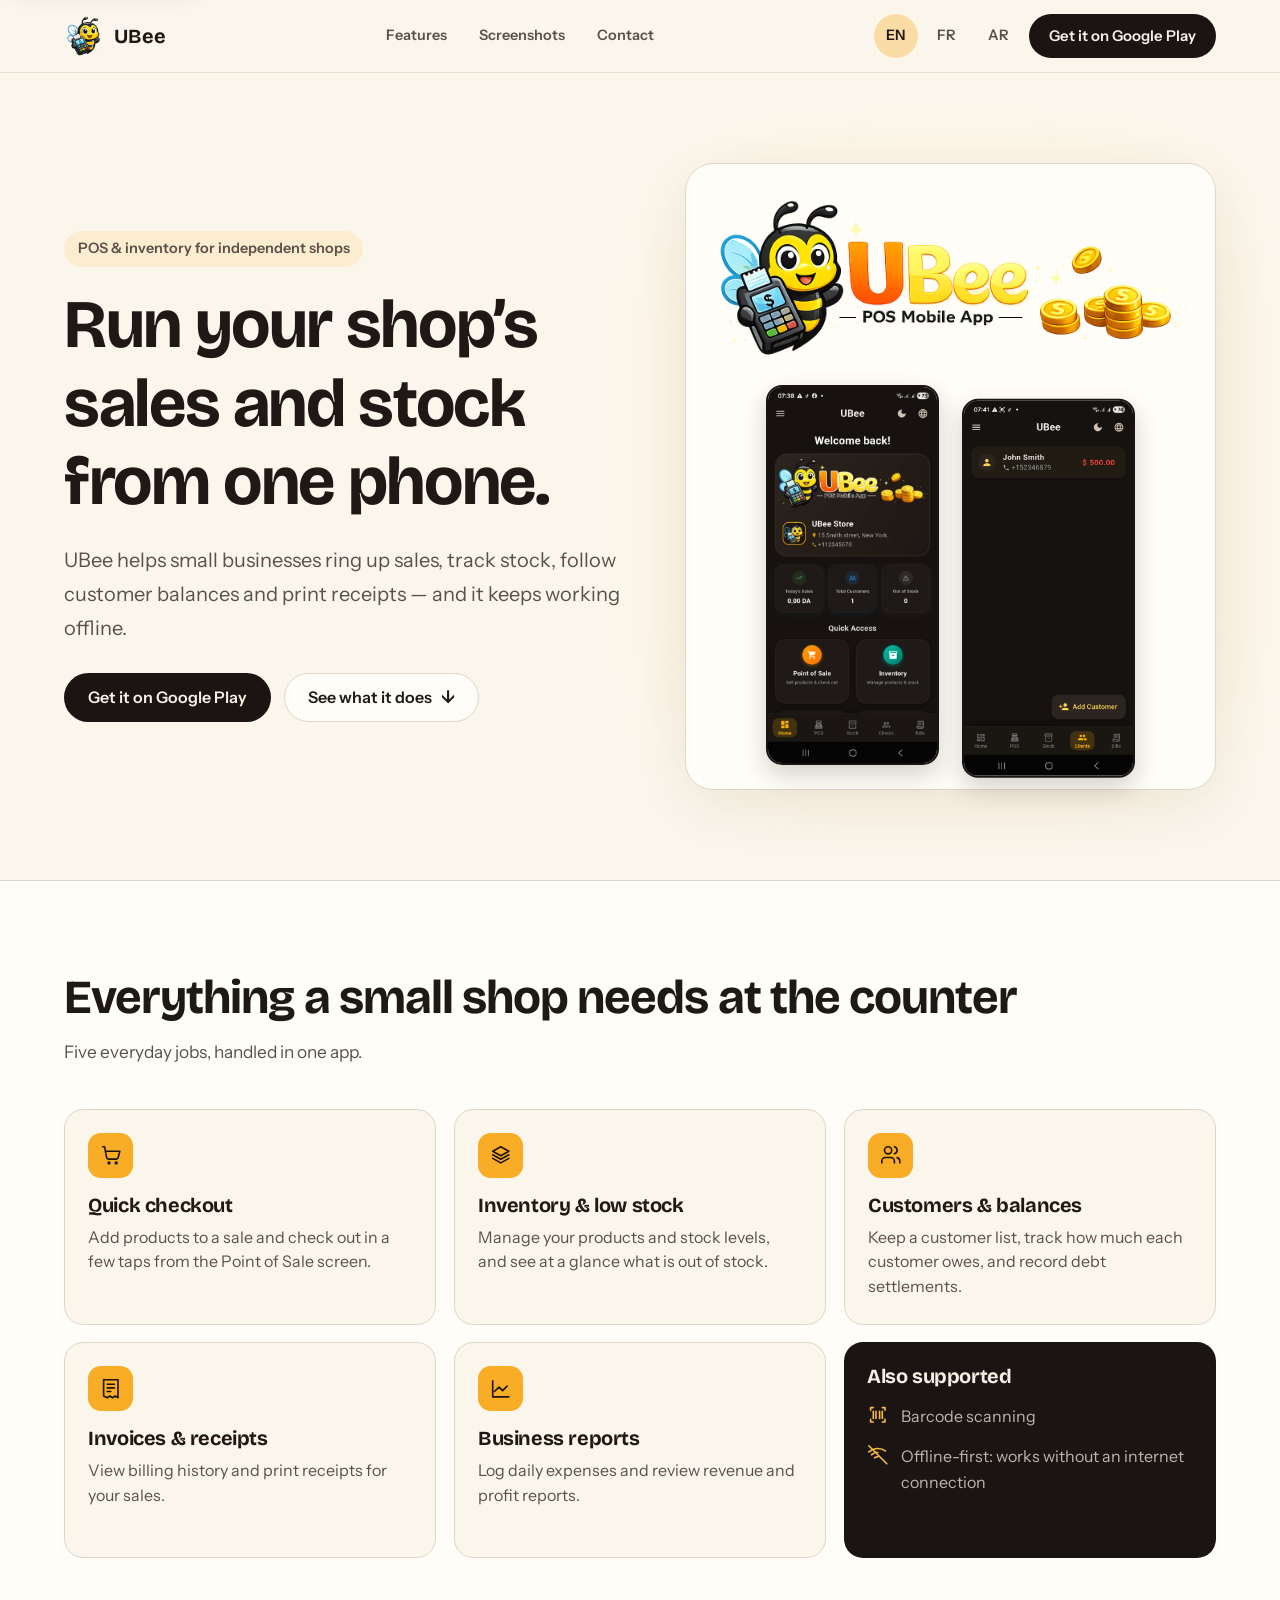
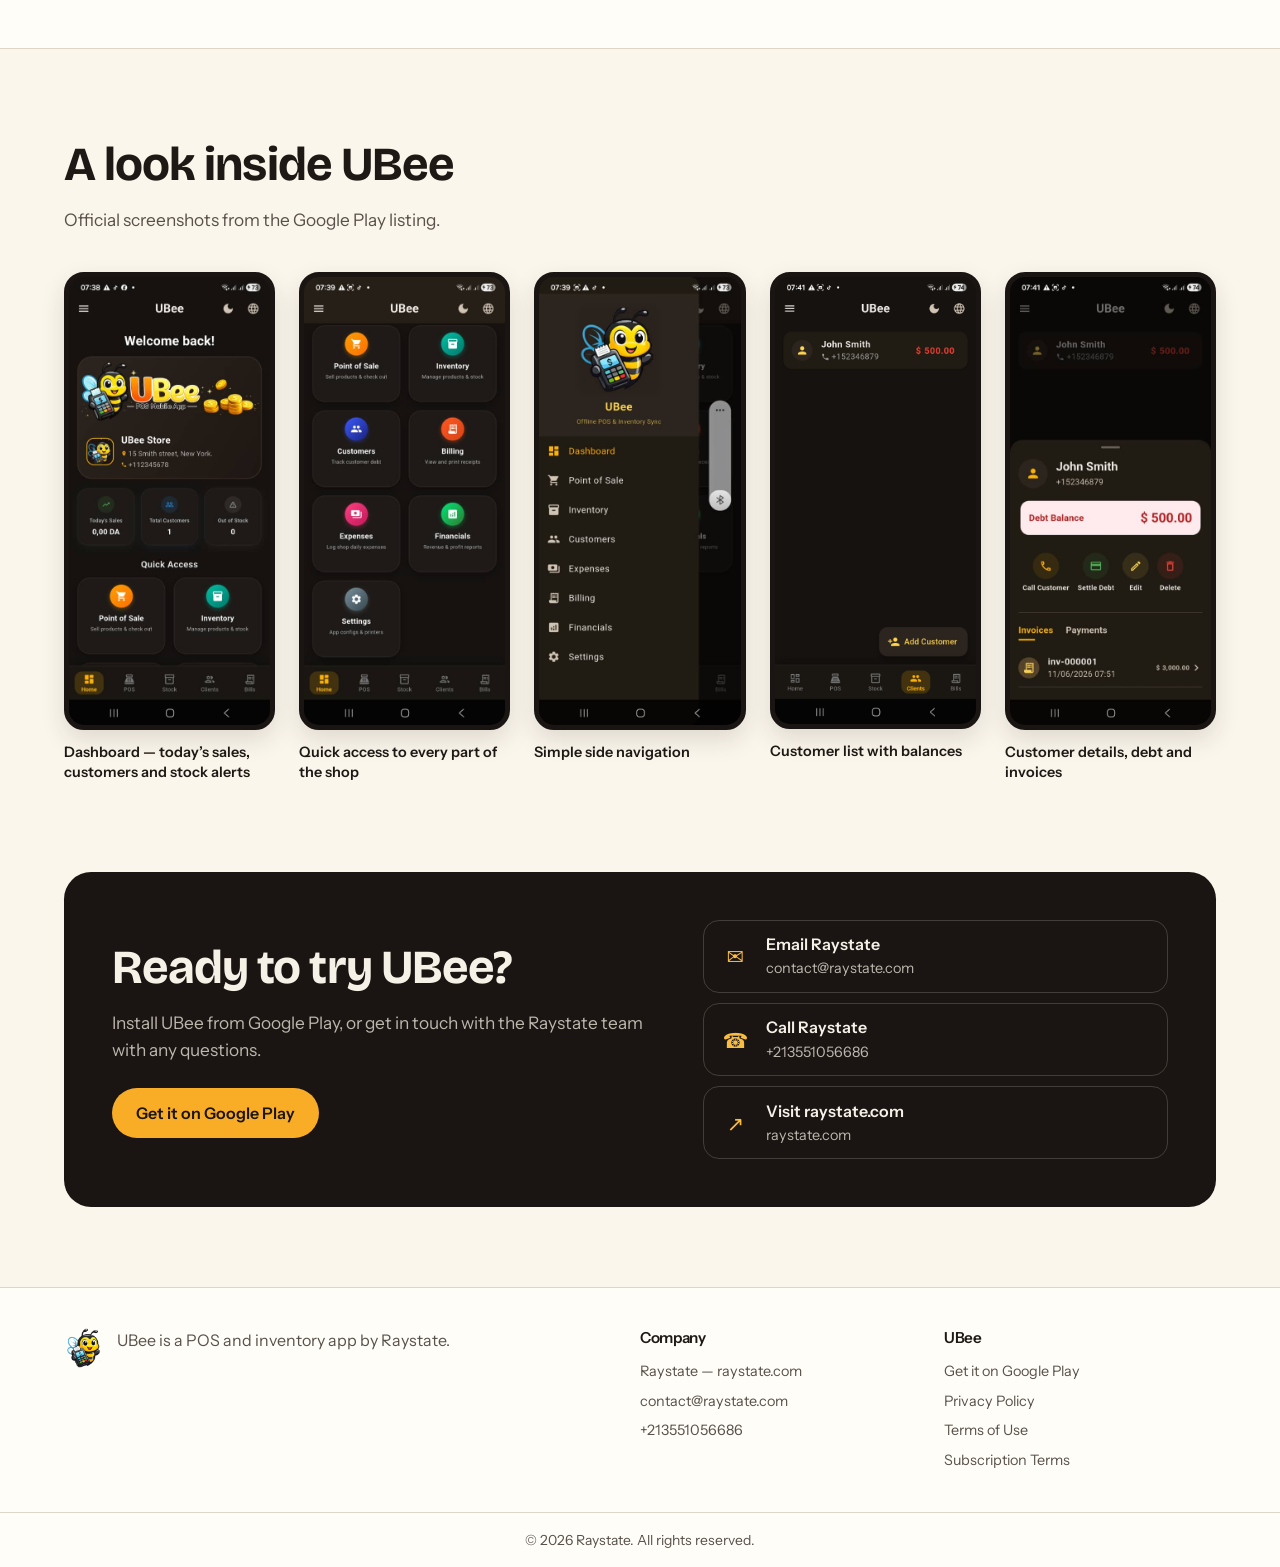
<file: index.html>
<!doctype html>
<html lang="en" dir="ltr" data-site-root="./">
<head>
  <meta charset="utf-8">
  <meta name="viewport" content="width=device-width, initial-scale=1">
  <meta name="theme-color" content="#fbf8f1">
  <title>UBee — Offline-first POS &amp; inventory app for small shops | Raystate</title>
  <meta name="description" content="UBee by Raystate helps independent shops ring up sales, track stock, follow customer balances, print receipts and view reports — even offline. Get it on Google Play.">
  <meta name="author" content="Raystate">
  <link rel="canonical" href="https://ubee.raystate.com/">
  <link rel="alternate" hreflang="en" href="https://ubee.raystate.com/">
  <link rel="alternate" hreflang="fr" href="https://ubee.raystate.com/fr/">
  <link rel="alternate" hreflang="ar" href="https://ubee.raystate.com/ar/">
  <link rel="alternate" hreflang="x-default" href="https://ubee.raystate.com/">
  <meta property="og:type" content="website">
  <meta property="og:site_name" content="UBee by Raystate">
  <meta property="og:title" content="UBee — Offline-first POS &amp; inventory app for small shops | Raystate">
  <meta property="og:description" content="UBee by Raystate helps independent shops ring up sales, track stock, follow customer balances, print receipts and view reports — even offline. Get it on Google Play.">
  <meta property="og:url" content="https://ubee.raystate.com/">
  <meta property="og:image" content="https://ubee.raystate.com/assets/ubee-pos-banner.png">
  <meta property="og:locale" content="en_US">
  <meta name="twitter:card" content="summary_large_image">
  <link rel="icon" href="./assets/ubee-app-icon.png" type="image/png">
  <link rel="preload" href="./assets/fonts/instrument-latin.woff2" as="font" type="font/woff2" crossorigin>
  <link rel="stylesheet" href="./assets/styles.css?v=1">
  <script src="./assets/script.js?v=1" defer></script>
</head>
<body>
  <a class="skip-link" href="#main">Skip to main content</a>
  <header class="site-header">
    <div class="header-inner">
      <a class="brand" href="./" aria-label="UBee by Raystate — home"><img src="./assets/ubee-app-icon.png" alt="" width="40" height="40"><span dir="ltr">UBee</span></a>
      <nav class="primary-nav" aria-label="Features"><a href="#features">Features</a><a href="#gallery">Screenshots</a><a href="#contact">Contact</a></nav>
      <div class="header-actions"><nav class="language-nav" aria-label="Language"><a href="./" hreflang="en" lang="en" aria-current="page">EN</a><a href="./fr/" hreflang="fr" lang="fr">FR</a><a href="./ar/" hreflang="ar" lang="ar">AR</a></nav><a class="button button-dark header-download" href="https://play.google.com/store/apps/details?id=com.raystate.ubee&hl=en" target="_blank" rel="noopener noreferrer" aria-label="Get UBee on Google Play (opens in a new tab)">Get it on Google Play</a></div>
      <details class="mobile-menu">
        <summary aria-label="Menu"><span>Menu</span><span class="menu-glyph" aria-hidden="true"><i></i><i></i></span></summary>
        <div class="mobile-panel">
          <nav class="mobile-links" aria-label="Features"><a href="#features">Features</a><a href="#gallery">Screenshots</a><a href="#contact">Contact</a></nav>
          <nav class="language-nav" aria-label="Language"><a href="./" hreflang="en" lang="en" aria-current="page">EN</a><a href="./fr/" hreflang="fr" lang="fr">FR</a><a href="./ar/" hreflang="ar" lang="ar">AR</a></nav>
          <a class="button button-dark" href="https://play.google.com/store/apps/details?id=com.raystate.ubee&hl=en" target="_blank" rel="noopener noreferrer" aria-label="Get UBee on Google Play (opens in a new tab)">Get it on Google Play</a>
        </div>
      </details>
    </div>
  </header>

  <main id="main">
    <section class="hero section-wrap">
      <div class="hero-copy">
        <p class="eyebrow">POS &amp; inventory for independent shops</p>
        <h1>Run your shop’s sales and stock from one phone.</h1>
        <p class="hero-description">UBee helps small businesses ring up sales, track stock, follow customer balances and print receipts — and it keeps working offline.</p>
        <div class="hero-actions">
          <a class="button button-dark button-large" href="https://play.google.com/store/apps/details?id=com.raystate.ubee&hl=en" target="_blank" rel="noopener noreferrer" aria-label="Get UBee on Google Play (opens in a new tab)">Get it on Google Play</a>
          <a class="button button-outline button-large" href="#features">See what it does<span aria-hidden="true">↓</span></a>
        </div>
      </div>
      <div class="hero-art">
        <div class="hero-card">
          <img class="hero-banner" src="./assets/ubee-pos-banner.png" alt="UBee POS Mobile App banner with the UBee bee mascot holding a card terminal" width="1198" height="444" fetchpriority="high">
          <div class="hero-phones">
            <img src="./assets/ubee-play-01.jpg" alt="UBee home dashboard showing today’s sales, total customers, out-of-stock count and quick access tiles" width="485" height="1080" fetchpriority="high">
            <img src="./assets/ubee-play-05.jpg" alt="UBee customers list showing a customer with an outstanding balance and an Add Customer button" width="1080" height="2400" loading="lazy">
          </div>
        </div>
      </div>
    </section>

    <section id="features" class="features-section section-wrap" aria-labelledby="features-title">
      <div class="section-heading"><h2 id="features-title">Everything a small shop needs at the counter</h2><p>Five everyday jobs, handled in one app.</p></div>
      <ul class="feature-grid"><li class="feature-card"><span class="icon-box"><svg class="feature-icon" aria-hidden="true" viewBox="0 0 24 24" fill="none" stroke="currentColor" stroke-width="1.8" stroke-linecap="round" stroke-linejoin="round"><path d="M3 3h2l2.4 12.2a2 2 0 0 0 2 1.6h8.8a2 2 0 0 0 1.9-1.4L22 8H6"/><circle cx="10" cy="21" r="1"/><circle cx="18" cy="21" r="1"/></svg></span><h3>Quick checkout</h3><p>Add products to a sale and check out in a few taps from the Point of Sale screen.</p></li>
<li class="feature-card"><span class="icon-box"><svg class="feature-icon" aria-hidden="true" viewBox="0 0 24 24" fill="none" stroke="currentColor" stroke-width="1.8" stroke-linecap="round" stroke-linejoin="round"><path d="m12 3 9 5-9 5-9-5 9-5Z"/><path d="m3 12 9 5 9-5M3 16l9 5 9-5"/></svg></span><h3>Inventory &amp; low stock</h3><p>Manage your products and stock levels, and see at a glance what is out of stock.</p></li>
<li class="feature-card"><span class="icon-box"><svg class="feature-icon" aria-hidden="true" viewBox="0 0 24 24" fill="none" stroke="currentColor" stroke-width="1.8" stroke-linecap="round" stroke-linejoin="round"><path d="M16 21v-2a4 4 0 0 0-4-4H6a4 4 0 0 0-4 4v2"/><circle cx="9" cy="7" r="4"/><path d="M22 21v-2a4 4 0 0 0-3-3.87M16 3.13a4 4 0 0 1 0 7.75"/></svg></span><h3>Customers &amp; balances</h3><p>Keep a customer list, track how much each customer owes, and record debt settlements.</p></li>
<li class="feature-card"><span class="icon-box"><svg class="feature-icon" aria-hidden="true" viewBox="0 0 24 24" fill="none" stroke="currentColor" stroke-width="1.8" stroke-linecap="round" stroke-linejoin="round"><path d="M4 2h16v20l-3-2-3 2-3-2-3 2-4-2V2Z"/><path d="M8 7h8M8 11h8M8 15h4"/></svg></span><h3>Invoices &amp; receipts</h3><p>View billing history and print receipts for your sales.</p></li>
<li class="feature-card"><span class="icon-box"><svg class="feature-icon" aria-hidden="true" viewBox="0 0 24 24" fill="none" stroke="currentColor" stroke-width="1.8" stroke-linecap="round" stroke-linejoin="round"><path d="M3 3v18h18"/><path d="m19 9-5 5-4-4-5 5"/></svg></span><h3>Business reports</h3><p>Log daily expenses and review revenue and profit reports.</p></li>
        <li class="capability-card"><h3>Also supported</h3><ul><li><svg class="feature-icon" aria-hidden="true" viewBox="0 0 24 24" fill="none" stroke="currentColor" stroke-width="1.8" stroke-linecap="round" stroke-linejoin="round"><path d="M4 7V4h3M20 7V4h-3M4 17v3h3M20 17v3h-3"/><path d="M7 8v8m3-8v8m4-8v8m3-8v8"/></svg><span>Barcode scanning</span></li><li><svg class="feature-icon" aria-hidden="true" viewBox="0 0 24 24" fill="none" stroke="currentColor" stroke-width="1.8" stroke-linecap="round" stroke-linejoin="round"><path d="M2 8.8a15 15 0 0 1 18.5-1.1M5 12a10 10 0 0 1 7-2.8M8.5 15.5a5 5 0 0 1 3.5-1.4M2 2l20 20"/></svg><span>Offline-first: works without an internet connection</span></li></ul></li>
      </ul>
    </section>

    <section id="gallery" class="gallery-section section-wrap" aria-labelledby="gallery-title">
      <div class="section-heading"><h2 id="gallery-title">A look inside UBee</h2><p>Official screenshots from the Google Play listing.</p></div>
      <ul class="gallery-grid"><li><figure><div class="phone-frame"><img src="./assets/ubee-play-01.jpg" alt="UBee home dashboard showing today’s sales, total customers, out-of-stock count and quick access tiles" loading="lazy" decoding="async" width="485" height="1080"></div><figcaption>Dashboard — today’s sales, customers and stock alerts</figcaption></figure></li>
<li><figure><div class="phone-frame"><img src="./assets/ubee-play-03.jpg" alt="UBee quick access grid with Point of Sale, Inventory, Customers, Billing, Expenses, Financials and Settings" loading="lazy" decoding="async" width="485" height="1080"></div><figcaption>Quick access to every part of the shop</figcaption></figure></li>
<li><figure><div class="phone-frame"><img src="./assets/ubee-play-04.jpg" alt="UBee side navigation menu listing Dashboard, Point of Sale, Inventory, Customers, Expenses, Billing, Financials and Settings" loading="lazy" decoding="async" width="485" height="1080"></div><figcaption>Simple side navigation</figcaption></figure></li>
<li><figure><div class="phone-frame"><img src="./assets/ubee-play-05.jpg" alt="UBee customers list showing a customer with an outstanding balance and an Add Customer button" loading="lazy" decoding="async" width="1080" height="2400"></div><figcaption>Customer list with balances</figcaption></figure></li>
<li><figure><div class="phone-frame"><img src="./assets/ubee-play-06.jpg" alt="UBee customer detail sheet with debt balance, call, settle debt, edit and delete actions, and invoice history" loading="lazy" decoding="async" width="485" height="1080"></div><figcaption>Customer details, debt and invoices</figcaption></figure></li></ul>
    </section>

    <section id="contact" class="contact-section section-wrap" aria-labelledby="contact-title">
      <div class="contact-card">
        <div class="contact-copy"><h2 id="contact-title">Ready to try UBee?</h2><p>Install UBee from Google Play, or get in touch with the Raystate team with any questions.</p><a class="button button-gold button-large" href="https://play.google.com/store/apps/details?id=com.raystate.ubee&hl=en" target="_blank" rel="noopener noreferrer" aria-label="Get UBee on Google Play (opens in a new tab)">Get it on Google Play</a></div>
        <ul class="contact-list">
          <li><a href="mailto:contact@raystate.com"><span class="contact-icon" aria-hidden="true">✉</span><span><strong>Email Raystate</strong><bdi>contact@raystate.com</bdi></span></a></li>
          <li><a href="tel:+213551056686"><span class="contact-icon" aria-hidden="true">☎</span><span><strong>Call Raystate</strong><bdi>+213551056686</bdi></span></a></li>
          <li><a href="https://raystate.com" target="_blank" rel="noopener noreferrer"><span class="contact-icon" aria-hidden="true">↗</span><span><strong>Visit raystate.com</strong><bdi>raystate.com</bdi></span></a></li>
        </ul>
      </div>
    </section>
  </main>

  <footer class="site-footer">
    <div class="footer-grid">
      <div class="footer-brand"><img src="./assets/ubee-app-icon.png" alt="" width="40" height="40" loading="lazy"><p>UBee is a POS and inventory app by Raystate.</p></div>
      <div><h2>Company</h2><ul><li><a href="https://raystate.com" target="_blank" rel="noopener noreferrer">Raystate — raystate.com</a></li><li><a href="mailto:contact@raystate.com" dir="ltr">contact@raystate.com</a></li><li><a href="tel:+213551056686" dir="ltr">+213551056686</a></li></ul></div>
      <div><h2>UBee</h2><ul><li><a href="https://play.google.com/store/apps/details?id=com.raystate.ubee&hl=en" target="_blank" rel="noopener noreferrer" aria-label="Get UBee on Google Play (opens in a new tab)">Get it on Google Play</a></li><li><a href="legal/en/privacy-policy/">Privacy Policy</a></li><li><a href="legal/en/terms-of-use/">Terms of Use</a></li><li><a href="legal/en/subscription-terms/">Subscription Terms</a></li></ul></div>
    </div>
    <p class="copyright">© <span data-current-year>2026</span> Raystate. All rights reserved.</p>
  </footer>
</body>
</html>
</file>
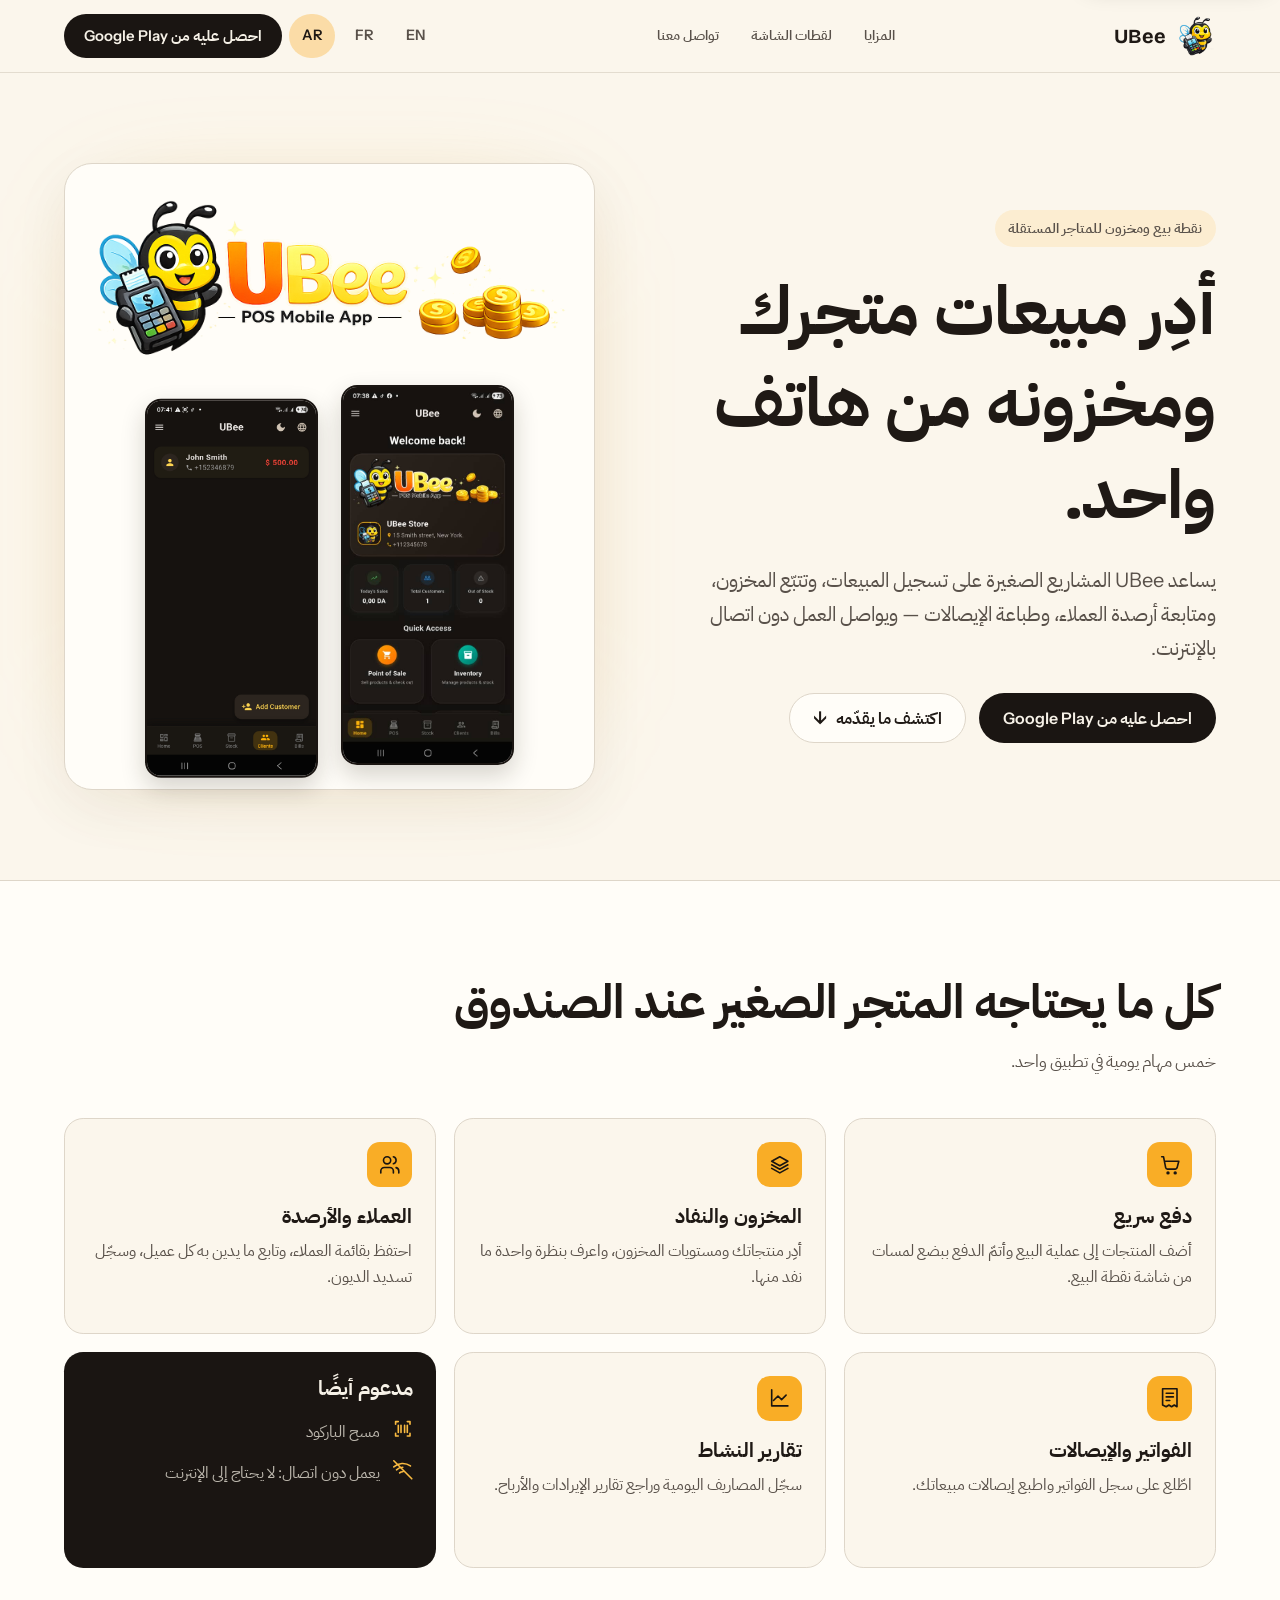
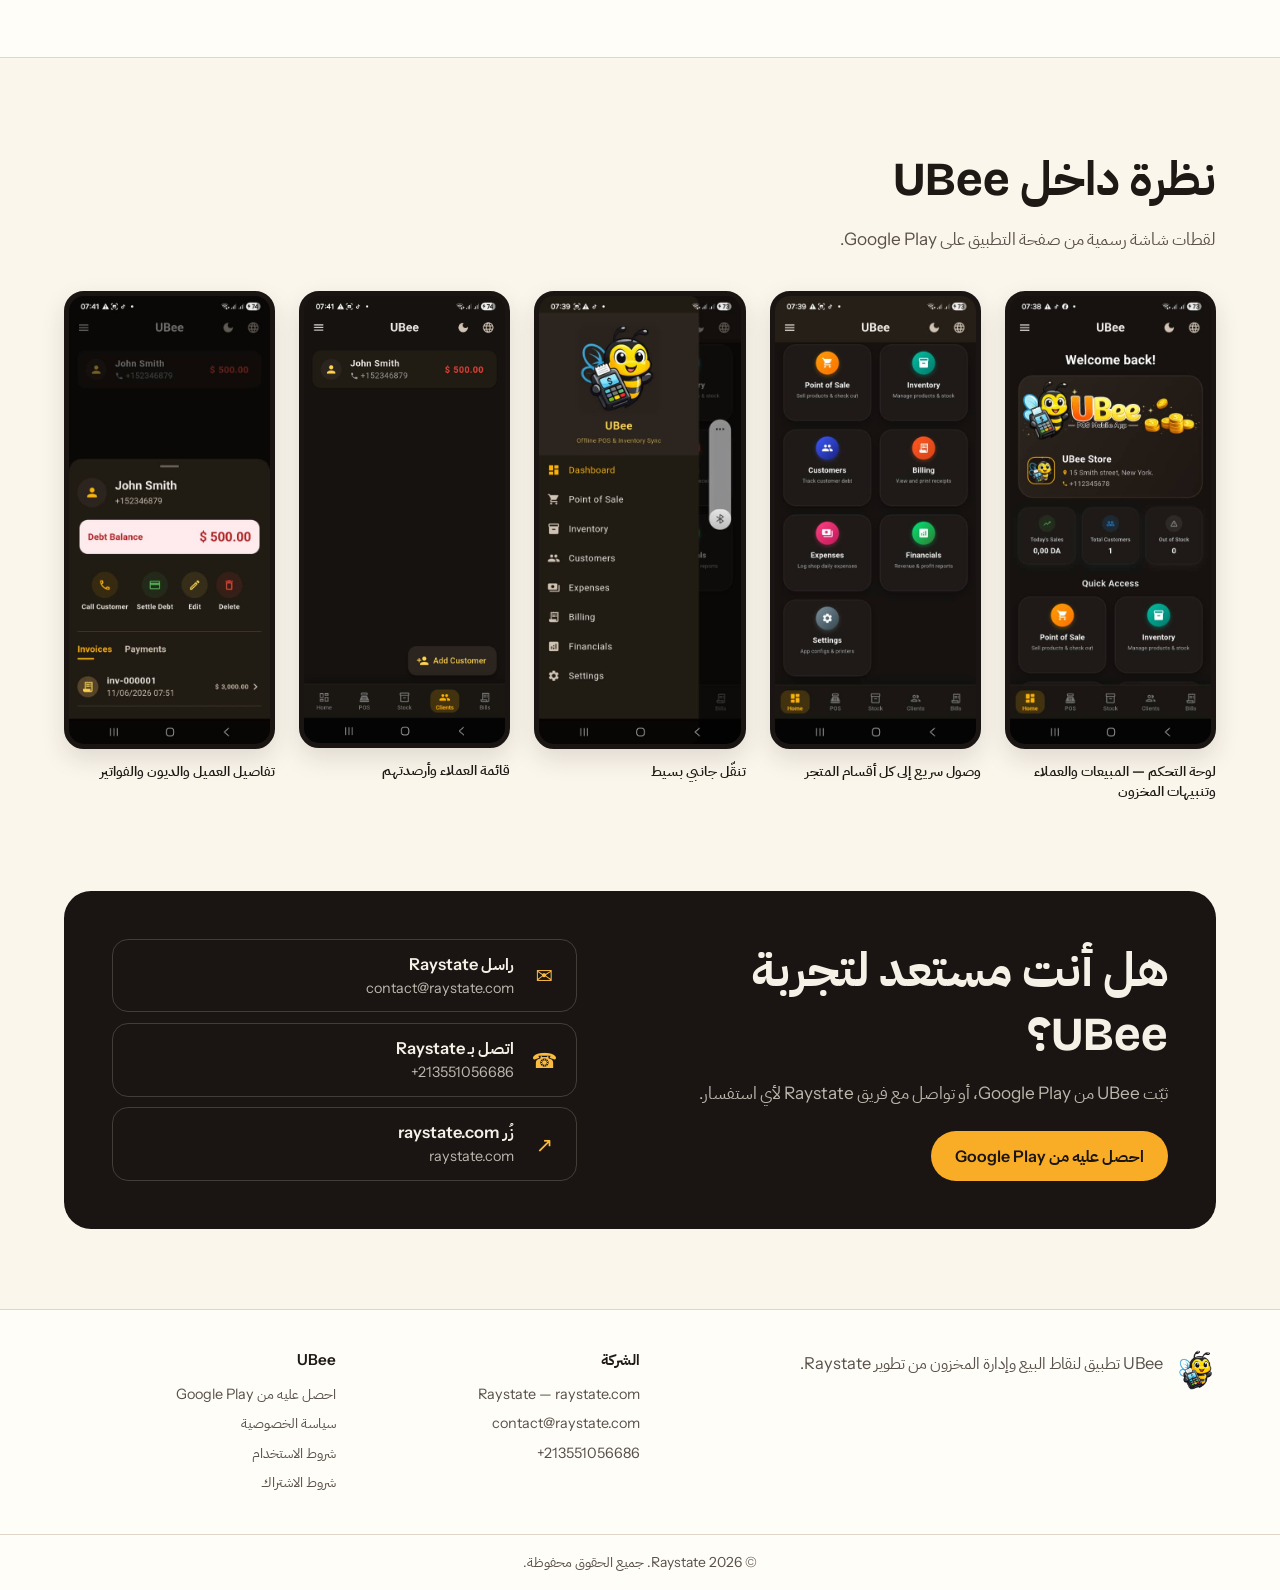
<file: ar/index.html>
<!doctype html>
<html lang="ar" dir="rtl" data-site-root="../">
<head>
  <meta charset="utf-8">
  <meta name="viewport" content="width=device-width, initial-scale=1">
  <meta name="theme-color" content="#fbf8f1">
  <title>UBee — نقطة بيع ومخزون للمتاجر الصغيرة | Raystate</title>
  <meta name="description" content="يساعد UBee المتاجر المستقلة على تسجيل المبيعات وتتبع المخزون وأرصدة العملاء وطباعة الإيصالات، حتى دون اتصال بالإنترنت.">
  <meta name="author" content="Raystate">
  <link rel="canonical" href="https://ubee.raystate.com/ar/">
  <link rel="alternate" hreflang="en" href="https://ubee.raystate.com/">
  <link rel="alternate" hreflang="fr" href="https://ubee.raystate.com/fr/">
  <link rel="alternate" hreflang="ar" href="https://ubee.raystate.com/ar/">
  <link rel="alternate" hreflang="x-default" href="https://ubee.raystate.com/">
  <meta property="og:type" content="website">
  <meta property="og:site_name" content="UBee by Raystate">
  <meta property="og:title" content="UBee — نقطة بيع ومخزون للمتاجر الصغيرة | Raystate">
  <meta property="og:description" content="يساعد UBee المتاجر المستقلة على تسجيل المبيعات وتتبع المخزون وأرصدة العملاء وطباعة الإيصالات، حتى دون اتصال بالإنترنت.">
  <meta property="og:url" content="https://ubee.raystate.com/ar/">
  <meta property="og:image" content="https://ubee.raystate.com/assets/ubee-pos-banner.png">
  <meta property="og:locale" content="ar_DZ">
  <meta name="twitter:card" content="summary_large_image">
  <link rel="icon" href="../assets/ubee-app-icon.png" type="image/png">
  <link rel="preload" href="../assets/fonts/instrument-latin.woff2" as="font" type="font/woff2" crossorigin>
  <link rel="stylesheet" href="../assets/styles.css?v=1">
  <script src="../assets/script.js?v=1" defer></script>
</head>
<body>
  <a class="skip-link" href="#main">انتقل إلى المحتوى الرئيسي</a>
  <header class="site-header">
    <div class="header-inner">
      <a class="brand" href="../" aria-label="UBee من Raystate — الصفحة الرئيسية"><img src="../assets/ubee-app-icon.png" alt="" width="40" height="40"><span dir="ltr">UBee</span></a>
      <nav class="primary-nav" aria-label="المزايا"><a href="#features">المزايا</a><a href="#gallery">لقطات الشاشة</a><a href="#contact">تواصل معنا</a></nav>
      <div class="header-actions"><nav class="language-nav" aria-label="اللغة"><a href="../" hreflang="en" lang="en">EN</a><a href="../fr/" hreflang="fr" lang="fr">FR</a><a href="../ar/" hreflang="ar" lang="ar" aria-current="page">AR</a></nav><a class="button button-dark header-download" href="https://play.google.com/store/apps/details?id=com.raystate.ubee&hl=en" target="_blank" rel="noopener noreferrer" aria-label="حمّل UBee من Google Play (يفتح في علامة تبويب جديدة)">احصل عليه من Google Play</a></div>
      <details class="mobile-menu">
        <summary aria-label="القائمة"><span>القائمة</span><span class="menu-glyph" aria-hidden="true"><i></i><i></i></span></summary>
        <div class="mobile-panel">
          <nav class="mobile-links" aria-label="المزايا"><a href="#features">المزايا</a><a href="#gallery">لقطات الشاشة</a><a href="#contact">تواصل معنا</a></nav>
          <nav class="language-nav" aria-label="اللغة"><a href="../" hreflang="en" lang="en">EN</a><a href="../fr/" hreflang="fr" lang="fr">FR</a><a href="../ar/" hreflang="ar" lang="ar" aria-current="page">AR</a></nav>
          <a class="button button-dark" href="https://play.google.com/store/apps/details?id=com.raystate.ubee&hl=en" target="_blank" rel="noopener noreferrer" aria-label="حمّل UBee من Google Play (يفتح في علامة تبويب جديدة)">احصل عليه من Google Play</a>
        </div>
      </details>
    </div>
  </header>

  <main id="main">
    <section class="hero section-wrap">
      <div class="hero-copy">
        <p class="eyebrow">نقطة بيع ومخزون للمتاجر المستقلة</p>
        <h1>أدِر مبيعات متجرك ومخزونه من هاتف واحد.</h1>
        <p class="hero-description">يساعد UBee المشاريع الصغيرة على تسجيل المبيعات، وتتبّع المخزون، ومتابعة أرصدة العملاء، وطباعة الإيصالات — ويواصل العمل دون اتصال بالإنترنت.</p>
        <div class="hero-actions">
          <a class="button button-dark button-large" href="https://play.google.com/store/apps/details?id=com.raystate.ubee&hl=en" target="_blank" rel="noopener noreferrer" aria-label="حمّل UBee من Google Play (يفتح في علامة تبويب جديدة)">احصل عليه من Google Play</a>
          <a class="button button-outline button-large" href="#features">اكتشف ما يقدّمه<span aria-hidden="true">↓</span></a>
        </div>
      </div>
      <div class="hero-art">
        <div class="hero-card">
          <img class="hero-banner" src="../assets/ubee-pos-banner.png" alt="لافتة تطبيق UBee لنقاط البيع مع شخصية النحلة تحمل جهاز دفع" width="1198" height="444" fetchpriority="high">
          <div class="hero-phones">
            <img src="../assets/ubee-play-01.jpg" alt="لوحة تحكم UBee تعرض مبيعات اليوم وعدد العملاء والمنتجات النافدة وأزرار الوصول السريع" width="485" height="1080" fetchpriority="high">
            <img src="../assets/ubee-play-05.jpg" alt="قائمة عملاء UBee تعرض عميلًا عليه رصيد مستحق وزر إضافة عميل" width="1080" height="2400" loading="lazy">
          </div>
        </div>
      </div>
    </section>

    <section id="features" class="features-section section-wrap" aria-labelledby="features-title">
      <div class="section-heading"><h2 id="features-title">كل ما يحتاجه المتجر الصغير عند الصندوق</h2><p>خمس مهام يومية في تطبيق واحد.</p></div>
      <ul class="feature-grid"><li class="feature-card"><span class="icon-box"><svg class="feature-icon" aria-hidden="true" viewBox="0 0 24 24" fill="none" stroke="currentColor" stroke-width="1.8" stroke-linecap="round" stroke-linejoin="round"><path d="M3 3h2l2.4 12.2a2 2 0 0 0 2 1.6h8.8a2 2 0 0 0 1.9-1.4L22 8H6"/><circle cx="10" cy="21" r="1"/><circle cx="18" cy="21" r="1"/></svg></span><h3>دفع سريع</h3><p>أضف المنتجات إلى عملية البيع وأتمّ الدفع ببضع لمسات من شاشة نقطة البيع.</p></li>
<li class="feature-card"><span class="icon-box"><svg class="feature-icon" aria-hidden="true" viewBox="0 0 24 24" fill="none" stroke="currentColor" stroke-width="1.8" stroke-linecap="round" stroke-linejoin="round"><path d="m12 3 9 5-9 5-9-5 9-5Z"/><path d="m3 12 9 5 9-5M3 16l9 5 9-5"/></svg></span><h3>المخزون والنفاد</h3><p>أدِر منتجاتك ومستويات المخزون، واعرف بنظرة واحدة ما نفد منها.</p></li>
<li class="feature-card"><span class="icon-box"><svg class="feature-icon" aria-hidden="true" viewBox="0 0 24 24" fill="none" stroke="currentColor" stroke-width="1.8" stroke-linecap="round" stroke-linejoin="round"><path d="M16 21v-2a4 4 0 0 0-4-4H6a4 4 0 0 0-4 4v2"/><circle cx="9" cy="7" r="4"/><path d="M22 21v-2a4 4 0 0 0-3-3.87M16 3.13a4 4 0 0 1 0 7.75"/></svg></span><h3>العملاء والأرصدة</h3><p>احتفظ بقائمة العملاء، وتابع ما يدين به كل عميل، وسجّل تسديد الديون.</p></li>
<li class="feature-card"><span class="icon-box"><svg class="feature-icon" aria-hidden="true" viewBox="0 0 24 24" fill="none" stroke="currentColor" stroke-width="1.8" stroke-linecap="round" stroke-linejoin="round"><path d="M4 2h16v20l-3-2-3 2-3-2-3 2-4-2V2Z"/><path d="M8 7h8M8 11h8M8 15h4"/></svg></span><h3>الفواتير والإيصالات</h3><p>اطّلع على سجل الفواتير واطبع إيصالات مبيعاتك.</p></li>
<li class="feature-card"><span class="icon-box"><svg class="feature-icon" aria-hidden="true" viewBox="0 0 24 24" fill="none" stroke="currentColor" stroke-width="1.8" stroke-linecap="round" stroke-linejoin="round"><path d="M3 3v18h18"/><path d="m19 9-5 5-4-4-5 5"/></svg></span><h3>تقارير النشاط</h3><p>سجّل المصاريف اليومية وراجع تقارير الإيرادات والأرباح.</p></li>
        <li class="capability-card"><h3>مدعوم أيضًا</h3><ul><li><svg class="feature-icon" aria-hidden="true" viewBox="0 0 24 24" fill="none" stroke="currentColor" stroke-width="1.8" stroke-linecap="round" stroke-linejoin="round"><path d="M4 7V4h3M20 7V4h-3M4 17v3h3M20 17v3h-3"/><path d="M7 8v8m3-8v8m4-8v8m3-8v8"/></svg><span>مسح الباركود</span></li><li><svg class="feature-icon" aria-hidden="true" viewBox="0 0 24 24" fill="none" stroke="currentColor" stroke-width="1.8" stroke-linecap="round" stroke-linejoin="round"><path d="M2 8.8a15 15 0 0 1 18.5-1.1M5 12a10 10 0 0 1 7-2.8M8.5 15.5a5 5 0 0 1 3.5-1.4M2 2l20 20"/></svg><span>يعمل دون اتصال: لا يحتاج إلى الإنترنت</span></li></ul></li>
      </ul>
    </section>

    <section id="gallery" class="gallery-section section-wrap" aria-labelledby="gallery-title">
      <div class="section-heading"><h2 id="gallery-title">نظرة داخل UBee</h2><p>لقطات شاشة رسمية من صفحة التطبيق على Google Play.</p></div>
      <ul class="gallery-grid"><li><figure><div class="phone-frame"><img src="../assets/ubee-play-01.jpg" alt="لوحة تحكم UBee تعرض مبيعات اليوم وعدد العملاء والمنتجات النافدة وأزرار الوصول السريع" loading="lazy" decoding="async" width="485" height="1080"></div><figcaption>لوحة التحكم — المبيعات والعملاء وتنبيهات المخزون</figcaption></figure></li>
<li><figure><div class="phone-frame"><img src="../assets/ubee-play-03.jpg" alt="شبكة الوصول السريع في UBee: نقطة البيع، المخزون، العملاء، الفوترة، المصاريف، المالية والإعدادات" loading="lazy" decoding="async" width="485" height="1080"></div><figcaption>وصول سريع إلى كل أقسام المتجر</figcaption></figure></li>
<li><figure><div class="phone-frame"><img src="../assets/ubee-play-04.jpg" alt="القائمة الجانبية في UBee: لوحة التحكم، نقطة البيع، المخزون، العملاء، المصاريف، الفوترة، المالية والإعدادات" loading="lazy" decoding="async" width="485" height="1080"></div><figcaption>تنقّل جانبي بسيط</figcaption></figure></li>
<li><figure><div class="phone-frame"><img src="../assets/ubee-play-05.jpg" alt="قائمة عملاء UBee تعرض عميلًا عليه رصيد مستحق وزر إضافة عميل" loading="lazy" decoding="async" width="1080" height="2400"></div><figcaption>قائمة العملاء وأرصدتهم</figcaption></figure></li>
<li><figure><div class="phone-frame"><img src="../assets/ubee-play-06.jpg" alt="تفاصيل عميل في UBee مع رصيد الدين وأزرار الاتصال والتسديد والتعديل والحذف وسجل الفواتير" loading="lazy" decoding="async" width="485" height="1080"></div><figcaption>تفاصيل العميل والديون والفواتير</figcaption></figure></li></ul>
    </section>

    <section id="contact" class="contact-section section-wrap" aria-labelledby="contact-title">
      <div class="contact-card">
        <div class="contact-copy"><h2 id="contact-title">هل أنت مستعد لتجربة UBee؟</h2><p>ثبّت UBee من Google Play، أو تواصل مع فريق Raystate لأي استفسار.</p><a class="button button-gold button-large" href="https://play.google.com/store/apps/details?id=com.raystate.ubee&hl=en" target="_blank" rel="noopener noreferrer" aria-label="حمّل UBee من Google Play (يفتح في علامة تبويب جديدة)">احصل عليه من Google Play</a></div>
        <ul class="contact-list">
          <li><a href="mailto:contact@raystate.com"><span class="contact-icon" aria-hidden="true">✉</span><span><strong>راسل Raystate</strong><bdi>contact@raystate.com</bdi></span></a></li>
          <li><a href="tel:+213551056686"><span class="contact-icon" aria-hidden="true">☎</span><span><strong>اتصل بـ Raystate</strong><bdi>+213551056686</bdi></span></a></li>
          <li><a href="https://raystate.com" target="_blank" rel="noopener noreferrer"><span class="contact-icon" aria-hidden="true">↗</span><span><strong>زُر raystate.com</strong><bdi>raystate.com</bdi></span></a></li>
        </ul>
      </div>
    </section>
  </main>

  <footer class="site-footer">
    <div class="footer-grid">
      <div class="footer-brand"><img src="../assets/ubee-app-icon.png" alt="" width="40" height="40" loading="lazy"><p>UBee تطبيق لنقاط البيع وإدارة المخزون من تطوير Raystate.</p></div>
      <div><h2>الشركة</h2><ul><li><a href="https://raystate.com" target="_blank" rel="noopener noreferrer">Raystate — raystate.com</a></li><li><a href="mailto:contact@raystate.com" dir="ltr">contact@raystate.com</a></li><li><a href="tel:+213551056686" dir="ltr">+213551056686</a></li></ul></div>
      <div><h2>UBee</h2><ul><li><a href="https://play.google.com/store/apps/details?id=com.raystate.ubee&hl=en" target="_blank" rel="noopener noreferrer" aria-label="حمّل UBee من Google Play (يفتح في علامة تبويب جديدة)">احصل عليه من Google Play</a></li><li><a href="../legal/ar/privacy-policy/">سياسة الخصوصية</a></li><li><a href="../legal/ar/terms-of-use/">شروط الاستخدام</a></li><li><a href="../legal/ar/subscription-terms/">شروط الاشتراك</a></li></ul></div>
    </div>
    <p class="copyright">© <span data-current-year>2026</span> Raystate. جميع الحقوق محفوظة.</p>
  </footer>
</body>
</html>
</file>
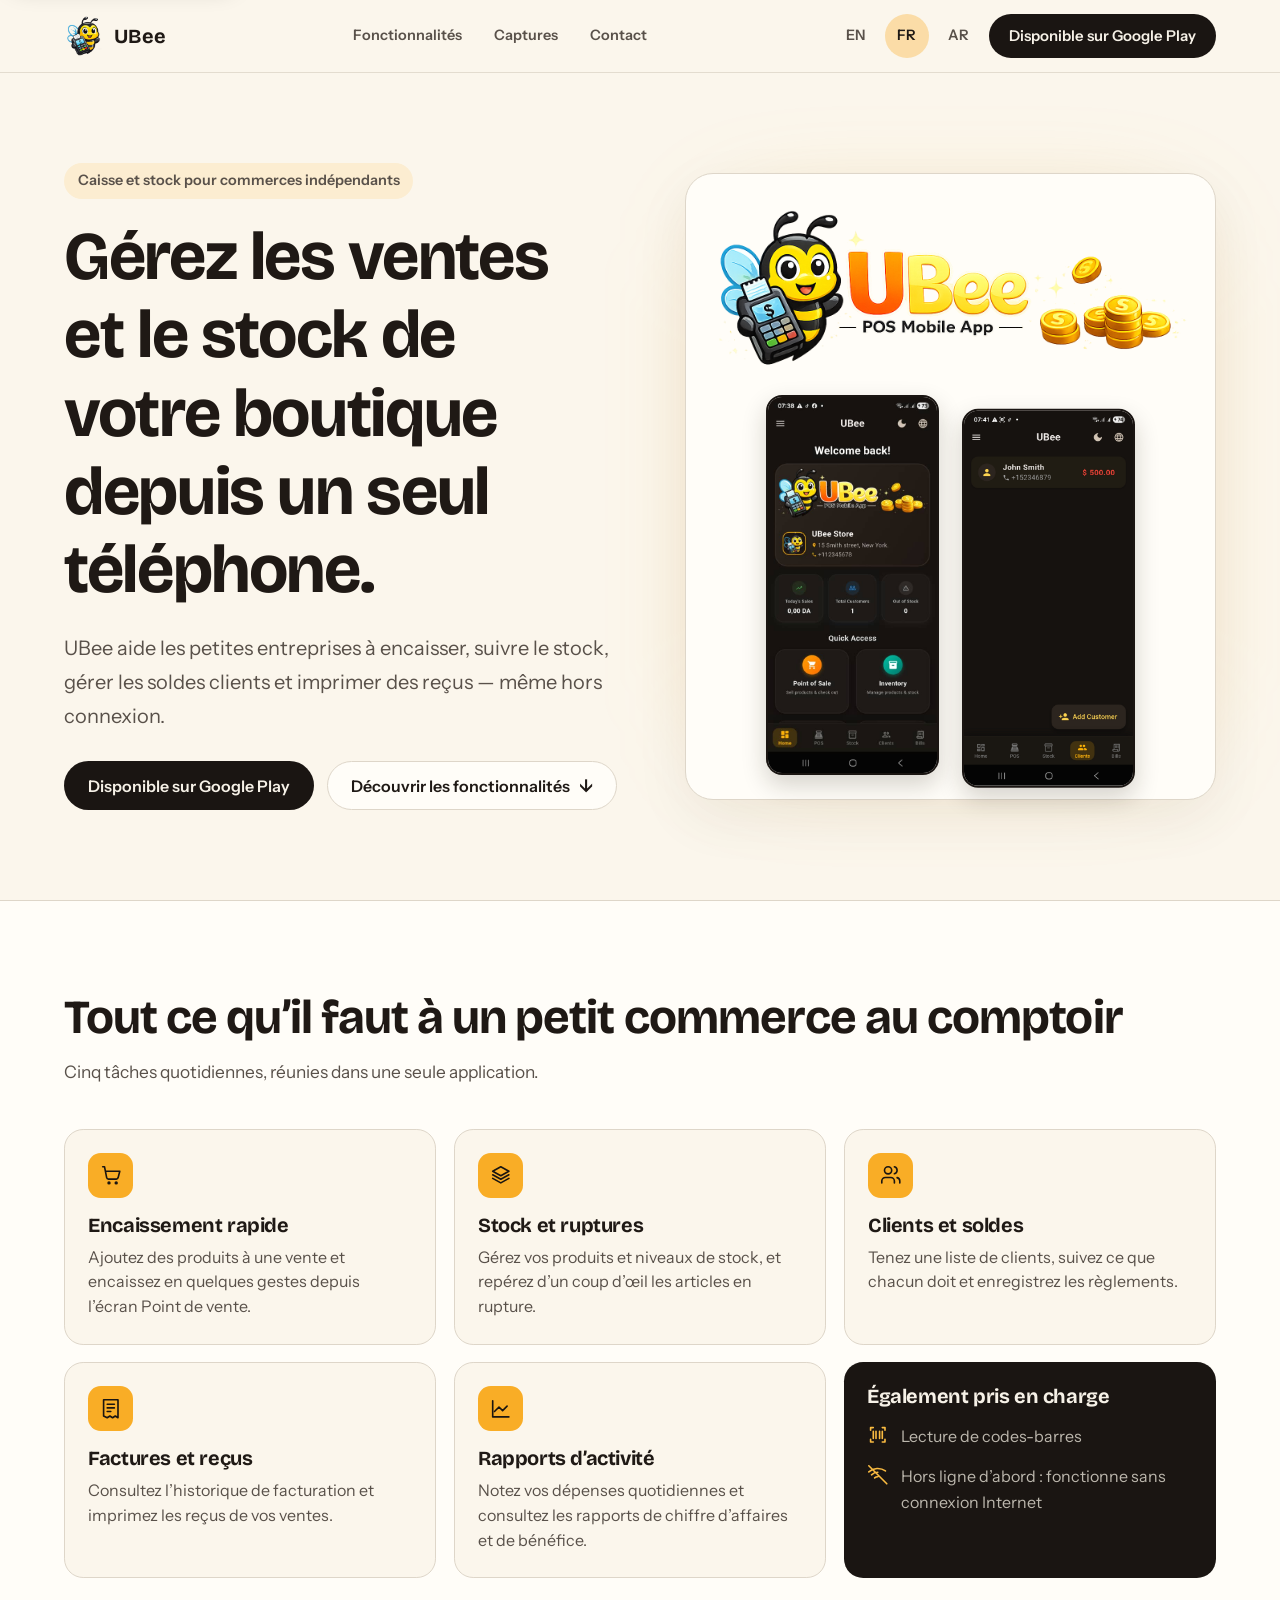
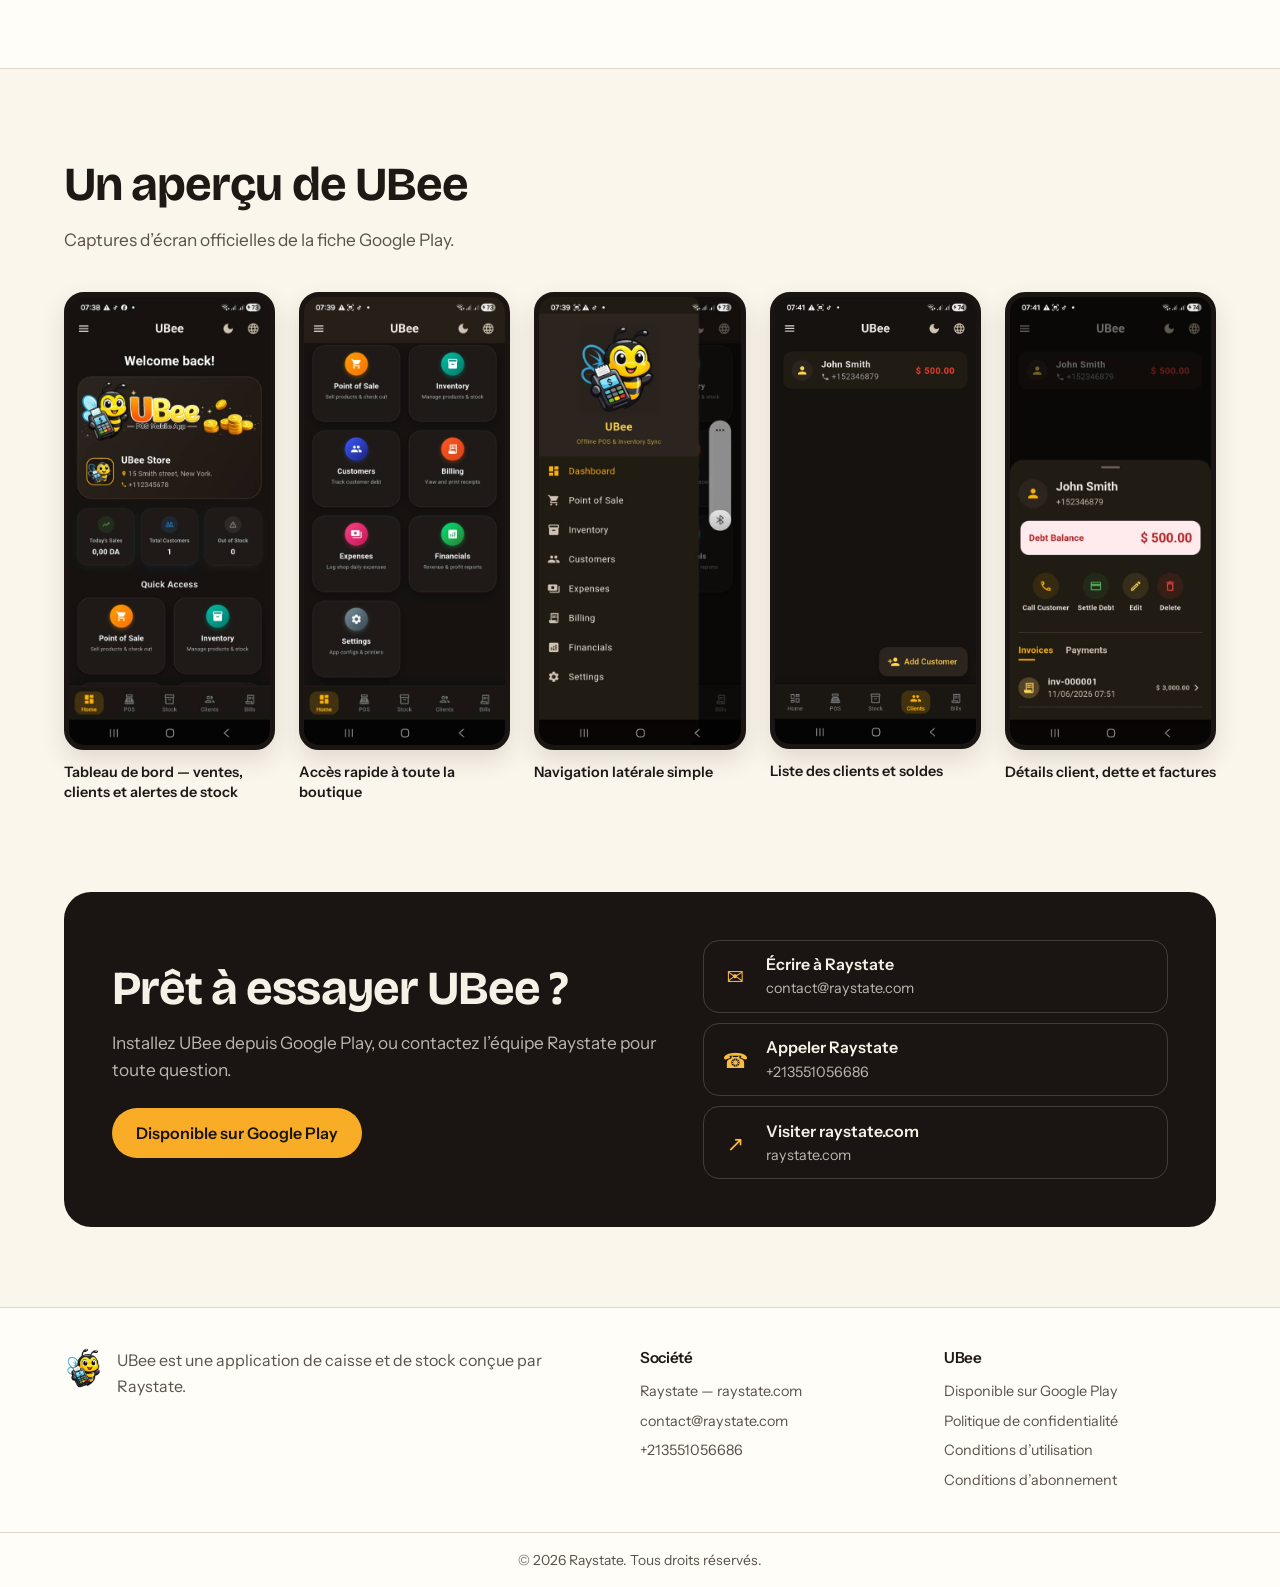
<file: fr/index.html>
<!doctype html>
<html lang="fr" dir="ltr" data-site-root="../">
<head>
  <meta charset="utf-8">
  <meta name="viewport" content="width=device-width, initial-scale=1">
  <meta name="theme-color" content="#fbf8f1">
  <title>UBee — Caisse et gestion de stock hors ligne pour les petits commerces | Raystate</title>
  <meta name="description" content="UBee aide les commerces indépendants à encaisser, suivre le stock, gérer les soldes clients et imprimer des reçus — même hors connexion.">
  <meta name="author" content="Raystate">
  <link rel="canonical" href="https://ubee.raystate.com/fr/">
  <link rel="alternate" hreflang="en" href="https://ubee.raystate.com/">
  <link rel="alternate" hreflang="fr" href="https://ubee.raystate.com/fr/">
  <link rel="alternate" hreflang="ar" href="https://ubee.raystate.com/ar/">
  <link rel="alternate" hreflang="x-default" href="https://ubee.raystate.com/">
  <meta property="og:type" content="website">
  <meta property="og:site_name" content="UBee by Raystate">
  <meta property="og:title" content="UBee — Caisse et gestion de stock hors ligne pour les petits commerces | Raystate">
  <meta property="og:description" content="UBee aide les commerces indépendants à encaisser, suivre le stock, gérer les soldes clients et imprimer des reçus — même hors connexion.">
  <meta property="og:url" content="https://ubee.raystate.com/fr/">
  <meta property="og:image" content="https://ubee.raystate.com/assets/ubee-pos-banner.png">
  <meta property="og:locale" content="fr_FR">
  <meta name="twitter:card" content="summary_large_image">
  <link rel="icon" href="../assets/ubee-app-icon.png" type="image/png">
  <link rel="preload" href="../assets/fonts/instrument-latin.woff2" as="font" type="font/woff2" crossorigin>
  <link rel="stylesheet" href="../assets/styles.css?v=1">
  <script src="../assets/script.js?v=1" defer></script>
</head>
<body>
  <a class="skip-link" href="#main">Aller au contenu principal</a>
  <header class="site-header">
    <div class="header-inner">
      <a class="brand" href="../" aria-label="UBee par Raystate — accueil"><img src="../assets/ubee-app-icon.png" alt="" width="40" height="40"><span dir="ltr">UBee</span></a>
      <nav class="primary-nav" aria-label="Fonctionnalités"><a href="#features">Fonctionnalités</a><a href="#gallery">Captures</a><a href="#contact">Contact</a></nav>
      <div class="header-actions"><nav class="language-nav" aria-label="Langue"><a href="../" hreflang="en" lang="en">EN</a><a href="../fr/" hreflang="fr" lang="fr" aria-current="page">FR</a><a href="../ar/" hreflang="ar" lang="ar">AR</a></nav><a class="button button-dark header-download" href="https://play.google.com/store/apps/details?id=com.raystate.ubee&hl=en" target="_blank" rel="noopener noreferrer" aria-label="Télécharger UBee sur Google Play (nouvel onglet)">Disponible sur Google Play</a></div>
      <details class="mobile-menu">
        <summary aria-label="Menu"><span>Menu</span><span class="menu-glyph" aria-hidden="true"><i></i><i></i></span></summary>
        <div class="mobile-panel">
          <nav class="mobile-links" aria-label="Fonctionnalités"><a href="#features">Fonctionnalités</a><a href="#gallery">Captures</a><a href="#contact">Contact</a></nav>
          <nav class="language-nav" aria-label="Langue"><a href="../" hreflang="en" lang="en">EN</a><a href="../fr/" hreflang="fr" lang="fr" aria-current="page">FR</a><a href="../ar/" hreflang="ar" lang="ar">AR</a></nav>
          <a class="button button-dark" href="https://play.google.com/store/apps/details?id=com.raystate.ubee&hl=en" target="_blank" rel="noopener noreferrer" aria-label="Télécharger UBee sur Google Play (nouvel onglet)">Disponible sur Google Play</a>
        </div>
      </details>
    </div>
  </header>

  <main id="main">
    <section class="hero section-wrap">
      <div class="hero-copy">
        <p class="eyebrow">Caisse et stock pour commerces indépendants</p>
        <h1>Gérez les ventes et le stock de votre boutique depuis un seul téléphone.</h1>
        <p class="hero-description">UBee aide les petites entreprises à encaisser, suivre le stock, gérer les soldes clients et imprimer des reçus — même hors connexion.</p>
        <div class="hero-actions">
          <a class="button button-dark button-large" href="https://play.google.com/store/apps/details?id=com.raystate.ubee&hl=en" target="_blank" rel="noopener noreferrer" aria-label="Télécharger UBee sur Google Play (nouvel onglet)">Disponible sur Google Play</a>
          <a class="button button-outline button-large" href="#features">Découvrir les fonctionnalités<span aria-hidden="true">↓</span></a>
        </div>
      </div>
      <div class="hero-art">
        <div class="hero-card">
          <img class="hero-banner" src="../assets/ubee-pos-banner.png" alt="Bannière UBee POS Mobile App avec l’abeille UBee tenant un terminal de paiement" width="1198" height="444" fetchpriority="high">
          <div class="hero-phones">
            <img src="../assets/ubee-play-01.jpg" alt="Tableau de bord UBee affichant les ventes du jour, le nombre de clients, les ruptures de stock et les accès rapides" width="485" height="1080" fetchpriority="high">
            <img src="../assets/ubee-play-05.jpg" alt="Liste des clients UBee avec un client ayant un solde dû et un bouton Ajouter un client" width="1080" height="2400" loading="lazy">
          </div>
        </div>
      </div>
    </section>

    <section id="features" class="features-section section-wrap" aria-labelledby="features-title">
      <div class="section-heading"><h2 id="features-title">Tout ce qu’il faut à un petit commerce au comptoir</h2><p>Cinq tâches quotidiennes, réunies dans une seule application.</p></div>
      <ul class="feature-grid"><li class="feature-card"><span class="icon-box"><svg class="feature-icon" aria-hidden="true" viewBox="0 0 24 24" fill="none" stroke="currentColor" stroke-width="1.8" stroke-linecap="round" stroke-linejoin="round"><path d="M3 3h2l2.4 12.2a2 2 0 0 0 2 1.6h8.8a2 2 0 0 0 1.9-1.4L22 8H6"/><circle cx="10" cy="21" r="1"/><circle cx="18" cy="21" r="1"/></svg></span><h3>Encaissement rapide</h3><p>Ajoutez des produits à une vente et encaissez en quelques gestes depuis l’écran Point de vente.</p></li>
<li class="feature-card"><span class="icon-box"><svg class="feature-icon" aria-hidden="true" viewBox="0 0 24 24" fill="none" stroke="currentColor" stroke-width="1.8" stroke-linecap="round" stroke-linejoin="round"><path d="m12 3 9 5-9 5-9-5 9-5Z"/><path d="m3 12 9 5 9-5M3 16l9 5 9-5"/></svg></span><h3>Stock et ruptures</h3><p>Gérez vos produits et niveaux de stock, et repérez d’un coup d’œil les articles en rupture.</p></li>
<li class="feature-card"><span class="icon-box"><svg class="feature-icon" aria-hidden="true" viewBox="0 0 24 24" fill="none" stroke="currentColor" stroke-width="1.8" stroke-linecap="round" stroke-linejoin="round"><path d="M16 21v-2a4 4 0 0 0-4-4H6a4 4 0 0 0-4 4v2"/><circle cx="9" cy="7" r="4"/><path d="M22 21v-2a4 4 0 0 0-3-3.87M16 3.13a4 4 0 0 1 0 7.75"/></svg></span><h3>Clients et soldes</h3><p>Tenez une liste de clients, suivez ce que chacun doit et enregistrez les règlements.</p></li>
<li class="feature-card"><span class="icon-box"><svg class="feature-icon" aria-hidden="true" viewBox="0 0 24 24" fill="none" stroke="currentColor" stroke-width="1.8" stroke-linecap="round" stroke-linejoin="round"><path d="M4 2h16v20l-3-2-3 2-3-2-3 2-4-2V2Z"/><path d="M8 7h8M8 11h8M8 15h4"/></svg></span><h3>Factures et reçus</h3><p>Consultez l’historique de facturation et imprimez les reçus de vos ventes.</p></li>
<li class="feature-card"><span class="icon-box"><svg class="feature-icon" aria-hidden="true" viewBox="0 0 24 24" fill="none" stroke="currentColor" stroke-width="1.8" stroke-linecap="round" stroke-linejoin="round"><path d="M3 3v18h18"/><path d="m19 9-5 5-4-4-5 5"/></svg></span><h3>Rapports d’activité</h3><p>Notez vos dépenses quotidiennes et consultez les rapports de chiffre d’affaires et de bénéfice.</p></li>
        <li class="capability-card"><h3>Également pris en charge</h3><ul><li><svg class="feature-icon" aria-hidden="true" viewBox="0 0 24 24" fill="none" stroke="currentColor" stroke-width="1.8" stroke-linecap="round" stroke-linejoin="round"><path d="M4 7V4h3M20 7V4h-3M4 17v3h3M20 17v3h-3"/><path d="M7 8v8m3-8v8m4-8v8m3-8v8"/></svg><span>Lecture de codes-barres</span></li><li><svg class="feature-icon" aria-hidden="true" viewBox="0 0 24 24" fill="none" stroke="currentColor" stroke-width="1.8" stroke-linecap="round" stroke-linejoin="round"><path d="M2 8.8a15 15 0 0 1 18.5-1.1M5 12a10 10 0 0 1 7-2.8M8.5 15.5a5 5 0 0 1 3.5-1.4M2 2l20 20"/></svg><span>Hors ligne d’abord : fonctionne sans connexion Internet</span></li></ul></li>
      </ul>
    </section>

    <section id="gallery" class="gallery-section section-wrap" aria-labelledby="gallery-title">
      <div class="section-heading"><h2 id="gallery-title">Un aperçu de UBee</h2><p>Captures d’écran officielles de la fiche Google Play.</p></div>
      <ul class="gallery-grid"><li><figure><div class="phone-frame"><img src="../assets/ubee-play-01.jpg" alt="Tableau de bord UBee affichant les ventes du jour, le nombre de clients, les ruptures de stock et les accès rapides" loading="lazy" decoding="async" width="485" height="1080"></div><figcaption>Tableau de bord — ventes, clients et alertes de stock</figcaption></figure></li>
<li><figure><div class="phone-frame"><img src="../assets/ubee-play-03.jpg" alt="Grille d’accès rapide UBee : Point de vente, Inventaire, Clients, Facturation, Dépenses, Finances et Paramètres" loading="lazy" decoding="async" width="485" height="1080"></div><figcaption>Accès rapide à toute la boutique</figcaption></figure></li>
<li><figure><div class="phone-frame"><img src="../assets/ubee-play-04.jpg" alt="Menu latéral UBee : Tableau de bord, Point de vente, Inventaire, Clients, Dépenses, Facturation, Finances et Paramètres" loading="lazy" decoding="async" width="485" height="1080"></div><figcaption>Navigation latérale simple</figcaption></figure></li>
<li><figure><div class="phone-frame"><img src="../assets/ubee-play-05.jpg" alt="Liste des clients UBee avec un client ayant un solde dû et un bouton Ajouter un client" loading="lazy" decoding="async" width="1080" height="2400"></div><figcaption>Liste des clients et soldes</figcaption></figure></li>
<li><figure><div class="phone-frame"><img src="../assets/ubee-play-06.jpg" alt="Fiche client UBee avec solde de dette, actions appeler, régler, modifier, supprimer et historique des factures" loading="lazy" decoding="async" width="485" height="1080"></div><figcaption>Détails client, dette et factures</figcaption></figure></li></ul>
    </section>

    <section id="contact" class="contact-section section-wrap" aria-labelledby="contact-title">
      <div class="contact-card">
        <div class="contact-copy"><h2 id="contact-title">Prêt à essayer UBee ?</h2><p>Installez UBee depuis Google Play, ou contactez l’équipe Raystate pour toute question.</p><a class="button button-gold button-large" href="https://play.google.com/store/apps/details?id=com.raystate.ubee&hl=en" target="_blank" rel="noopener noreferrer" aria-label="Télécharger UBee sur Google Play (nouvel onglet)">Disponible sur Google Play</a></div>
        <ul class="contact-list">
          <li><a href="mailto:contact@raystate.com"><span class="contact-icon" aria-hidden="true">✉</span><span><strong>Écrire à Raystate</strong><bdi>contact@raystate.com</bdi></span></a></li>
          <li><a href="tel:+213551056686"><span class="contact-icon" aria-hidden="true">☎</span><span><strong>Appeler Raystate</strong><bdi>+213551056686</bdi></span></a></li>
          <li><a href="https://raystate.com" target="_blank" rel="noopener noreferrer"><span class="contact-icon" aria-hidden="true">↗</span><span><strong>Visiter raystate.com</strong><bdi>raystate.com</bdi></span></a></li>
        </ul>
      </div>
    </section>
  </main>

  <footer class="site-footer">
    <div class="footer-grid">
      <div class="footer-brand"><img src="../assets/ubee-app-icon.png" alt="" width="40" height="40" loading="lazy"><p>UBee est une application de caisse et de stock conçue par Raystate.</p></div>
      <div><h2>Société</h2><ul><li><a href="https://raystate.com" target="_blank" rel="noopener noreferrer">Raystate — raystate.com</a></li><li><a href="mailto:contact@raystate.com" dir="ltr">contact@raystate.com</a></li><li><a href="tel:+213551056686" dir="ltr">+213551056686</a></li></ul></div>
      <div><h2>UBee</h2><ul><li><a href="https://play.google.com/store/apps/details?id=com.raystate.ubee&hl=en" target="_blank" rel="noopener noreferrer" aria-label="Télécharger UBee sur Google Play (nouvel onglet)">Disponible sur Google Play</a></li><li><a href="../legal/fr/privacy-policy/">Politique de confidentialité</a></li><li><a href="../legal/fr/terms-of-use/">Conditions d’utilisation</a></li><li><a href="../legal/fr/subscription-terms/">Conditions d’abonnement</a></li></ul></div>
    </div>
    <p class="copyright">© <span data-current-year>2026</span> Raystate. Tous droits réservés.</p>
  </footer>
</body>
</html>
</file>
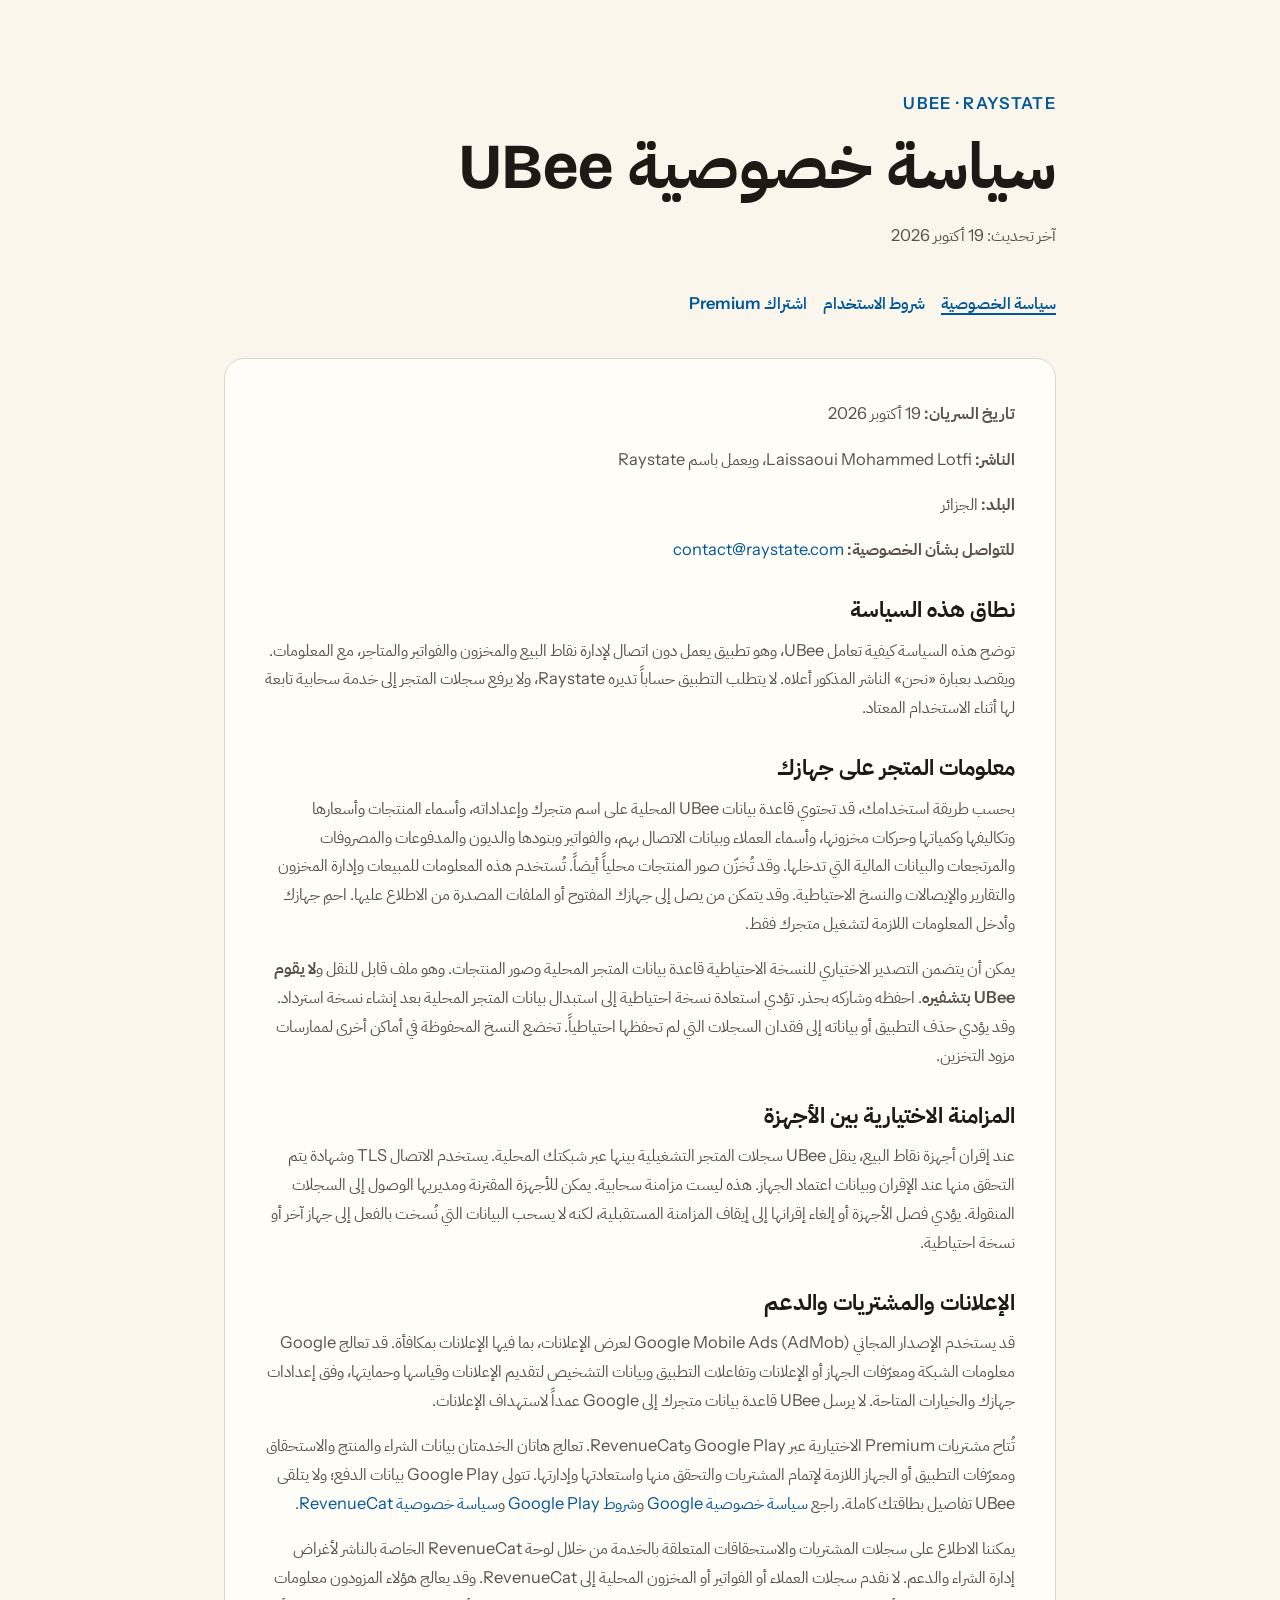
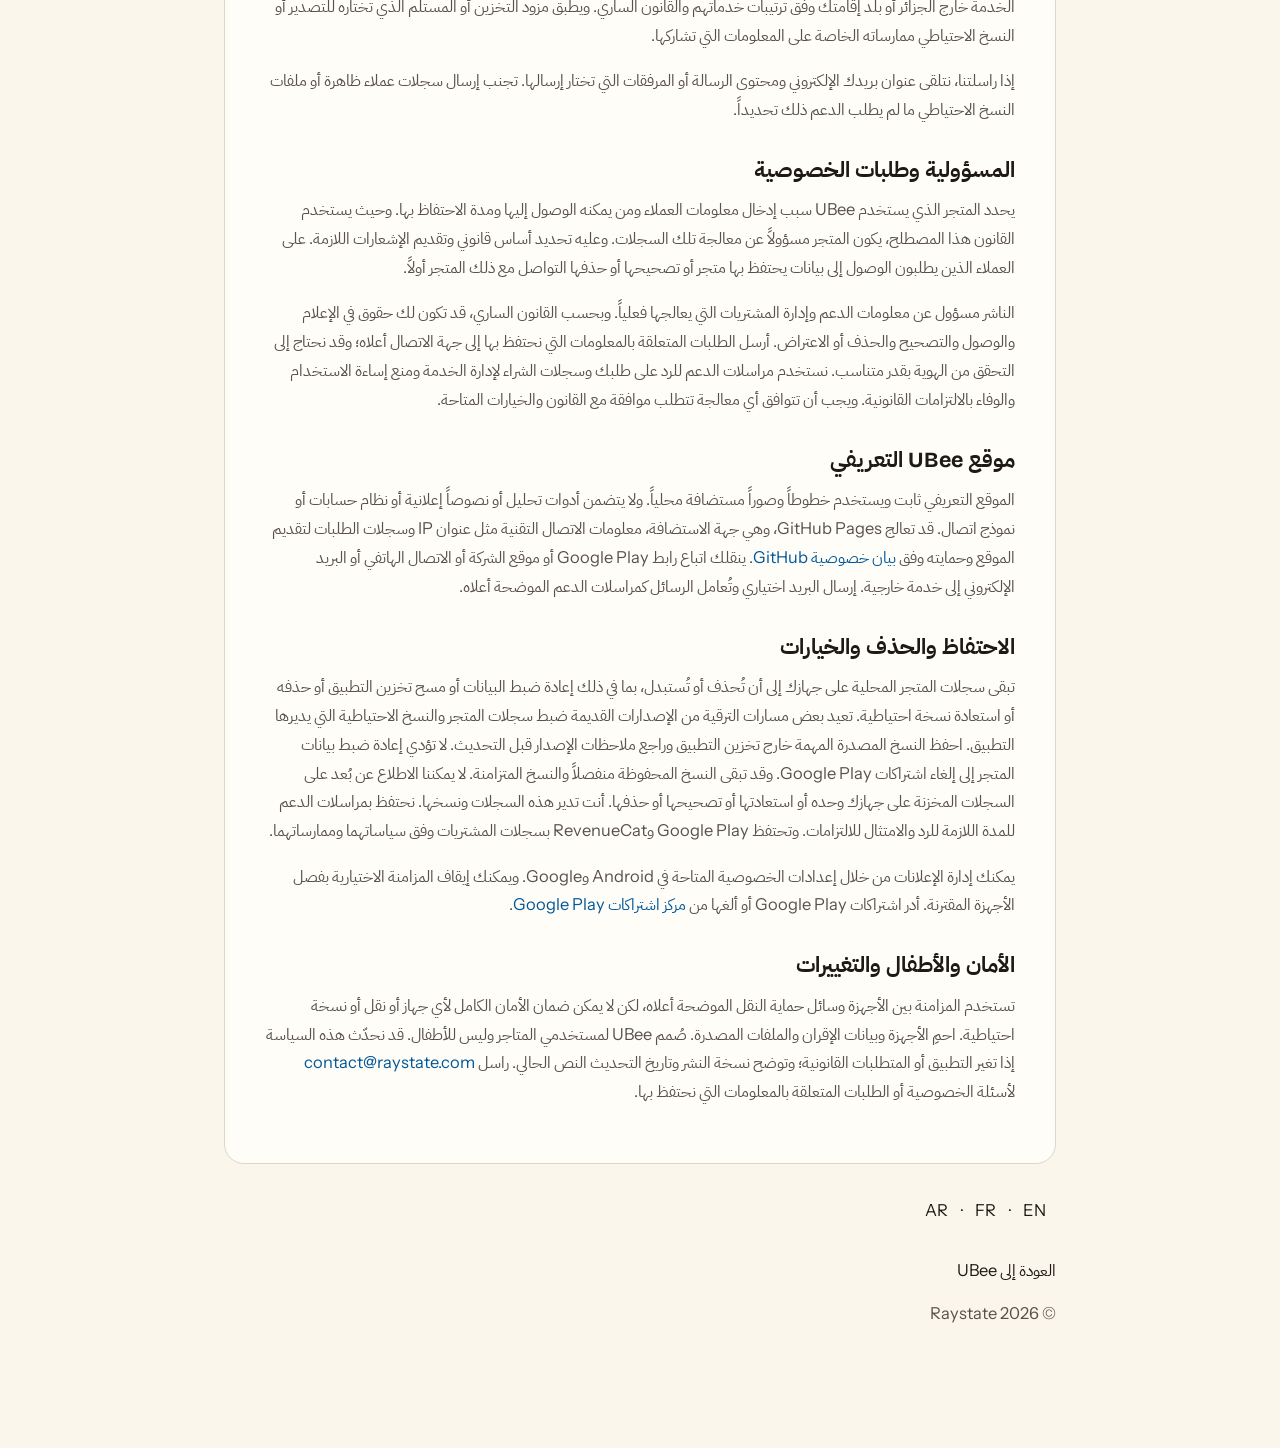
<file: legal/ar/privacy-policy/index.html>
<!doctype html>
<html lang="ar" dir="rtl">
<head>
  <meta charset="utf-8">
  <meta name="viewport" content="width=device-width, initial-scale=1">
  <meta name="theme-color" content="#f7f8f5">
  <meta name="description" content="سياسة خصوصية UBee — UBee by Raystate.">
  <title>سياسة خصوصية UBee | UBee by Raystate</title>
  <link rel="canonical" href="https://ubee.raystate.com/legal/ar/privacy-policy/">
  <link rel="alternate" hreflang="en" href="https://ubee.raystate.com/legal/en/privacy-policy/">
  <link rel="alternate" hreflang="fr" href="https://ubee.raystate.com/legal/fr/privacy-policy/">
  <link rel="alternate" hreflang="ar" href="https://ubee.raystate.com/legal/ar/privacy-policy/">
  <link rel="alternate" hreflang="x-default" href="https://ubee.raystate.com/legal/en/privacy-policy/">
  <link rel="stylesheet" href="../../../assets/styles.css">
  <link rel="icon" href="../../../assets/ubee-app-icon.png" type="image/png">
</head>
<body>
  <main class="legal-page">
    <div class="legal-wrap">
      <a class="legal-eyebrow" href="../../../ar/">UBee · Raystate</a>
      <h1>سياسة خصوصية UBee</h1>
      <p class="legal-updated">آخر تحديث: 19 أكتوبر 2026</p>
      <nav class="legal-nav" aria-label="سياسة خصوصية UBee"><a href="../privacy-policy/" aria-current="page">سياسة الخصوصية</a>
<a href="../terms-of-use/">شروط الاستخدام</a>
<a href="../subscription-terms/">اشتراك Premium</a></nav>
      <article class="legal-content"><p><strong>تاريخ السريان:</strong> 19 أكتوبر 2026</p>
<p><strong>الناشر:</strong> Laissaoui Mohammed Lotfi، ويعمل باسم Raystate</p>
<p><strong>البلد:</strong> الجزائر</p>
<p><strong>للتواصل بشأن الخصوصية:</strong> <a href="mailto:contact@raystate.com">contact@raystate.com</a></p>
<h2>نطاق هذه السياسة</h2>
<p>توضح هذه السياسة كيفية تعامل UBee، وهو تطبيق يعمل دون اتصال لإدارة نقاط البيع والمخزون والفواتير والمتاجر، مع المعلومات. ويقصد بعبارة «نحن» الناشر المذكور أعلاه. لا يتطلب التطبيق حساباً تديره Raystate، ولا يرفع سجلات المتجر إلى خدمة سحابية تابعة لها أثناء الاستخدام المعتاد.</p>
<h2>معلومات المتجر على جهازك</h2>
<p>بحسب طريقة استخدامك، قد تحتوي قاعدة بيانات UBee المحلية على اسم متجرك وإعداداته، وأسماء المنتجات وأسعارها وتكاليفها وكمياتها وحركات مخزونها، وأسماء العملاء وبيانات الاتصال بهم، والفواتير وبنودها والديون والمدفوعات والمصروفات والمرتجعات والبيانات المالية التي تدخلها. وقد تُخزّن صور المنتجات محلياً أيضاً. تُستخدم هذه المعلومات للمبيعات وإدارة المخزون والتقارير والإيصالات والنسخ الاحتياطية. وقد يتمكن من يصل إلى جهازك المفتوح أو الملفات المصدرة من الاطلاع عليها. احمِ جهازك وأدخل المعلومات اللازمة لتشغيل متجرك فقط.</p>
<p>يمكن أن يتضمن التصدير الاختياري للنسخة الاحتياطية قاعدة بيانات المتجر المحلية وصور المنتجات. وهو ملف قابل للنقل و<strong>لا يقوم UBee بتشفيره</strong>. احفظه وشاركه بحذر. تؤدي استعادة نسخة احتياطية إلى استبدال بيانات المتجر المحلية بعد إنشاء نسخة استرداد. وقد يؤدي حذف التطبيق أو بياناته إلى فقدان السجلات التي لم تحفظها احتياطياً. تخضع النسخ المحفوظة في أماكن أخرى لممارسات مزود التخزين.</p>
<h2>المزامنة الاختيارية بين الأجهزة</h2>
<p>عند إقران أجهزة نقاط البيع، ينقل UBee سجلات المتجر التشغيلية بينها عبر شبكتك المحلية. يستخدم الاتصال TLS وشهادة يتم التحقق منها عند الإقران وبيانات اعتماد الجهاز. هذه ليست مزامنة سحابية. يمكن للأجهزة المقترنة ومديريها الوصول إلى السجلات المنقولة. يؤدي فصل الأجهزة أو إلغاء إقرانها إلى إيقاف المزامنة المستقبلية، لكنه لا يسحب البيانات التي نُسخت بالفعل إلى جهاز آخر أو نسخة احتياطية.</p>
<h2>الإعلانات والمشتريات والدعم</h2>
<p>قد يستخدم الإصدار المجاني Google Mobile Ads (AdMob) لعرض الإعلانات، بما فيها الإعلانات بمكافأة. قد تعالج Google معلومات الشبكة ومعرّفات الجهاز أو الإعلانات وتفاعلات التطبيق وبيانات التشخيص لتقديم الإعلانات وقياسها وحمايتها، وفق إعدادات جهازك والخيارات المتاحة. لا يرسل UBee قاعدة بيانات متجرك إلى Google عمداً لاستهداف الإعلانات.</p>
<p>تُتاح مشتريات Premium الاختيارية عبر Google Play وRevenueCat. تعالج هاتان الخدمتان بيانات الشراء والمنتج والاستحقاق ومعرّفات التطبيق أو الجهاز اللازمة لإتمام المشتريات والتحقق منها واستعادتها وإدارتها. تتولى Google Play بيانات الدفع؛ ولا يتلقى UBee تفاصيل بطاقتك كاملة. راجع <a href="https://policies.google.com/privacy">سياسة خصوصية Google</a> و<a href="https://play.google.com/about/play-terms/">شروط Google Play</a> و<a href="https://www.revenuecat.com/privacy">سياسة خصوصية RevenueCat</a>.</p>
<p>يمكننا الاطلاع على سجلات المشتريات والاستحقاقات المتعلقة بالخدمة من خلال لوحة RevenueCat الخاصة بالناشر لأغراض إدارة الشراء والدعم. لا نقدم سجلات العملاء أو الفواتير أو المخزون المحلية إلى RevenueCat. وقد يعالج هؤلاء المزودون معلومات الخدمة خارج الجزائر أو بلد إقامتك وفق ترتيبات خدماتهم والقانون الساري. ويطبق مزود التخزين أو المستلم الذي تختاره للتصدير أو النسخ الاحتياطي ممارساته الخاصة على المعلومات التي تشاركها.</p>
<p>إذا راسلتنا، نتلقى عنوان بريدك الإلكتروني ومحتوى الرسالة أو المرفقات التي تختار إرسالها. تجنب إرسال سجلات عملاء ظاهرة أو ملفات النسخ الاحتياطي ما لم يطلب الدعم ذلك تحديداً.</p>
<h2>المسؤولية وطلبات الخصوصية</h2>
<p>يحدد المتجر الذي يستخدم UBee سبب إدخال معلومات العملاء ومن يمكنه الوصول إليها ومدة الاحتفاظ بها. وحيث يستخدم القانون هذا المصطلح، يكون المتجر مسؤولاً عن معالجة تلك السجلات. وعليه تحديد أساس قانوني وتقديم الإشعارات اللازمة. على العملاء الذين يطلبون الوصول إلى بيانات يحتفظ بها متجر أو تصحيحها أو حذفها التواصل مع ذلك المتجر أولاً.</p>
<p>الناشر مسؤول عن معلومات الدعم وإدارة المشتريات التي يعالجها فعلياً. وبحسب القانون الساري، قد تكون لك حقوق في الإعلام والوصول والتصحيح والحذف أو الاعتراض. أرسل الطلبات المتعلقة بالمعلومات التي نحتفظ بها إلى جهة الاتصال أعلاه؛ وقد نحتاج إلى التحقق من الهوية بقدر متناسب. نستخدم مراسلات الدعم للرد على طلبك وسجلات الشراء لإدارة الخدمة ومنع إساءة الاستخدام والوفاء بالالتزامات القانونية. ويجب أن تتوافق أي معالجة تتطلب موافقة مع القانون والخيارات المتاحة.</p>
<h2>موقع UBee التعريفي</h2>
<p>الموقع التعريفي ثابت ويستخدم خطوطاً وصوراً مستضافة محلياً. ولا يتضمن أدوات تحليل أو نصوصاً إعلانية أو نظام حسابات أو نموذج اتصال. قد تعالج GitHub Pages، وهي جهة الاستضافة، معلومات الاتصال التقنية مثل عنوان IP وسجلات الطلبات لتقديم الموقع وحمايته وفق <a href="https://docs.github.com/en/site-policy/privacy-policies/github-general-privacy-statement">بيان خصوصية GitHub</a>. ينقلك اتباع رابط Google Play أو موقع الشركة أو الاتصال الهاتفي أو البريد الإلكتروني إلى خدمة خارجية. إرسال البريد اختياري وتُعامل الرسائل كمراسلات الدعم الموضحة أعلاه.</p>
<h2>الاحتفاظ والحذف والخيارات</h2>
<p>تبقى سجلات المتجر المحلية على جهازك إلى أن تُحذف أو تُستبدل، بما في ذلك إعادة ضبط البيانات أو مسح تخزين التطبيق أو حذفه أو استعادة نسخة احتياطية. تعيد بعض مسارات الترقية من الإصدارات القديمة ضبط سجلات المتجر والنسخ الاحتياطية التي يديرها التطبيق. احفظ النسخ المصدرة المهمة خارج تخزين التطبيق وراجع ملاحظات الإصدار قبل التحديث. لا تؤدي إعادة ضبط بيانات المتجر إلى إلغاء اشتراكات Google Play. وقد تبقى النسخ المحفوظة منفصلاً والنسخ المتزامنة. لا يمكننا الاطلاع عن بُعد على السجلات المخزنة على جهازك وحده أو استعادتها أو تصحيحها أو حذفها. أنت تدير هذه السجلات ونسخها. نحتفظ بمراسلات الدعم للمدة اللازمة للرد والامتثال للالتزامات. وتحتفظ Google Play وRevenueCat بسجلات المشتريات وفق سياساتهما وممارساتهما.</p>
<p>يمكنك إدارة الإعلانات من خلال إعدادات الخصوصية المتاحة في Android وGoogle. ويمكنك إيقاف المزامنة الاختيارية بفصل الأجهزة المقترنة. أدر اشتراكات Google Play أو ألغها من <a href="https://play.google.com/store/account/subscriptions">مركز اشتراكات Google Play</a>.</p>
<h2>الأمان والأطفال والتغييرات</h2>
<p>تستخدم المزامنة بين الأجهزة وسائل حماية النقل الموضحة أعلاه، لكن لا يمكن ضمان الأمان الكامل لأي جهاز أو نقل أو نسخة احتياطية. احمِ الأجهزة وبيانات الإقران والملفات المصدرة. صُمم UBee لمستخدمي المتاجر وليس للأطفال. قد نحدّث هذه السياسة إذا تغير التطبيق أو المتطلبات القانونية؛ وتوضح نسخة النشر وتاريخ التحديث النص الحالي. راسل <a href="mailto:contact@raystate.com">contact@raystate.com</a> لأسئلة الخصوصية أو الطلبات المتعلقة بالمعلومات التي نحتفظ بها.</p></article>
      <p class="legal-locale"><a href="../../en/privacy-policy/" hreflang="en" lang="en">EN</a> · <a href="../../fr/privacy-policy/" hreflang="fr" lang="fr">FR</a> · <a href="../../ar/privacy-policy/" hreflang="ar" lang="ar">AR</a></p>
      <p><a href="../../../ar/">العودة إلى UBee</a></p>
      <footer class="legal-updated">© 2026 Raystate</footer>
    </div>
  </main>
</body>
</html>
</file>
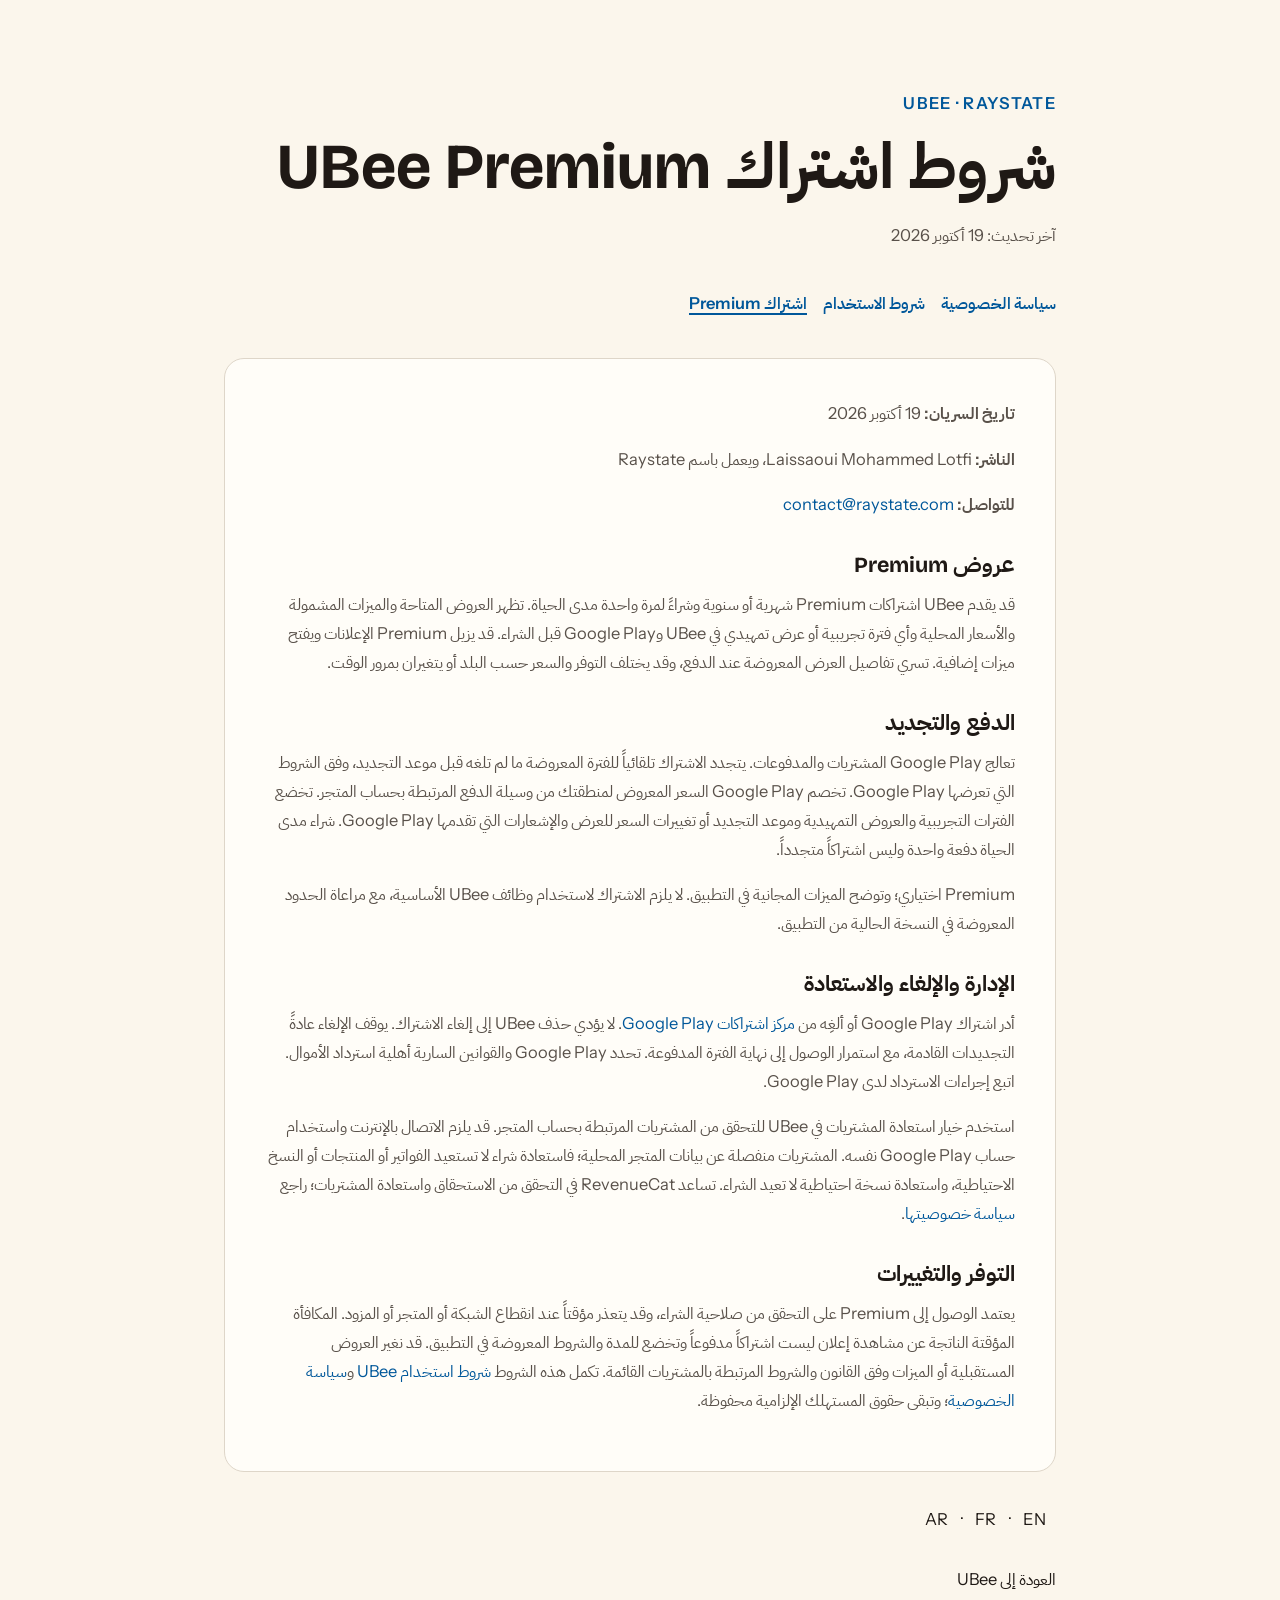
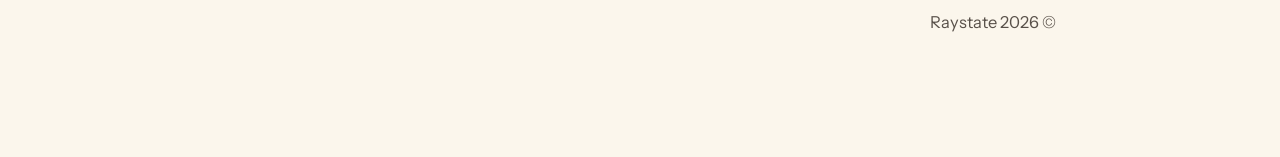
<file: legal/ar/subscription-terms/index.html>
<!doctype html>
<html lang="ar" dir="rtl">
<head>
  <meta charset="utf-8">
  <meta name="viewport" content="width=device-width, initial-scale=1">
  <meta name="theme-color" content="#f7f8f5">
  <meta name="description" content="شروط اشتراك UBee Premium — UBee by Raystate.">
  <title>شروط اشتراك UBee Premium | UBee by Raystate</title>
  <link rel="canonical" href="https://ubee.raystate.com/legal/ar/subscription-terms/">
  <link rel="alternate" hreflang="en" href="https://ubee.raystate.com/legal/en/subscription-terms/">
  <link rel="alternate" hreflang="fr" href="https://ubee.raystate.com/legal/fr/subscription-terms/">
  <link rel="alternate" hreflang="ar" href="https://ubee.raystate.com/legal/ar/subscription-terms/">
  <link rel="alternate" hreflang="x-default" href="https://ubee.raystate.com/legal/en/subscription-terms/">
  <link rel="stylesheet" href="../../../assets/styles.css">
  <link rel="icon" href="../../../assets/ubee-app-icon.png" type="image/png">
</head>
<body>
  <main class="legal-page">
    <div class="legal-wrap">
      <a class="legal-eyebrow" href="../../../ar/">UBee · Raystate</a>
      <h1>شروط اشتراك UBee Premium</h1>
      <p class="legal-updated">آخر تحديث: 19 أكتوبر 2026</p>
      <nav class="legal-nav" aria-label="شروط اشتراك UBee Premium"><a href="../privacy-policy/">سياسة الخصوصية</a>
<a href="../terms-of-use/">شروط الاستخدام</a>
<a href="../subscription-terms/" aria-current="page">اشتراك Premium</a></nav>
      <article class="legal-content"><p><strong>تاريخ السريان:</strong> 19 أكتوبر 2026</p>
<p><strong>الناشر:</strong> Laissaoui Mohammed Lotfi، ويعمل باسم Raystate</p>
<p><strong>للتواصل:</strong> <a href="mailto:contact@raystate.com">contact@raystate.com</a></p>
<h2>عروض Premium</h2>
<p>قد يقدم UBee اشتراكات Premium شهرية أو سنوية وشراءً لمرة واحدة مدى الحياة. تظهر العروض المتاحة والميزات المشمولة والأسعار المحلية وأي فترة تجريبية أو عرض تمهيدي في UBee وGoogle Play قبل الشراء. قد يزيل Premium الإعلانات ويفتح ميزات إضافية. تسري تفاصيل العرض المعروضة عند الدفع، وقد يختلف التوفر والسعر حسب البلد أو يتغيران بمرور الوقت.</p>
<h2>الدفع والتجديد</h2>
<p>تعالج Google Play المشتريات والمدفوعات. يتجدد الاشتراك تلقائياً للفترة المعروضة ما لم تلغه قبل موعد التجديد، وفق الشروط التي تعرضها Google Play. تخصم Google Play السعر المعروض لمنطقتك من وسيلة الدفع المرتبطة بحساب المتجر. تخضع الفترات التجريبية والعروض التمهيدية وموعد التجديد أو تغييرات السعر للعرض والإشعارات التي تقدمها Google Play. شراء مدى الحياة دفعة واحدة وليس اشتراكاً متجدداً.</p>
<p>Premium اختياري؛ وتوضح الميزات المجانية في التطبيق. لا يلزم الاشتراك لاستخدام وظائف UBee الأساسية، مع مراعاة الحدود المعروضة في النسخة الحالية من التطبيق.</p>
<h2>الإدارة والإلغاء والاستعادة</h2>
<p>أدر اشتراك Google Play أو ألغِه من <a href="https://play.google.com/store/account/subscriptions">مركز اشتراكات Google Play</a>. لا يؤدي حذف UBee إلى إلغاء الاشتراك. يوقف الإلغاء عادةً التجديدات القادمة، مع استمرار الوصول إلى نهاية الفترة المدفوعة. تحدد Google Play والقوانين السارية أهلية استرداد الأموال. اتبع إجراءات الاسترداد لدى Google Play.</p>
<p>استخدم خيار استعادة المشتريات في UBee للتحقق من المشتريات المرتبطة بحساب المتجر. قد يلزم الاتصال بالإنترنت واستخدام حساب Google Play نفسه. المشتريات منفصلة عن بيانات المتجر المحلية؛ فاستعادة شراء لا تستعيد الفواتير أو المنتجات أو النسخ الاحتياطية، واستعادة نسخة احتياطية لا تعيد الشراء. تساعد RevenueCat في التحقق من الاستحقاق واستعادة المشتريات؛ راجع <a href="https://www.revenuecat.com/privacy">سياسة خصوصيتها</a>.</p>
<h2>التوفر والتغييرات</h2>
<p>يعتمد الوصول إلى Premium على التحقق من صلاحية الشراء، وقد يتعذر مؤقتاً عند انقطاع الشبكة أو المتجر أو المزود. المكافأة المؤقتة الناتجة عن مشاهدة إعلان ليست اشتراكاً مدفوعاً وتخضع للمدة والشروط المعروضة في التطبيق. قد نغير العروض المستقبلية أو الميزات وفق القانون والشروط المرتبطة بالمشتريات القائمة. تكمل هذه الشروط <a href="../terms-of-use/">شروط استخدام UBee</a> و<a href="../privacy-policy/">سياسة الخصوصية</a>؛ وتبقى حقوق المستهلك الإلزامية محفوظة.</p></article>
      <p class="legal-locale"><a href="../../en/subscription-terms/" hreflang="en" lang="en">EN</a> · <a href="../../fr/subscription-terms/" hreflang="fr" lang="fr">FR</a> · <a href="../../ar/subscription-terms/" hreflang="ar" lang="ar">AR</a></p>
      <p><a href="../../../ar/">العودة إلى UBee</a></p>
      <footer class="legal-updated">© 2026 Raystate</footer>
    </div>
  </main>
</body>
</html>
</file>
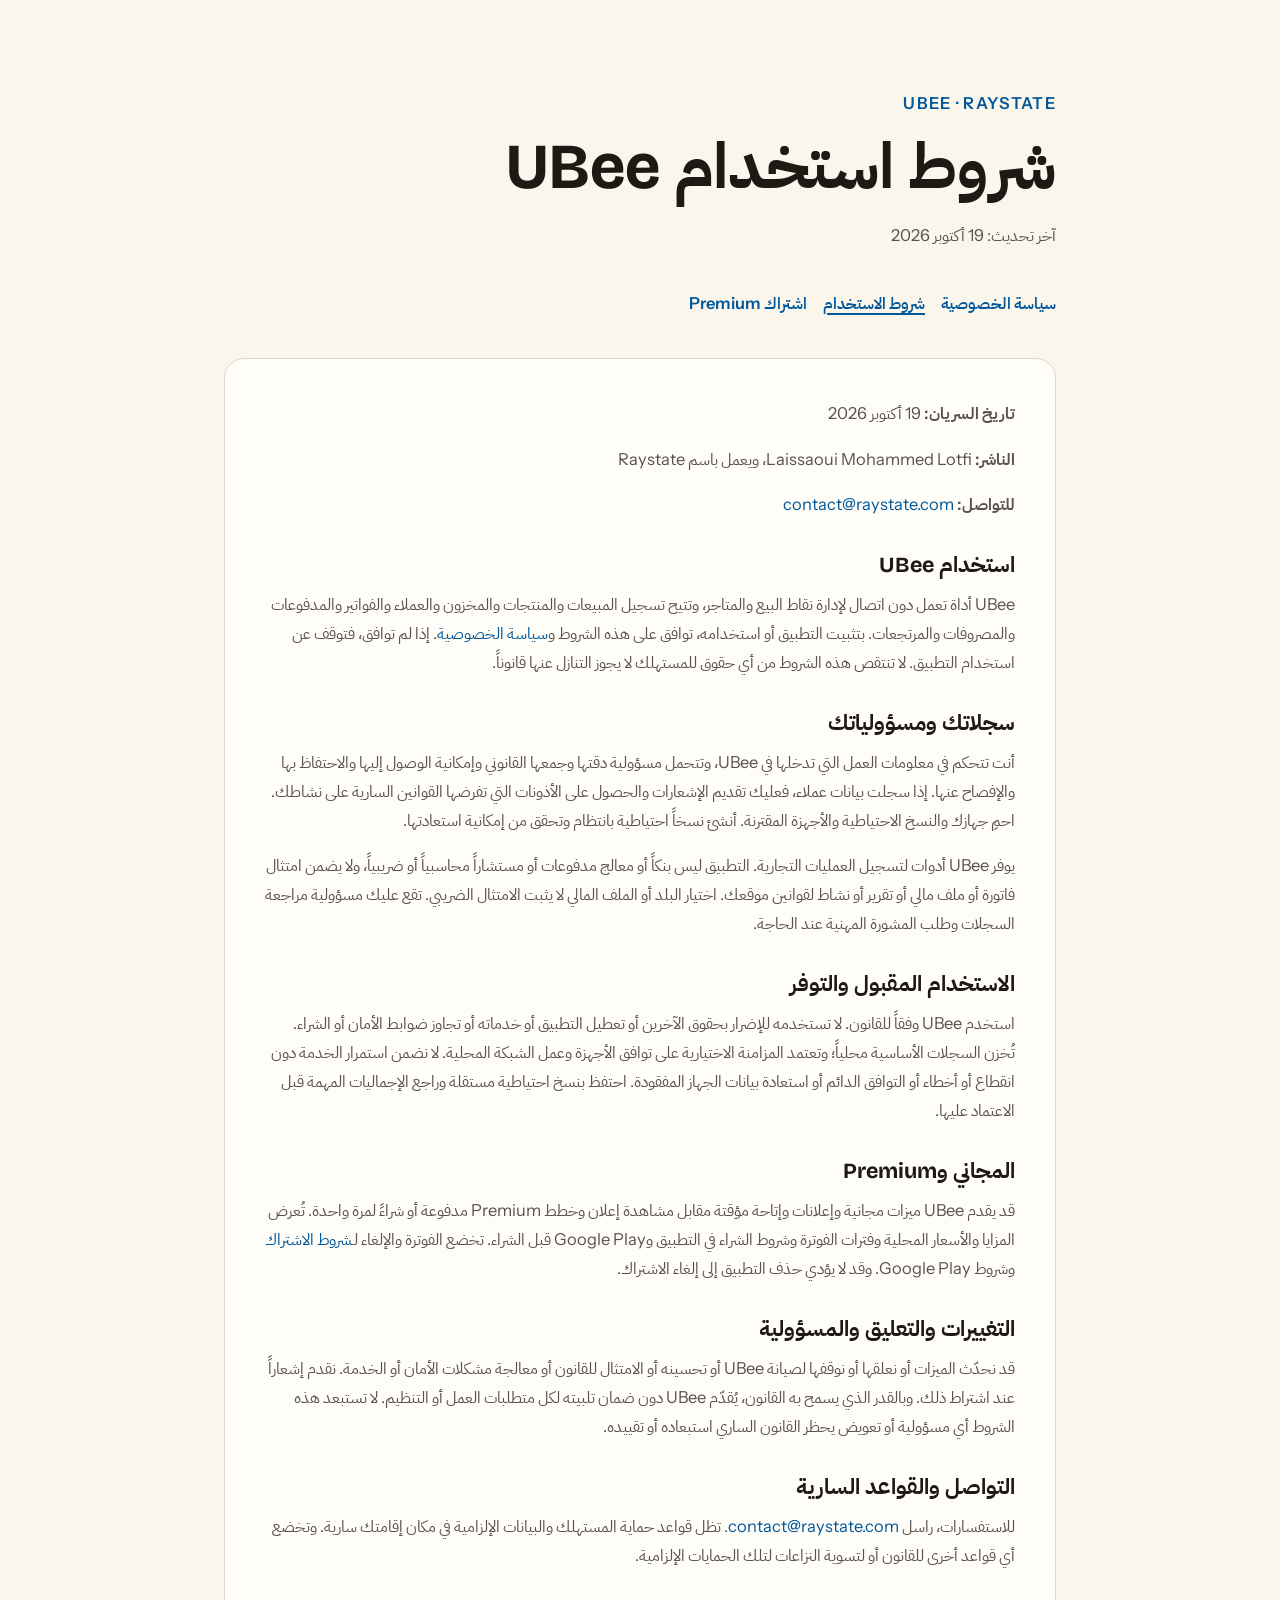
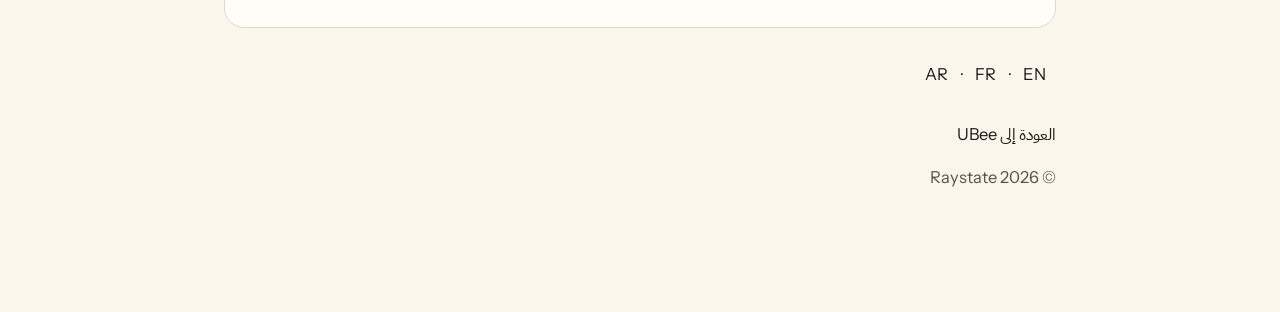
<file: legal/ar/terms-of-use/index.html>
<!doctype html>
<html lang="ar" dir="rtl">
<head>
  <meta charset="utf-8">
  <meta name="viewport" content="width=device-width, initial-scale=1">
  <meta name="theme-color" content="#f7f8f5">
  <meta name="description" content="شروط استخدام UBee — UBee by Raystate.">
  <title>شروط استخدام UBee | UBee by Raystate</title>
  <link rel="canonical" href="https://ubee.raystate.com/legal/ar/terms-of-use/">
  <link rel="alternate" hreflang="en" href="https://ubee.raystate.com/legal/en/terms-of-use/">
  <link rel="alternate" hreflang="fr" href="https://ubee.raystate.com/legal/fr/terms-of-use/">
  <link rel="alternate" hreflang="ar" href="https://ubee.raystate.com/legal/ar/terms-of-use/">
  <link rel="alternate" hreflang="x-default" href="https://ubee.raystate.com/legal/en/terms-of-use/">
  <link rel="stylesheet" href="../../../assets/styles.css">
  <link rel="icon" href="../../../assets/ubee-app-icon.png" type="image/png">
</head>
<body>
  <main class="legal-page">
    <div class="legal-wrap">
      <a class="legal-eyebrow" href="../../../ar/">UBee · Raystate</a>
      <h1>شروط استخدام UBee</h1>
      <p class="legal-updated">آخر تحديث: 19 أكتوبر 2026</p>
      <nav class="legal-nav" aria-label="شروط استخدام UBee"><a href="../privacy-policy/">سياسة الخصوصية</a>
<a href="../terms-of-use/" aria-current="page">شروط الاستخدام</a>
<a href="../subscription-terms/">اشتراك Premium</a></nav>
      <article class="legal-content"><p><strong>تاريخ السريان:</strong> 19 أكتوبر 2026</p>
<p><strong>الناشر:</strong> Laissaoui Mohammed Lotfi، ويعمل باسم Raystate</p>
<p><strong>للتواصل:</strong> <a href="mailto:contact@raystate.com">contact@raystate.com</a></p>
<h2>استخدام UBee</h2>
<p>UBee أداة تعمل دون اتصال لإدارة نقاط البيع والمتاجر، وتتيح تسجيل المبيعات والمنتجات والمخزون والعملاء والفواتير والمدفوعات والمصروفات والمرتجعات. بتثبيت التطبيق أو استخدامه، توافق على هذه الشروط و<a href="../privacy-policy/">سياسة الخصوصية</a>. إذا لم توافق، فتوقف عن استخدام التطبيق. لا تنتقص هذه الشروط من أي حقوق للمستهلك لا يجوز التنازل عنها قانوناً.</p>
<h2>سجلاتك ومسؤولياتك</h2>
<p>أنت تتحكم في معلومات العمل التي تدخلها في UBee، وتتحمل مسؤولية دقتها وجمعها القانوني وإمكانية الوصول إليها والاحتفاظ بها والإفصاح عنها. إذا سجلت بيانات عملاء، فعليك تقديم الإشعارات والحصول على الأذونات التي تفرضها القوانين السارية على نشاطك. احمِ جهازك والنسخ الاحتياطية والأجهزة المقترنة. أنشئ نسخاً احتياطية بانتظام وتحقق من إمكانية استعادتها.</p>
<p>يوفر UBee أدوات لتسجيل العمليات التجارية. التطبيق ليس بنكاً أو معالج مدفوعات أو مستشاراً محاسبياً أو ضريبياً، ولا يضمن امتثال فاتورة أو ملف مالي أو تقرير أو نشاط لقوانين موقعك. اختيار البلد أو الملف المالي لا يثبت الامتثال الضريبي. تقع عليك مسؤولية مراجعة السجلات وطلب المشورة المهنية عند الحاجة.</p>
<h2>الاستخدام المقبول والتوفر</h2>
<p>استخدم UBee وفقاً للقانون. لا تستخدمه للإضرار بحقوق الآخرين أو تعطيل التطبيق أو خدماته أو تجاوز ضوابط الأمان أو الشراء. تُخزن السجلات الأساسية محلياً؛ وتعتمد المزامنة الاختيارية على توافق الأجهزة وعمل الشبكة المحلية. لا نضمن استمرار الخدمة دون انقطاع أو أخطاء أو التوافق الدائم أو استعادة بيانات الجهاز المفقودة. احتفظ بنسخ احتياطية مستقلة وراجع الإجماليات المهمة قبل الاعتماد عليها.</p>
<h2>المجاني وPremium</h2>
<p>قد يقدم UBee ميزات مجانية وإعلانات وإتاحة مؤقتة مقابل مشاهدة إعلان وخطط Premium مدفوعة أو شراءً لمرة واحدة. تُعرض المزايا والأسعار المحلية وفترات الفوترة وشروط الشراء في التطبيق وGoogle Play قبل الشراء. تخضع الفوترة والإلغاء لـ<a href="../subscription-terms/">شروط الاشتراك</a> وشروط Google Play. وقد لا يؤدي حذف التطبيق إلى إلغاء الاشتراك.</p>
<h2>التغييرات والتعليق والمسؤولية</h2>
<p>قد نحدّث الميزات أو نعلقها أو نوقفها لصيانة UBee أو تحسينه أو الامتثال للقانون أو معالجة مشكلات الأمان أو الخدمة. نقدم إشعاراً عند اشتراط ذلك. وبالقدر الذي يسمح به القانون، يُقدّم UBee دون ضمان تلبيته لكل متطلبات العمل أو التنظيم. لا تستبعد هذه الشروط أي مسؤولية أو تعويض يحظر القانون الساري استبعاده أو تقييده.</p>
<h2>التواصل والقواعد السارية</h2>
<p>للاستفسارات، راسل <a href="mailto:contact@raystate.com">contact@raystate.com</a>. تظل قواعد حماية المستهلك والبيانات الإلزامية في مكان إقامتك سارية. وتخضع أي قواعد أخرى للقانون أو لتسوية النزاعات لتلك الحمايات الإلزامية.</p></article>
      <p class="legal-locale"><a href="../../en/terms-of-use/" hreflang="en" lang="en">EN</a> · <a href="../../fr/terms-of-use/" hreflang="fr" lang="fr">FR</a> · <a href="../../ar/terms-of-use/" hreflang="ar" lang="ar">AR</a></p>
      <p><a href="../../../ar/">العودة إلى UBee</a></p>
      <footer class="legal-updated">© 2026 Raystate</footer>
    </div>
  </main>
</body>
</html>
</file>
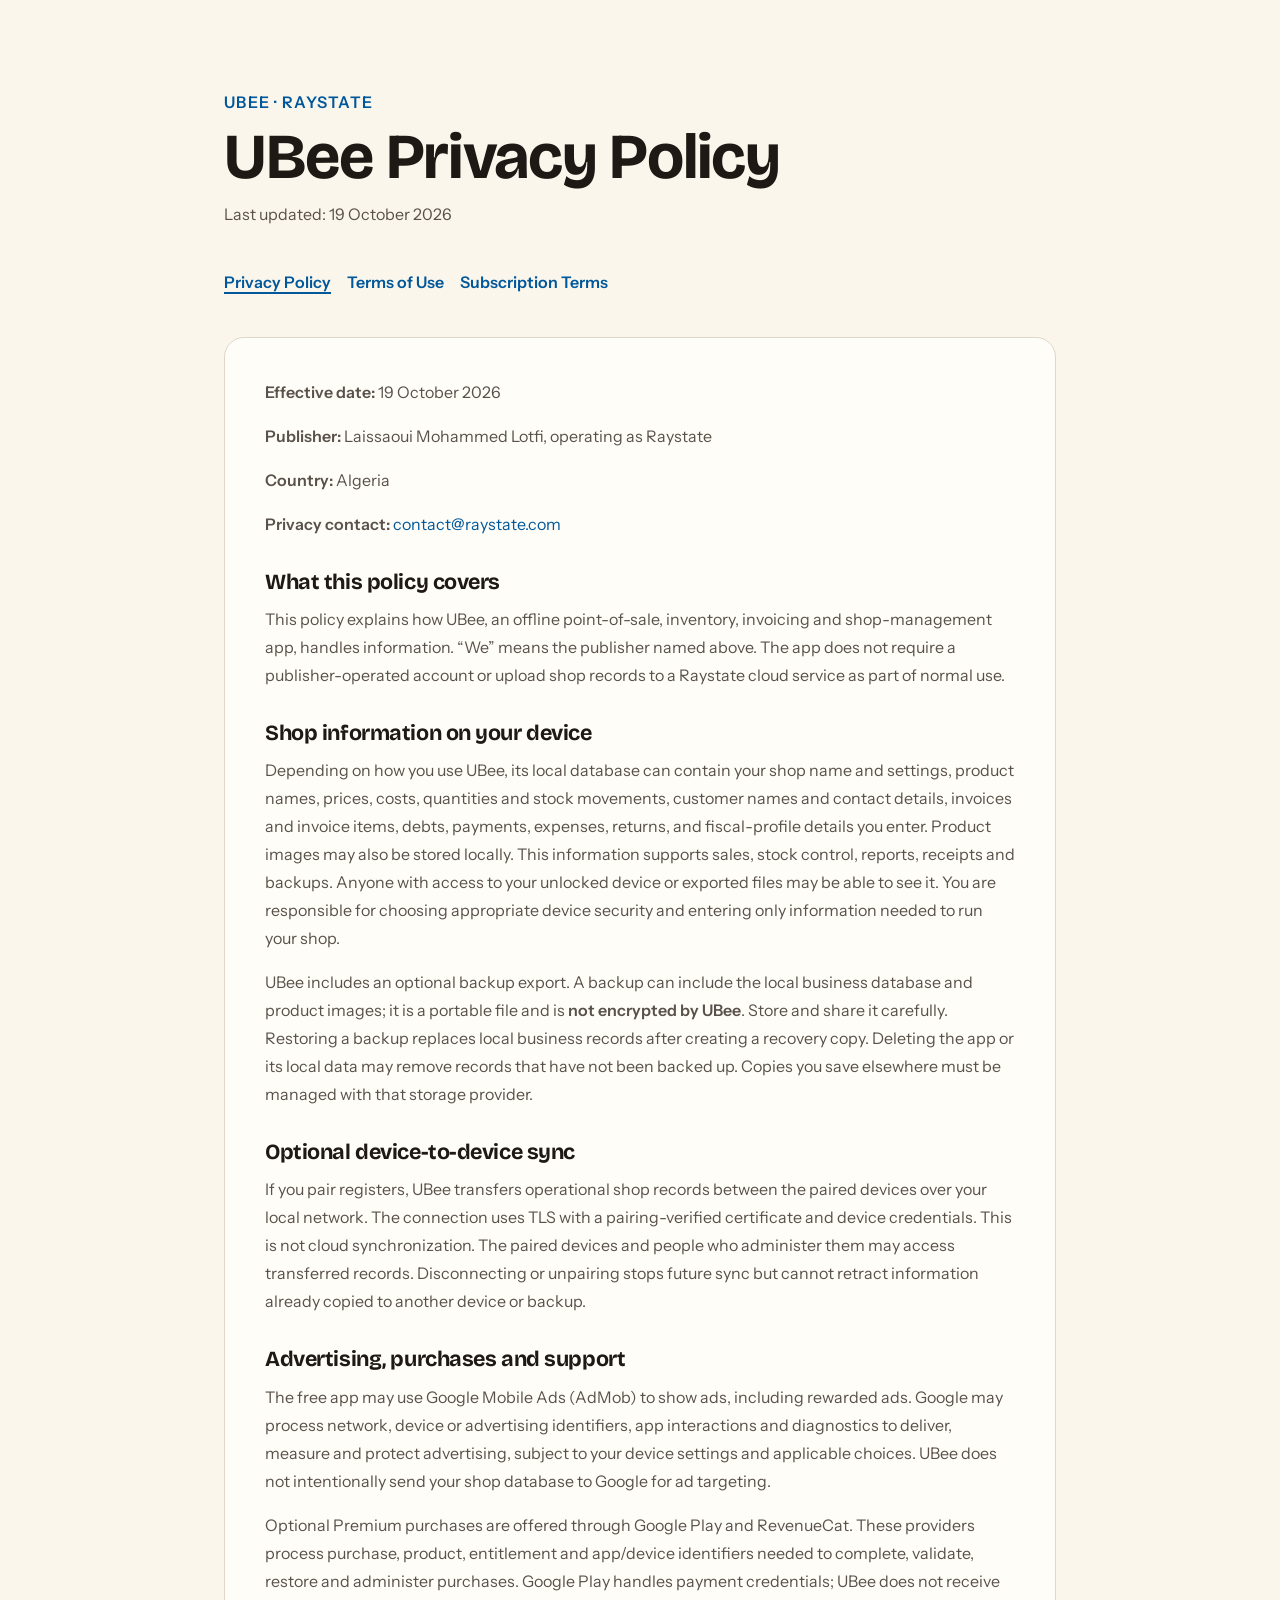
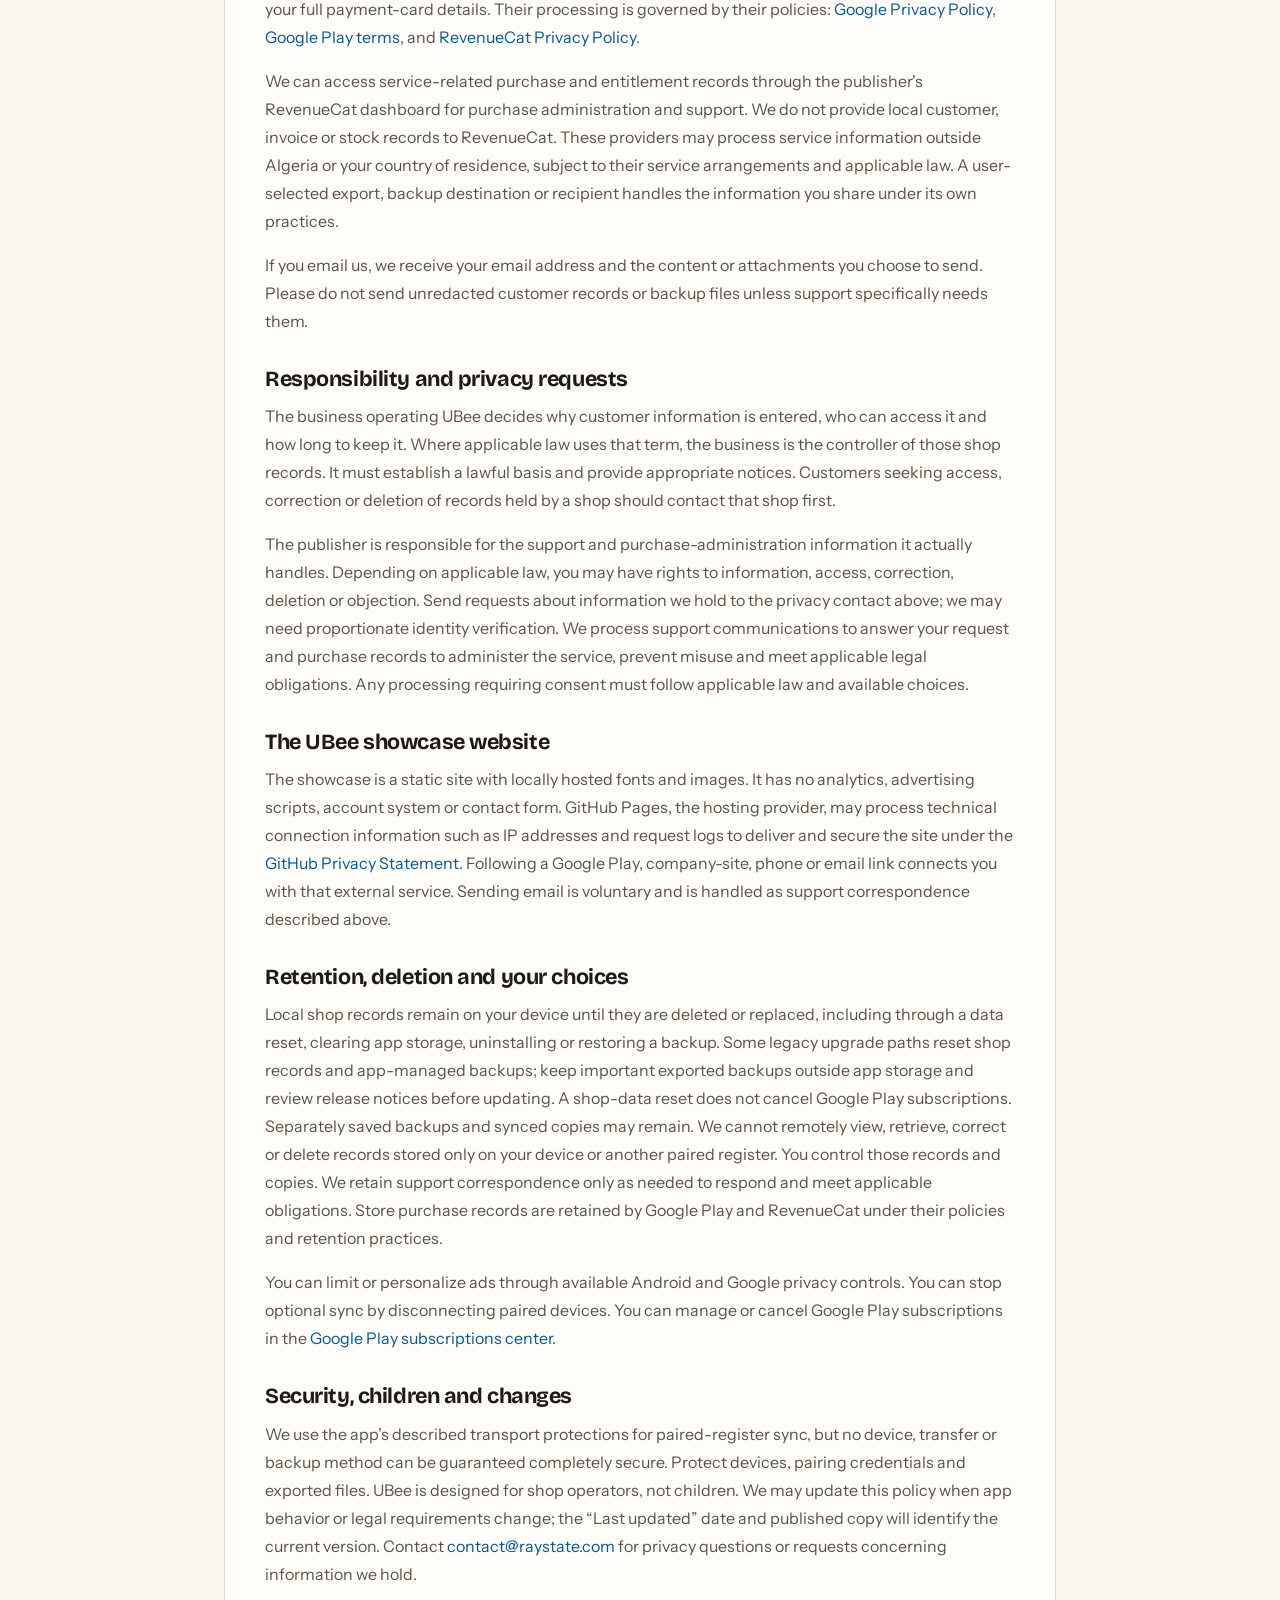
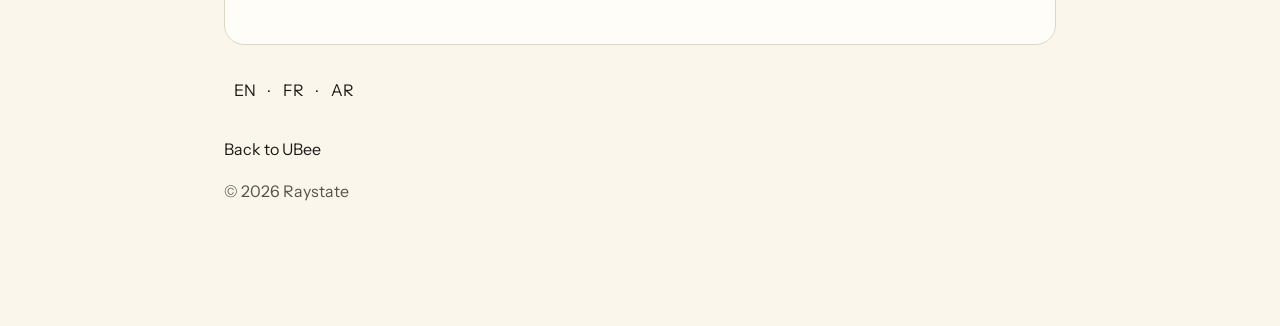
<file: legal/en/privacy-policy/index.html>
<!doctype html>
<html lang="en" dir="ltr">
<head>
  <meta charset="utf-8">
  <meta name="viewport" content="width=device-width, initial-scale=1">
  <meta name="theme-color" content="#f7f8f5">
  <meta name="description" content="UBee Privacy Policy — UBee by Raystate.">
  <title>UBee Privacy Policy | UBee by Raystate</title>
  <link rel="canonical" href="https://ubee.raystate.com/legal/en/privacy-policy/">
  <link rel="alternate" hreflang="en" href="https://ubee.raystate.com/legal/en/privacy-policy/">
  <link rel="alternate" hreflang="fr" href="https://ubee.raystate.com/legal/fr/privacy-policy/">
  <link rel="alternate" hreflang="ar" href="https://ubee.raystate.com/legal/ar/privacy-policy/">
  <link rel="alternate" hreflang="x-default" href="https://ubee.raystate.com/legal/en/privacy-policy/">
  <link rel="stylesheet" href="../../../assets/styles.css">
  <link rel="icon" href="../../../assets/ubee-app-icon.png" type="image/png">
</head>
<body>
  <main class="legal-page">
    <div class="legal-wrap">
      <a class="legal-eyebrow" href="../../../">UBee · Raystate</a>
      <h1>UBee Privacy Policy</h1>
      <p class="legal-updated">Last updated: 19 October 2026</p>
      <nav class="legal-nav" aria-label="UBee Privacy Policy"><a href="../privacy-policy/" aria-current="page">Privacy Policy</a>
<a href="../terms-of-use/">Terms of Use</a>
<a href="../subscription-terms/">Subscription Terms</a></nav>
      <article class="legal-content"><p><strong>Effective date:</strong> 19 October 2026</p>
<p><strong>Publisher:</strong> Laissaoui Mohammed Lotfi, operating as Raystate</p>
<p><strong>Country:</strong> Algeria</p>
<p><strong>Privacy contact:</strong> <a href="mailto:contact@raystate.com">contact@raystate.com</a></p>
<h2>What this policy covers</h2>
<p>This policy explains how UBee, an offline point-of-sale, inventory, invoicing and shop-management app, handles information. “We” means the publisher named above. The app does not require a publisher-operated account or upload shop records to a Raystate cloud service as part of normal use.</p>
<h2>Shop information on your device</h2>
<p>Depending on how you use UBee, its local database can contain your shop name and settings, product names, prices, costs, quantities and stock movements, customer names and contact details, invoices and invoice items, debts, payments, expenses, returns, and fiscal-profile details you enter. Product images may also be stored locally. This information supports sales, stock control, reports, receipts and backups. Anyone with access to your unlocked device or exported files may be able to see it. You are responsible for choosing appropriate device security and entering only information needed to run your shop.</p>
<p>UBee includes an optional backup export. A backup can include the local business database and product images; it is a portable file and is <strong>not encrypted by UBee</strong>. Store and share it carefully. Restoring a backup replaces local business records after creating a recovery copy. Deleting the app or its local data may remove records that have not been backed up. Copies you save elsewhere must be managed with that storage provider.</p>
<h2>Optional device-to-device sync</h2>
<p>If you pair registers, UBee transfers operational shop records between the paired devices over your local network. The connection uses TLS with a pairing-verified certificate and device credentials. This is not cloud synchronization. The paired devices and people who administer them may access transferred records. Disconnecting or unpairing stops future sync but cannot retract information already copied to another device or backup.</p>
<h2>Advertising, purchases and support</h2>
<p>The free app may use Google Mobile Ads (AdMob) to show ads, including rewarded ads. Google may process network, device or advertising identifiers, app interactions and diagnostics to deliver, measure and protect advertising, subject to your device settings and applicable choices. UBee does not intentionally send your shop database to Google for ad targeting.</p>
<p>Optional Premium purchases are offered through Google Play and RevenueCat. These providers process purchase, product, entitlement and app/device identifiers needed to complete, validate, restore and administer purchases. Google Play handles payment credentials; UBee does not receive your full payment-card details. Their processing is governed by their policies: <a href="https://policies.google.com/privacy">Google Privacy Policy</a>, <a href="https://play.google.com/about/play-terms/">Google Play terms</a>, and <a href="https://www.revenuecat.com/privacy">RevenueCat Privacy Policy</a>.</p>
<p>We can access service-related purchase and entitlement records through the publisher&#x27;s RevenueCat dashboard for purchase administration and support. We do not provide local customer, invoice or stock records to RevenueCat. These providers may process service information outside Algeria or your country of residence, subject to their service arrangements and applicable law. A user-selected export, backup destination or recipient handles the information you share under its own practices.</p>
<p>If you email us, we receive your email address and the content or attachments you choose to send. Please do not send unredacted customer records or backup files unless support specifically needs them.</p>
<h2>Responsibility and privacy requests</h2>
<p>The business operating UBee decides why customer information is entered, who can access it and how long to keep it. Where applicable law uses that term, the business is the controller of those shop records. It must establish a lawful basis and provide appropriate notices. Customers seeking access, correction or deletion of records held by a shop should contact that shop first.</p>
<p>The publisher is responsible for the support and purchase-administration information it actually handles. Depending on applicable law, you may have rights to information, access, correction, deletion or objection. Send requests about information we hold to the privacy contact above; we may need proportionate identity verification. We process support communications to answer your request and purchase records to administer the service, prevent misuse and meet applicable legal obligations. Any processing requiring consent must follow applicable law and available choices.</p>
<h2>The UBee showcase website</h2>
<p>The showcase is a static site with locally hosted fonts and images. It has no analytics, advertising scripts, account system or contact form. GitHub Pages, the hosting provider, may process technical connection information such as IP addresses and request logs to deliver and secure the site under the <a href="https://docs.github.com/en/site-policy/privacy-policies/github-general-privacy-statement">GitHub Privacy Statement</a>. Following a Google Play, company-site, phone or email link connects you with that external service. Sending email is voluntary and is handled as support correspondence described above.</p>
<h2>Retention, deletion and your choices</h2>
<p>Local shop records remain on your device until they are deleted or replaced, including through a data reset, clearing app storage, uninstalling or restoring a backup. Some legacy upgrade paths reset shop records and app-managed backups; keep important exported backups outside app storage and review release notices before updating. A shop-data reset does not cancel Google Play subscriptions. Separately saved backups and synced copies may remain. We cannot remotely view, retrieve, correct or delete records stored only on your device or another paired register. You control those records and copies. We retain support correspondence only as needed to respond and meet applicable obligations. Store purchase records are retained by Google Play and RevenueCat under their policies and retention practices.</p>
<p>You can limit or personalize ads through available Android and Google privacy controls. You can stop optional sync by disconnecting paired devices. You can manage or cancel Google Play subscriptions in the <a href="https://play.google.com/store/account/subscriptions">Google Play subscriptions center</a>.</p>
<h2>Security, children and changes</h2>
<p>We use the app’s described transport protections for paired-register sync, but no device, transfer or backup method can be guaranteed completely secure. Protect devices, pairing credentials and exported files. UBee is designed for shop operators, not children. We may update this policy when app behavior or legal requirements change; the “Last updated” date and published copy will identify the current version. Contact <a href="mailto:contact@raystate.com">contact@raystate.com</a> for privacy questions or requests concerning information we hold.</p></article>
      <p class="legal-locale"><a href="../../en/privacy-policy/" hreflang="en" lang="en">EN</a> · <a href="../../fr/privacy-policy/" hreflang="fr" lang="fr">FR</a> · <a href="../../ar/privacy-policy/" hreflang="ar" lang="ar">AR</a></p>
      <p><a href="../../../">Back to UBee</a></p>
      <footer class="legal-updated">© 2026 Raystate</footer>
    </div>
  </main>
</body>
</html>
</file>
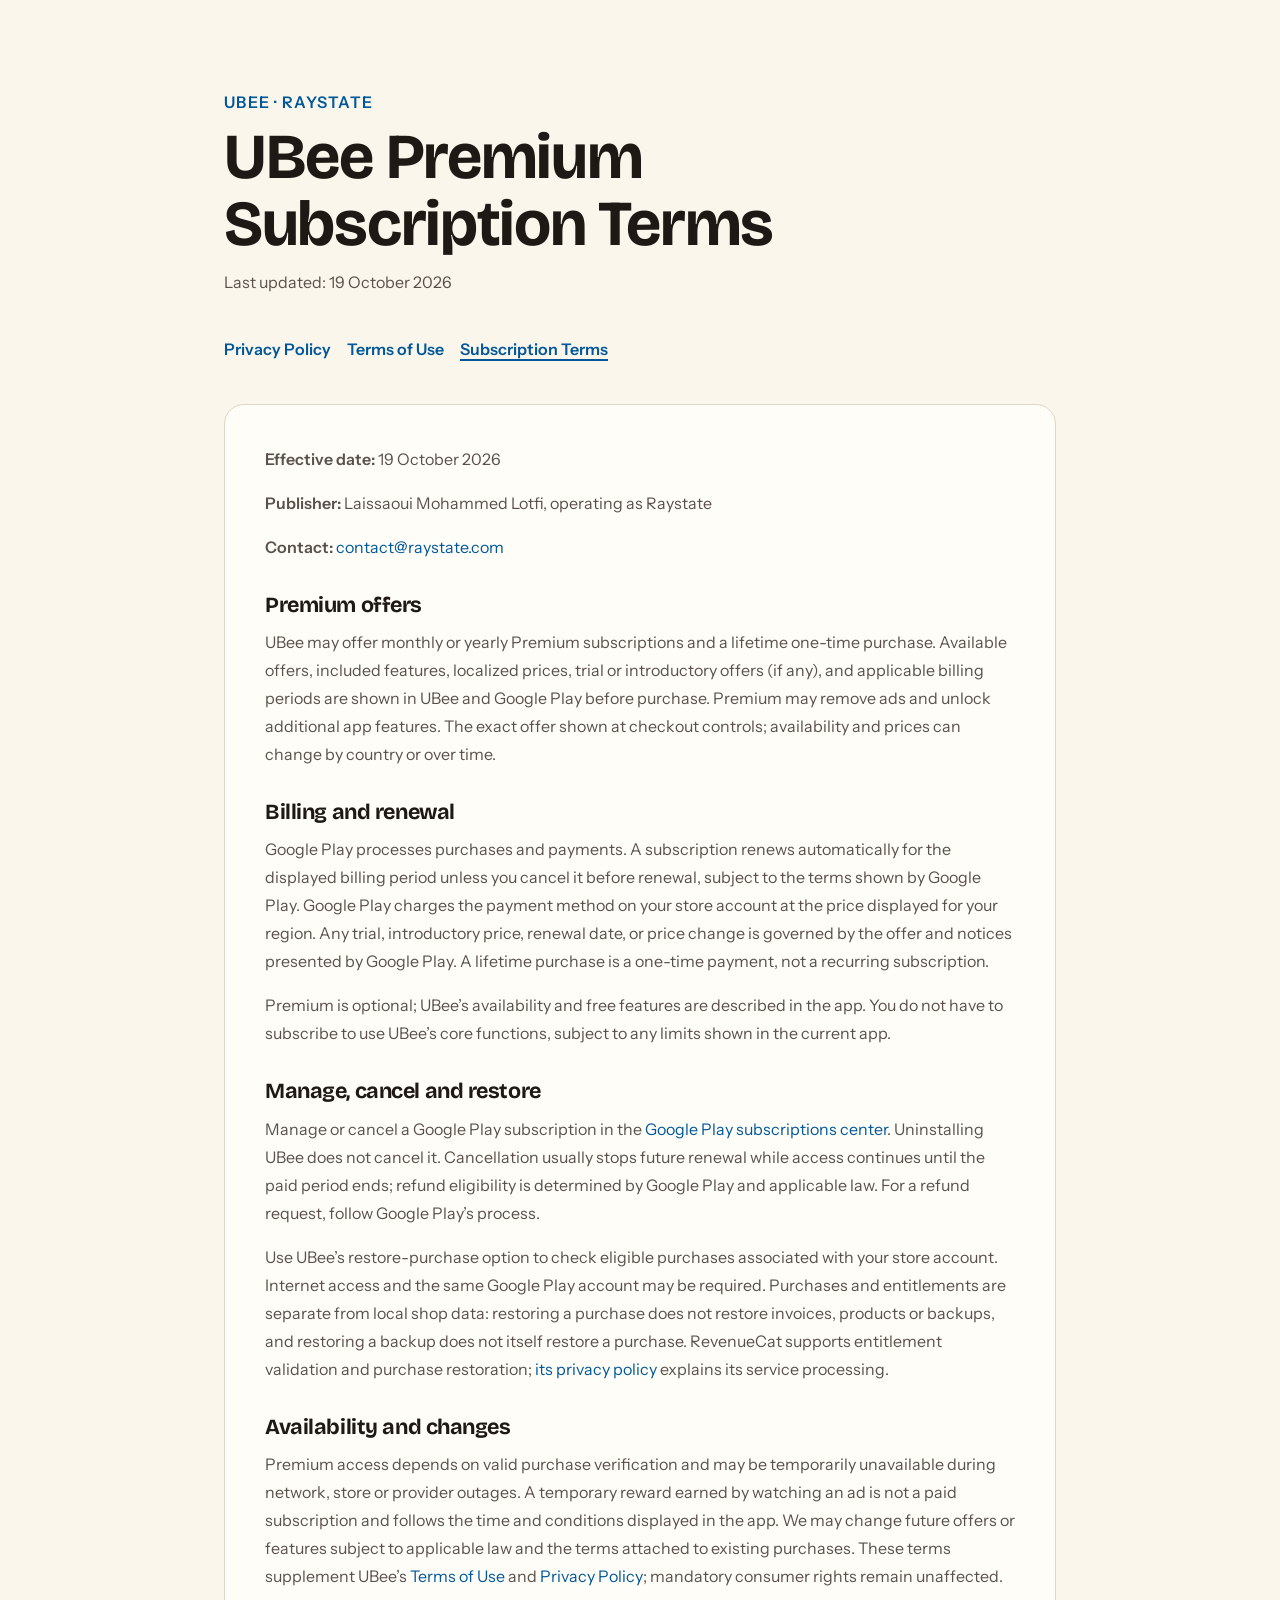
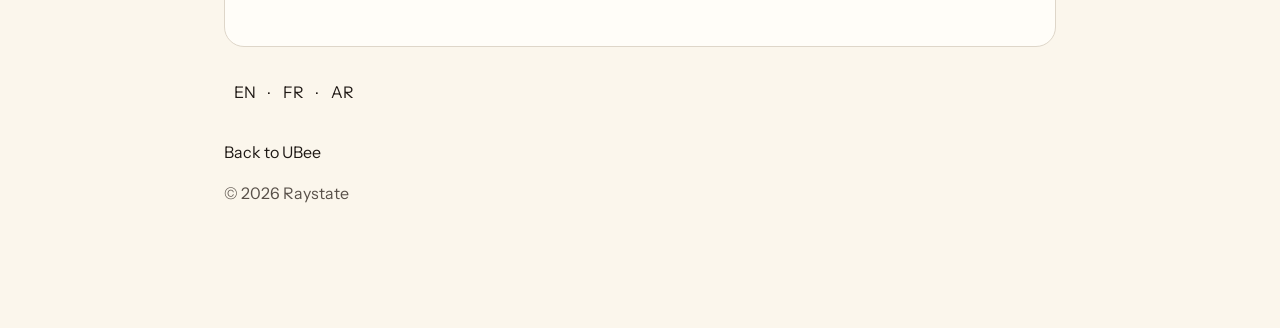
<file: legal/en/subscription-terms/index.html>
<!doctype html>
<html lang="en" dir="ltr">
<head>
  <meta charset="utf-8">
  <meta name="viewport" content="width=device-width, initial-scale=1">
  <meta name="theme-color" content="#f7f8f5">
  <meta name="description" content="UBee Premium Subscription Terms — UBee by Raystate.">
  <title>UBee Premium Subscription Terms | UBee by Raystate</title>
  <link rel="canonical" href="https://ubee.raystate.com/legal/en/subscription-terms/">
  <link rel="alternate" hreflang="en" href="https://ubee.raystate.com/legal/en/subscription-terms/">
  <link rel="alternate" hreflang="fr" href="https://ubee.raystate.com/legal/fr/subscription-terms/">
  <link rel="alternate" hreflang="ar" href="https://ubee.raystate.com/legal/ar/subscription-terms/">
  <link rel="alternate" hreflang="x-default" href="https://ubee.raystate.com/legal/en/subscription-terms/">
  <link rel="stylesheet" href="../../../assets/styles.css">
  <link rel="icon" href="../../../assets/ubee-app-icon.png" type="image/png">
</head>
<body>
  <main class="legal-page">
    <div class="legal-wrap">
      <a class="legal-eyebrow" href="../../../">UBee · Raystate</a>
      <h1>UBee Premium Subscription Terms</h1>
      <p class="legal-updated">Last updated: 19 October 2026</p>
      <nav class="legal-nav" aria-label="UBee Premium Subscription Terms"><a href="../privacy-policy/">Privacy Policy</a>
<a href="../terms-of-use/">Terms of Use</a>
<a href="../subscription-terms/" aria-current="page">Subscription Terms</a></nav>
      <article class="legal-content"><p><strong>Effective date:</strong> 19 October 2026</p>
<p><strong>Publisher:</strong> Laissaoui Mohammed Lotfi, operating as Raystate</p>
<p><strong>Contact:</strong> <a href="mailto:contact@raystate.com">contact@raystate.com</a></p>
<h2>Premium offers</h2>
<p>UBee may offer monthly or yearly Premium subscriptions and a lifetime one-time purchase. Available offers, included features, localized prices, trial or introductory offers (if any), and applicable billing periods are shown in UBee and Google Play before purchase. Premium may remove ads and unlock additional app features. The exact offer shown at checkout controls; availability and prices can change by country or over time.</p>
<h2>Billing and renewal</h2>
<p>Google Play processes purchases and payments. A subscription renews automatically for the displayed billing period unless you cancel it before renewal, subject to the terms shown by Google Play. Google Play charges the payment method on your store account at the price displayed for your region. Any trial, introductory price, renewal date, or price change is governed by the offer and notices presented by Google Play. A lifetime purchase is a one-time payment, not a recurring subscription.</p>
<p>Premium is optional; UBee’s availability and free features are described in the app. You do not have to subscribe to use UBee’s core functions, subject to any limits shown in the current app.</p>
<h2>Manage, cancel and restore</h2>
<p>Manage or cancel a Google Play subscription in the <a href="https://play.google.com/store/account/subscriptions">Google Play subscriptions center</a>. Uninstalling UBee does not cancel it. Cancellation usually stops future renewal while access continues until the paid period ends; refund eligibility is determined by Google Play and applicable law. For a refund request, follow Google Play’s process.</p>
<p>Use UBee’s restore-purchase option to check eligible purchases associated with your store account. Internet access and the same Google Play account may be required. Purchases and entitlements are separate from local shop data: restoring a purchase does not restore invoices, products or backups, and restoring a backup does not itself restore a purchase. RevenueCat supports entitlement validation and purchase restoration; <a href="https://www.revenuecat.com/privacy">its privacy policy</a> explains its service processing.</p>
<h2>Availability and changes</h2>
<p>Premium access depends on valid purchase verification and may be temporarily unavailable during network, store or provider outages. A temporary reward earned by watching an ad is not a paid subscription and follows the time and conditions displayed in the app. We may change future offers or features subject to applicable law and the terms attached to existing purchases. These terms supplement UBee’s <a href="../terms-of-use/">Terms of Use</a> and <a href="../privacy-policy/">Privacy Policy</a>; mandatory consumer rights remain unaffected.</p></article>
      <p class="legal-locale"><a href="../../en/subscription-terms/" hreflang="en" lang="en">EN</a> · <a href="../../fr/subscription-terms/" hreflang="fr" lang="fr">FR</a> · <a href="../../ar/subscription-terms/" hreflang="ar" lang="ar">AR</a></p>
      <p><a href="../../../">Back to UBee</a></p>
      <footer class="legal-updated">© 2026 Raystate</footer>
    </div>
  </main>
</body>
</html>
</file>
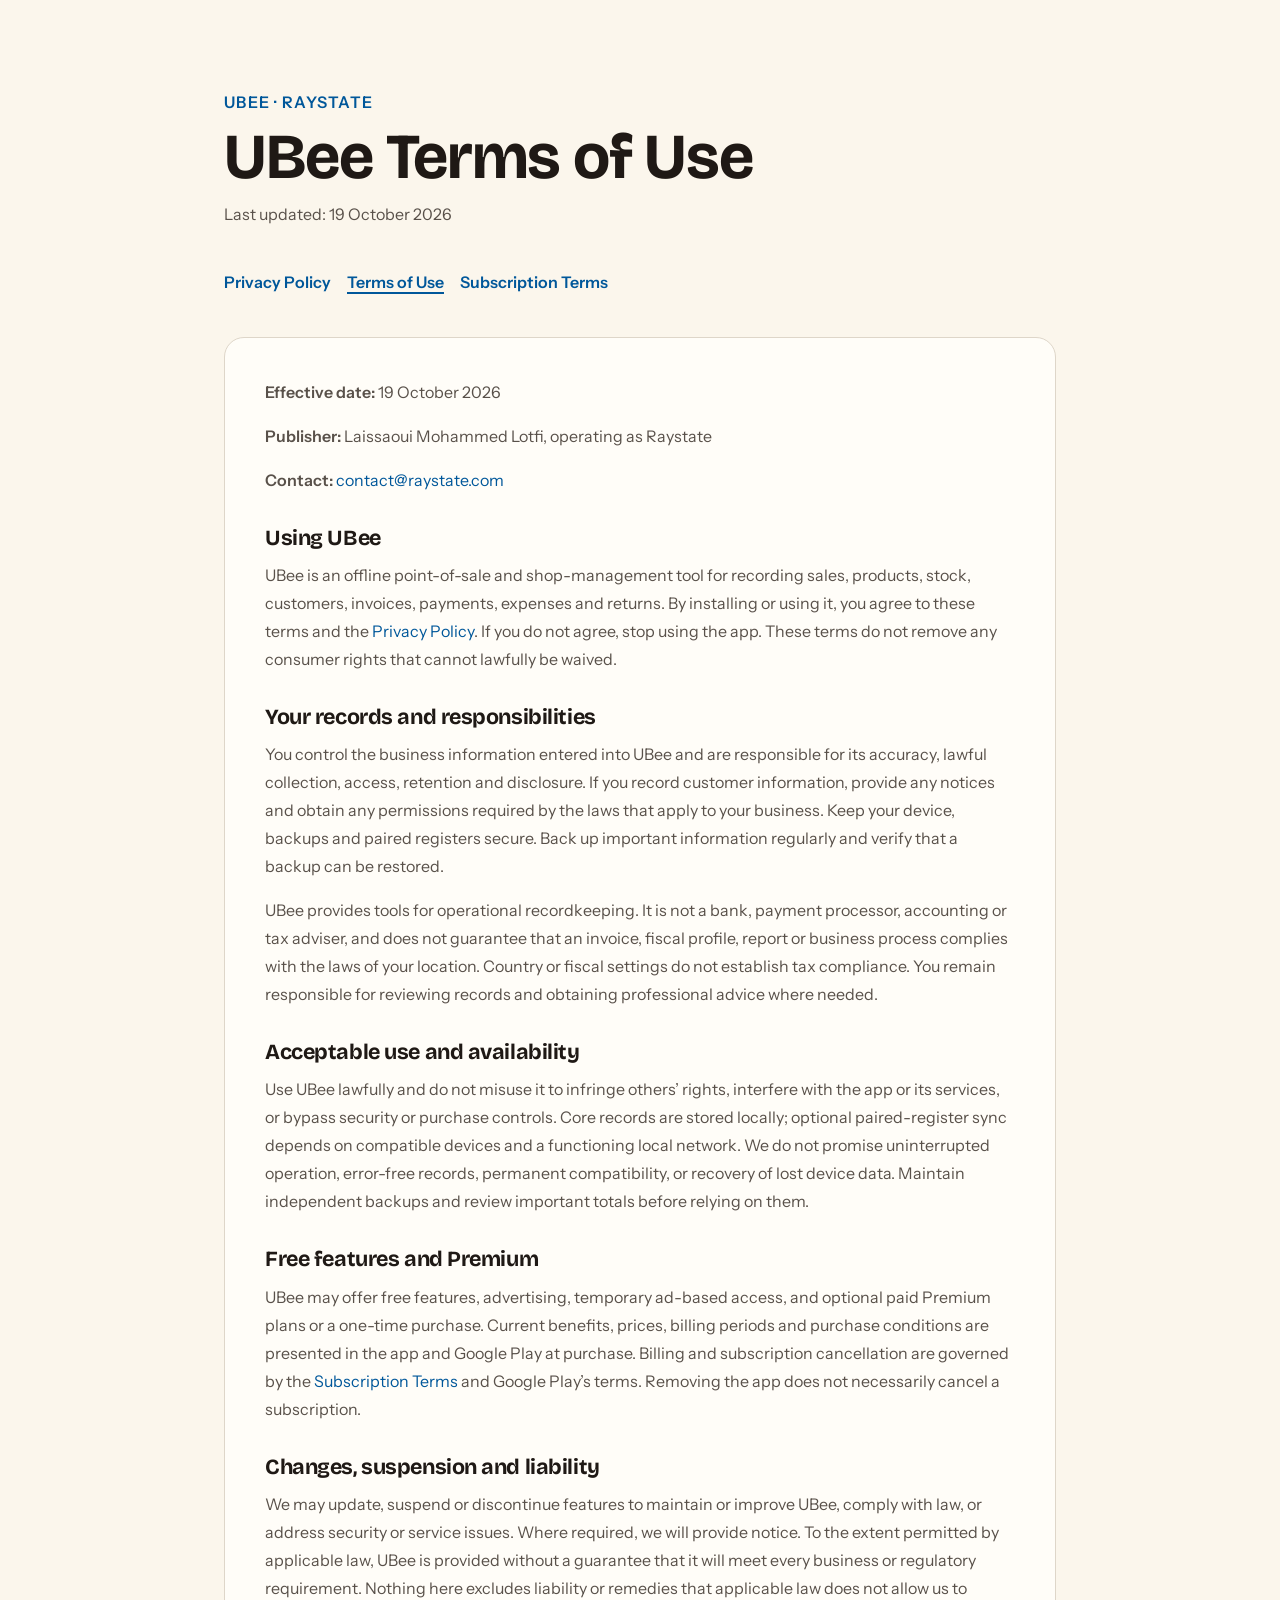
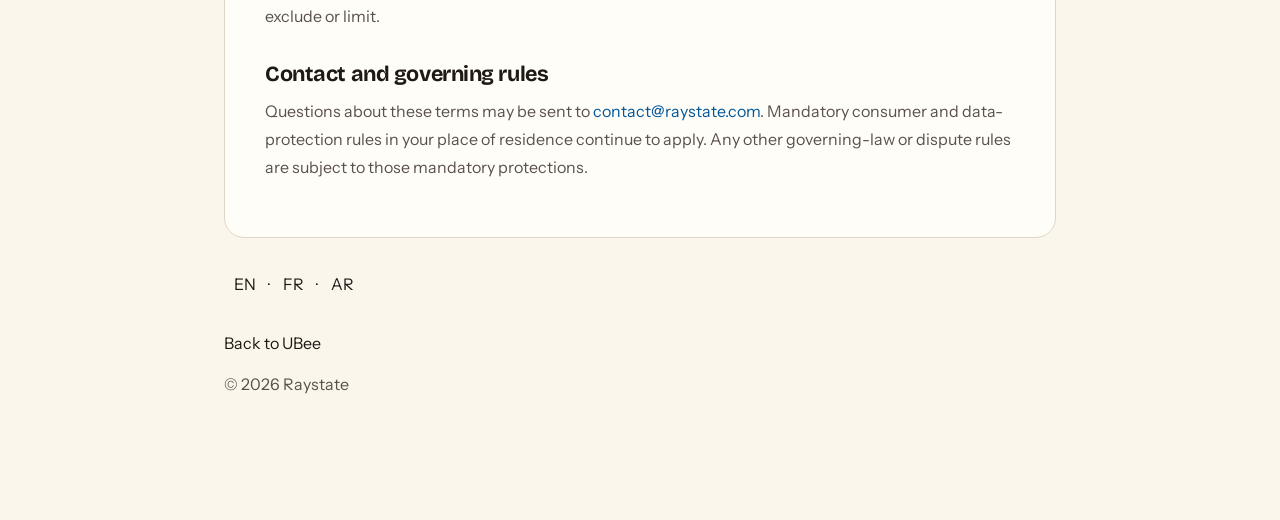
<file: legal/en/terms-of-use/index.html>
<!doctype html>
<html lang="en" dir="ltr">
<head>
  <meta charset="utf-8">
  <meta name="viewport" content="width=device-width, initial-scale=1">
  <meta name="theme-color" content="#f7f8f5">
  <meta name="description" content="UBee Terms of Use — UBee by Raystate.">
  <title>UBee Terms of Use | UBee by Raystate</title>
  <link rel="canonical" href="https://ubee.raystate.com/legal/en/terms-of-use/">
  <link rel="alternate" hreflang="en" href="https://ubee.raystate.com/legal/en/terms-of-use/">
  <link rel="alternate" hreflang="fr" href="https://ubee.raystate.com/legal/fr/terms-of-use/">
  <link rel="alternate" hreflang="ar" href="https://ubee.raystate.com/legal/ar/terms-of-use/">
  <link rel="alternate" hreflang="x-default" href="https://ubee.raystate.com/legal/en/terms-of-use/">
  <link rel="stylesheet" href="../../../assets/styles.css">
  <link rel="icon" href="../../../assets/ubee-app-icon.png" type="image/png">
</head>
<body>
  <main class="legal-page">
    <div class="legal-wrap">
      <a class="legal-eyebrow" href="../../../">UBee · Raystate</a>
      <h1>UBee Terms of Use</h1>
      <p class="legal-updated">Last updated: 19 October 2026</p>
      <nav class="legal-nav" aria-label="UBee Terms of Use"><a href="../privacy-policy/">Privacy Policy</a>
<a href="../terms-of-use/" aria-current="page">Terms of Use</a>
<a href="../subscription-terms/">Subscription Terms</a></nav>
      <article class="legal-content"><p><strong>Effective date:</strong> 19 October 2026</p>
<p><strong>Publisher:</strong> Laissaoui Mohammed Lotfi, operating as Raystate</p>
<p><strong>Contact:</strong> <a href="mailto:contact@raystate.com">contact@raystate.com</a></p>
<h2>Using UBee</h2>
<p>UBee is an offline point-of-sale and shop-management tool for recording sales, products, stock, customers, invoices, payments, expenses and returns. By installing or using it, you agree to these terms and the <a href="../privacy-policy/">Privacy Policy</a>. If you do not agree, stop using the app. These terms do not remove any consumer rights that cannot lawfully be waived.</p>
<h2>Your records and responsibilities</h2>
<p>You control the business information entered into UBee and are responsible for its accuracy, lawful collection, access, retention and disclosure. If you record customer information, provide any notices and obtain any permissions required by the laws that apply to your business. Keep your device, backups and paired registers secure. Back up important information regularly and verify that a backup can be restored.</p>
<p>UBee provides tools for operational recordkeeping. It is not a bank, payment processor, accounting or tax adviser, and does not guarantee that an invoice, fiscal profile, report or business process complies with the laws of your location. Country or fiscal settings do not establish tax compliance. You remain responsible for reviewing records and obtaining professional advice where needed.</p>
<h2>Acceptable use and availability</h2>
<p>Use UBee lawfully and do not misuse it to infringe others’ rights, interfere with the app or its services, or bypass security or purchase controls. Core records are stored locally; optional paired-register sync depends on compatible devices and a functioning local network. We do not promise uninterrupted operation, error-free records, permanent compatibility, or recovery of lost device data. Maintain independent backups and review important totals before relying on them.</p>
<h2>Free features and Premium</h2>
<p>UBee may offer free features, advertising, temporary ad-based access, and optional paid Premium plans or a one-time purchase. Current benefits, prices, billing periods and purchase conditions are presented in the app and Google Play at purchase. Billing and subscription cancellation are governed by the <a href="../subscription-terms/">Subscription Terms</a> and Google Play’s terms. Removing the app does not necessarily cancel a subscription.</p>
<h2>Changes, suspension and liability</h2>
<p>We may update, suspend or discontinue features to maintain or improve UBee, comply with law, or address security or service issues. Where required, we will provide notice. To the extent permitted by applicable law, UBee is provided without a guarantee that it will meet every business or regulatory requirement. Nothing here excludes liability or remedies that applicable law does not allow us to exclude or limit.</p>
<h2>Contact and governing rules</h2>
<p>Questions about these terms may be sent to <a href="mailto:contact@raystate.com">contact@raystate.com</a>. Mandatory consumer and data-protection rules in your place of residence continue to apply. Any other governing-law or dispute rules are subject to those mandatory protections.</p></article>
      <p class="legal-locale"><a href="../../en/terms-of-use/" hreflang="en" lang="en">EN</a> · <a href="../../fr/terms-of-use/" hreflang="fr" lang="fr">FR</a> · <a href="../../ar/terms-of-use/" hreflang="ar" lang="ar">AR</a></p>
      <p><a href="../../../">Back to UBee</a></p>
      <footer class="legal-updated">© 2026 Raystate</footer>
    </div>
  </main>
</body>
</html>
</file>
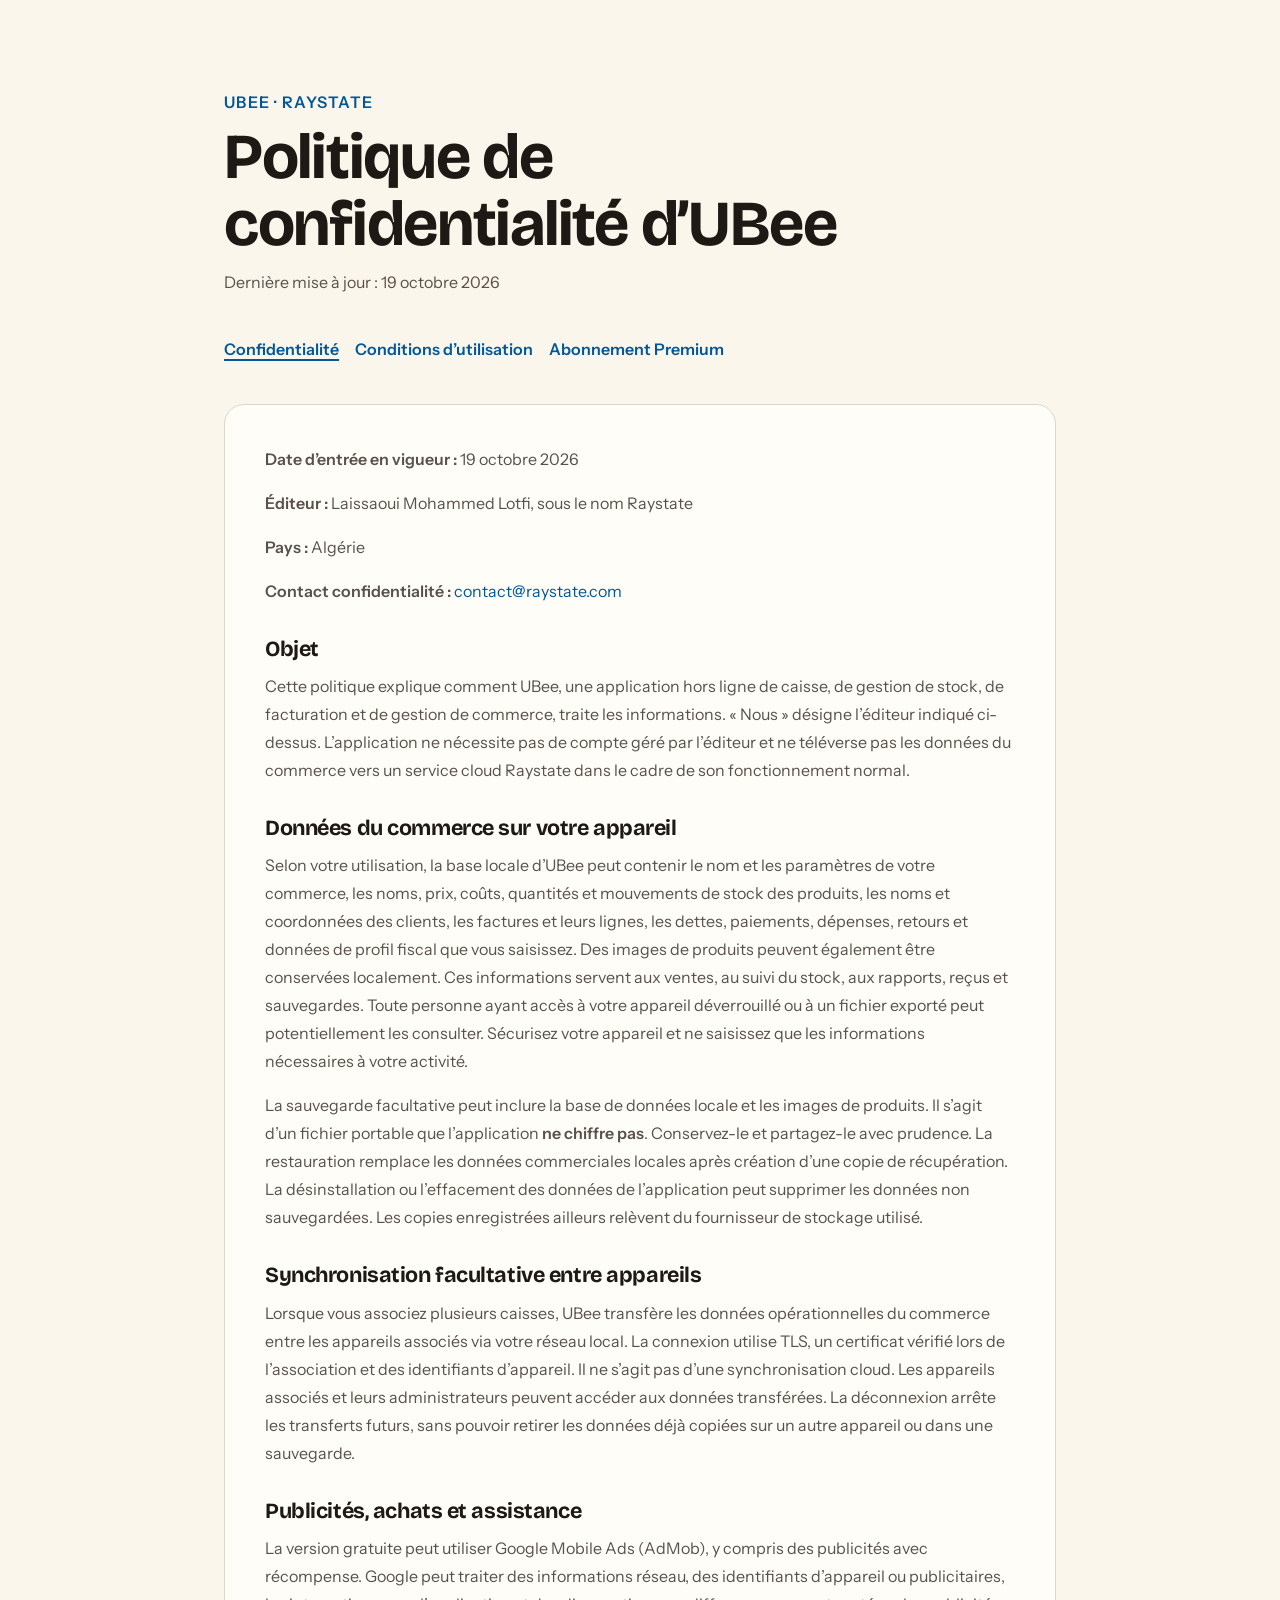
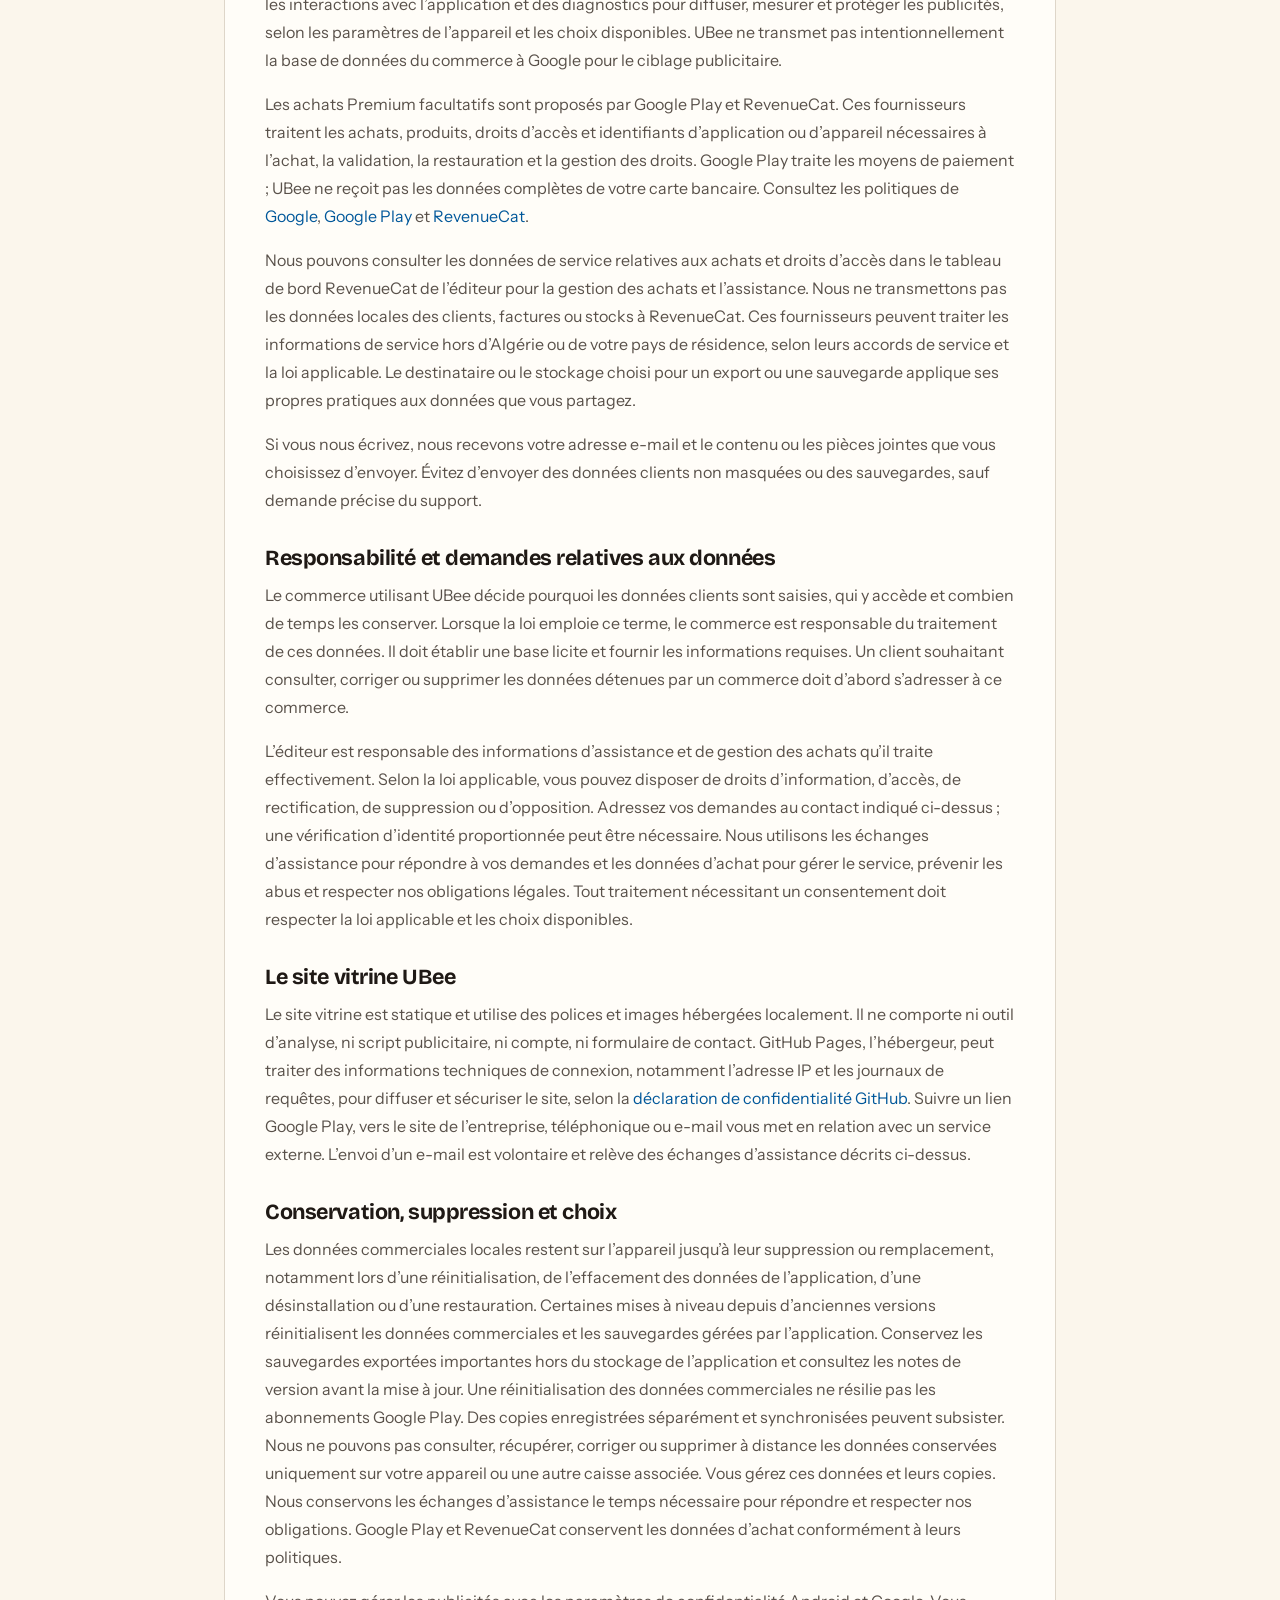
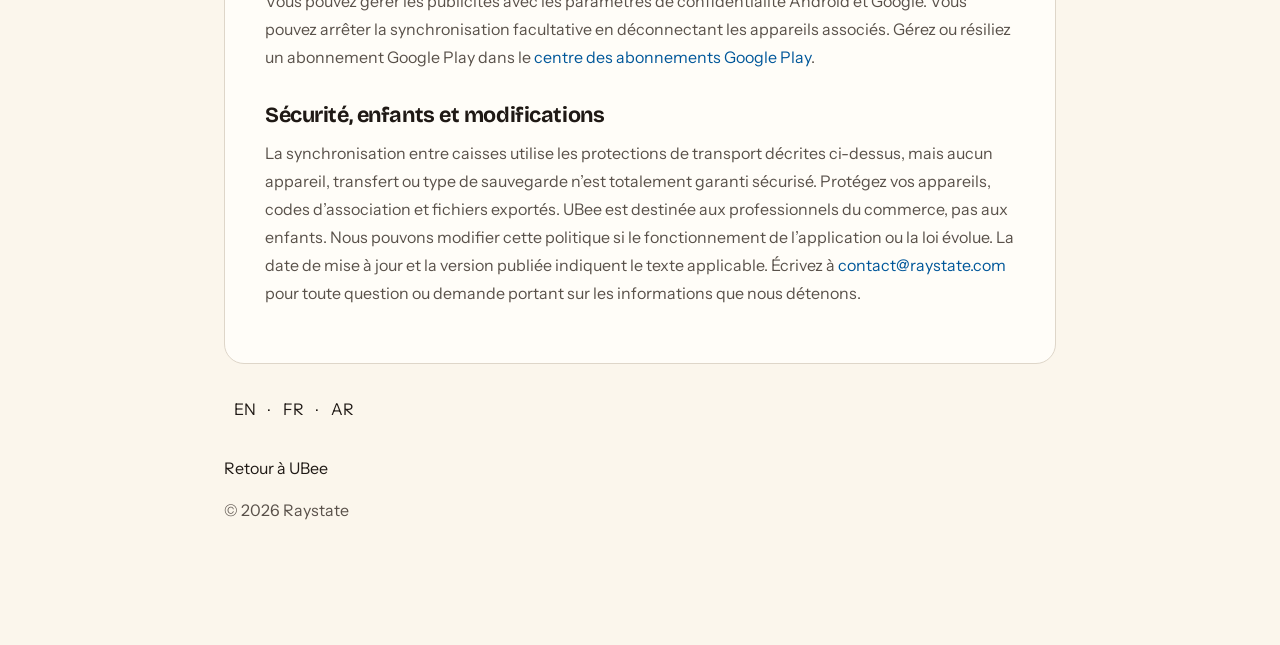
<file: legal/fr/privacy-policy/index.html>
<!doctype html>
<html lang="fr" dir="ltr">
<head>
  <meta charset="utf-8">
  <meta name="viewport" content="width=device-width, initial-scale=1">
  <meta name="theme-color" content="#f7f8f5">
  <meta name="description" content="Politique de confidentialité d’UBee — UBee by Raystate.">
  <title>Politique de confidentialité d’UBee | UBee by Raystate</title>
  <link rel="canonical" href="https://ubee.raystate.com/legal/fr/privacy-policy/">
  <link rel="alternate" hreflang="en" href="https://ubee.raystate.com/legal/en/privacy-policy/">
  <link rel="alternate" hreflang="fr" href="https://ubee.raystate.com/legal/fr/privacy-policy/">
  <link rel="alternate" hreflang="ar" href="https://ubee.raystate.com/legal/ar/privacy-policy/">
  <link rel="alternate" hreflang="x-default" href="https://ubee.raystate.com/legal/en/privacy-policy/">
  <link rel="stylesheet" href="../../../assets/styles.css">
  <link rel="icon" href="../../../assets/ubee-app-icon.png" type="image/png">
</head>
<body>
  <main class="legal-page">
    <div class="legal-wrap">
      <a class="legal-eyebrow" href="../../../fr/">UBee · Raystate</a>
      <h1>Politique de confidentialité d’UBee</h1>
      <p class="legal-updated">Dernière mise à jour : 19 octobre 2026</p>
      <nav class="legal-nav" aria-label="Politique de confidentialité d’UBee"><a href="../privacy-policy/" aria-current="page">Confidentialité</a>
<a href="../terms-of-use/">Conditions d’utilisation</a>
<a href="../subscription-terms/">Abonnement Premium</a></nav>
      <article class="legal-content"><p><strong>Date d’entrée en vigueur :</strong> 19 octobre 2026</p>
<p><strong>Éditeur :</strong> Laissaoui Mohammed Lotfi, sous le nom Raystate</p>
<p><strong>Pays :</strong> Algérie</p>
<p><strong>Contact confidentialité :</strong> <a href="mailto:contact@raystate.com">contact@raystate.com</a></p>
<h2>Objet</h2>
<p>Cette politique explique comment UBee, une application hors ligne de caisse, de gestion de stock, de facturation et de gestion de commerce, traite les informations. « Nous » désigne l’éditeur indiqué ci-dessus. L’application ne nécessite pas de compte géré par l’éditeur et ne téléverse pas les données du commerce vers un service cloud Raystate dans le cadre de son fonctionnement normal.</p>
<h2>Données du commerce sur votre appareil</h2>
<p>Selon votre utilisation, la base locale d’UBee peut contenir le nom et les paramètres de votre commerce, les noms, prix, coûts, quantités et mouvements de stock des produits, les noms et coordonnées des clients, les factures et leurs lignes, les dettes, paiements, dépenses, retours et données de profil fiscal que vous saisissez. Des images de produits peuvent également être conservées localement. Ces informations servent aux ventes, au suivi du stock, aux rapports, reçus et sauvegardes. Toute personne ayant accès à votre appareil déverrouillé ou à un fichier exporté peut potentiellement les consulter. Sécurisez votre appareil et ne saisissez que les informations nécessaires à votre activité.</p>
<p>La sauvegarde facultative peut inclure la base de données locale et les images de produits. Il s’agit d’un fichier portable que l’application <strong>ne chiffre pas</strong>. Conservez-le et partagez-le avec prudence. La restauration remplace les données commerciales locales après création d’une copie de récupération. La désinstallation ou l’effacement des données de l’application peut supprimer les données non sauvegardées. Les copies enregistrées ailleurs relèvent du fournisseur de stockage utilisé.</p>
<h2>Synchronisation facultative entre appareils</h2>
<p>Lorsque vous associez plusieurs caisses, UBee transfère les données opérationnelles du commerce entre les appareils associés via votre réseau local. La connexion utilise TLS, un certificat vérifié lors de l’association et des identifiants d’appareil. Il ne s’agit pas d’une synchronisation cloud. Les appareils associés et leurs administrateurs peuvent accéder aux données transférées. La déconnexion arrête les transferts futurs, sans pouvoir retirer les données déjà copiées sur un autre appareil ou dans une sauvegarde.</p>
<h2>Publicités, achats et assistance</h2>
<p>La version gratuite peut utiliser Google Mobile Ads (AdMob), y compris des publicités avec récompense. Google peut traiter des informations réseau, des identifiants d’appareil ou publicitaires, les interactions avec l’application et des diagnostics pour diffuser, mesurer et protéger les publicités, selon les paramètres de l’appareil et les choix disponibles. UBee ne transmet pas intentionnellement la base de données du commerce à Google pour le ciblage publicitaire.</p>
<p>Les achats Premium facultatifs sont proposés par Google Play et RevenueCat. Ces fournisseurs traitent les achats, produits, droits d’accès et identifiants d’application ou d’appareil nécessaires à l’achat, la validation, la restauration et la gestion des droits. Google Play traite les moyens de paiement ; UBee ne reçoit pas les données complètes de votre carte bancaire. Consultez les politiques de <a href="https://policies.google.com/privacy">Google</a>, <a href="https://play.google.com/about/play-terms/">Google Play</a> et <a href="https://www.revenuecat.com/privacy">RevenueCat</a>.</p>
<p>Nous pouvons consulter les données de service relatives aux achats et droits d’accès dans le tableau de bord RevenueCat de l’éditeur pour la gestion des achats et l’assistance. Nous ne transmettons pas les données locales des clients, factures ou stocks à RevenueCat. Ces fournisseurs peuvent traiter les informations de service hors d’Algérie ou de votre pays de résidence, selon leurs accords de service et la loi applicable. Le destinataire ou le stockage choisi pour un export ou une sauvegarde applique ses propres pratiques aux données que vous partagez.</p>
<p>Si vous nous écrivez, nous recevons votre adresse e-mail et le contenu ou les pièces jointes que vous choisissez d’envoyer. Évitez d’envoyer des données clients non masquées ou des sauvegardes, sauf demande précise du support.</p>
<h2>Responsabilité et demandes relatives aux données</h2>
<p>Le commerce utilisant UBee décide pourquoi les données clients sont saisies, qui y accède et combien de temps les conserver. Lorsque la loi emploie ce terme, le commerce est responsable du traitement de ces données. Il doit établir une base licite et fournir les informations requises. Un client souhaitant consulter, corriger ou supprimer les données détenues par un commerce doit d’abord s’adresser à ce commerce.</p>
<p>L’éditeur est responsable des informations d’assistance et de gestion des achats qu’il traite effectivement. Selon la loi applicable, vous pouvez disposer de droits d’information, d’accès, de rectification, de suppression ou d’opposition. Adressez vos demandes au contact indiqué ci-dessus ; une vérification d’identité proportionnée peut être nécessaire. Nous utilisons les échanges d’assistance pour répondre à vos demandes et les données d’achat pour gérer le service, prévenir les abus et respecter nos obligations légales. Tout traitement nécessitant un consentement doit respecter la loi applicable et les choix disponibles.</p>
<h2>Le site vitrine UBee</h2>
<p>Le site vitrine est statique et utilise des polices et images hébergées localement. Il ne comporte ni outil d’analyse, ni script publicitaire, ni compte, ni formulaire de contact. GitHub Pages, l’hébergeur, peut traiter des informations techniques de connexion, notamment l’adresse IP et les journaux de requêtes, pour diffuser et sécuriser le site, selon la <a href="https://docs.github.com/en/site-policy/privacy-policies/github-general-privacy-statement">déclaration de confidentialité GitHub</a>. Suivre un lien Google Play, vers le site de l’entreprise, téléphonique ou e-mail vous met en relation avec un service externe. L’envoi d’un e-mail est volontaire et relève des échanges d’assistance décrits ci-dessus.</p>
<h2>Conservation, suppression et choix</h2>
<p>Les données commerciales locales restent sur l’appareil jusqu’à leur suppression ou remplacement, notamment lors d’une réinitialisation, de l’effacement des données de l’application, d’une désinstallation ou d’une restauration. Certaines mises à niveau depuis d’anciennes versions réinitialisent les données commerciales et les sauvegardes gérées par l’application. Conservez les sauvegardes exportées importantes hors du stockage de l’application et consultez les notes de version avant la mise à jour. Une réinitialisation des données commerciales ne résilie pas les abonnements Google Play. Des copies enregistrées séparément et synchronisées peuvent subsister. Nous ne pouvons pas consulter, récupérer, corriger ou supprimer à distance les données conservées uniquement sur votre appareil ou une autre caisse associée. Vous gérez ces données et leurs copies. Nous conservons les échanges d’assistance le temps nécessaire pour répondre et respecter nos obligations. Google Play et RevenueCat conservent les données d’achat conformément à leurs politiques.</p>
<p>Vous pouvez gérer les publicités avec les paramètres de confidentialité Android et Google. Vous pouvez arrêter la synchronisation facultative en déconnectant les appareils associés. Gérez ou résiliez un abonnement Google Play dans le <a href="https://play.google.com/store/account/subscriptions">centre des abonnements Google Play</a>.</p>
<h2>Sécurité, enfants et modifications</h2>
<p>La synchronisation entre caisses utilise les protections de transport décrites ci-dessus, mais aucun appareil, transfert ou type de sauvegarde n’est totalement garanti sécurisé. Protégez vos appareils, codes d’association et fichiers exportés. UBee est destinée aux professionnels du commerce, pas aux enfants. Nous pouvons modifier cette politique si le fonctionnement de l’application ou la loi évolue. La date de mise à jour et la version publiée indiquent le texte applicable. Écrivez à <a href="mailto:contact@raystate.com">contact@raystate.com</a> pour toute question ou demande portant sur les informations que nous détenons.</p></article>
      <p class="legal-locale"><a href="../../en/privacy-policy/" hreflang="en" lang="en">EN</a> · <a href="../../fr/privacy-policy/" hreflang="fr" lang="fr">FR</a> · <a href="../../ar/privacy-policy/" hreflang="ar" lang="ar">AR</a></p>
      <p><a href="../../../fr/">Retour à UBee</a></p>
      <footer class="legal-updated">© 2026 Raystate</footer>
    </div>
  </main>
</body>
</html>
</file>
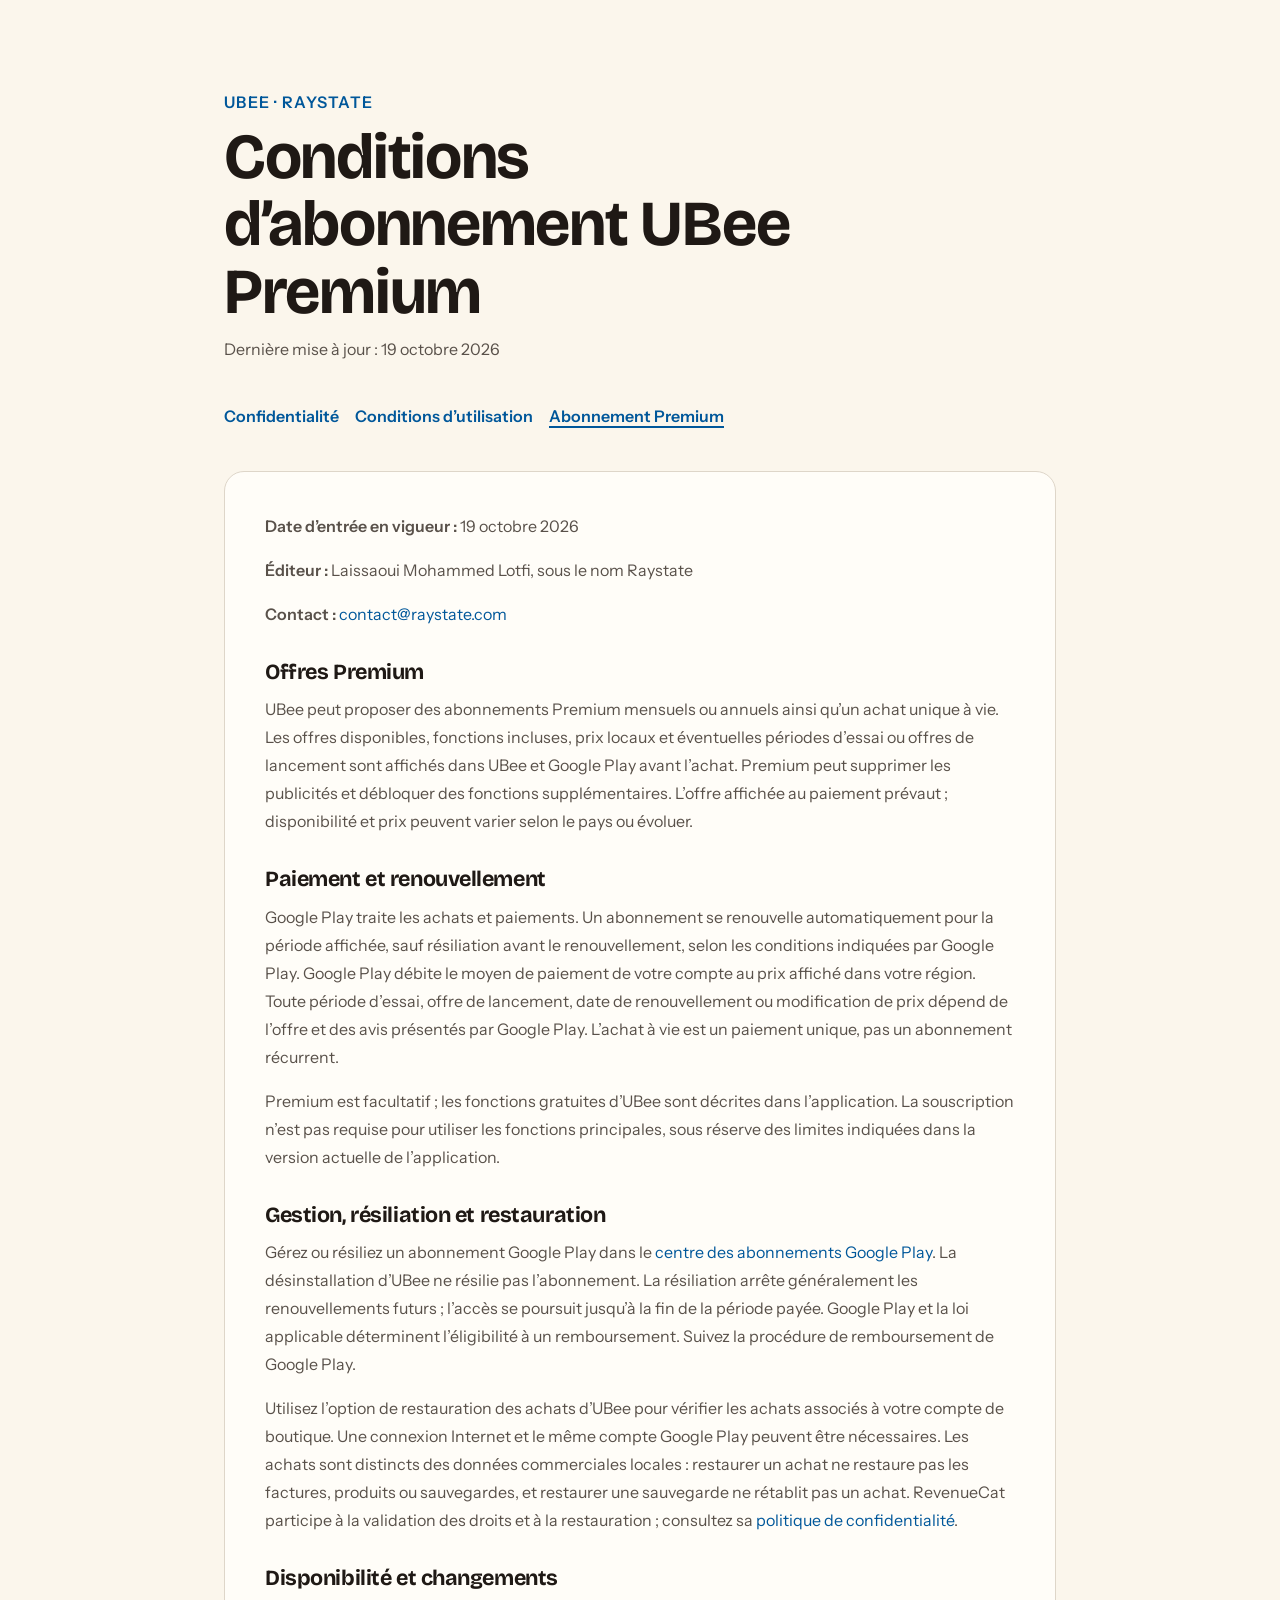
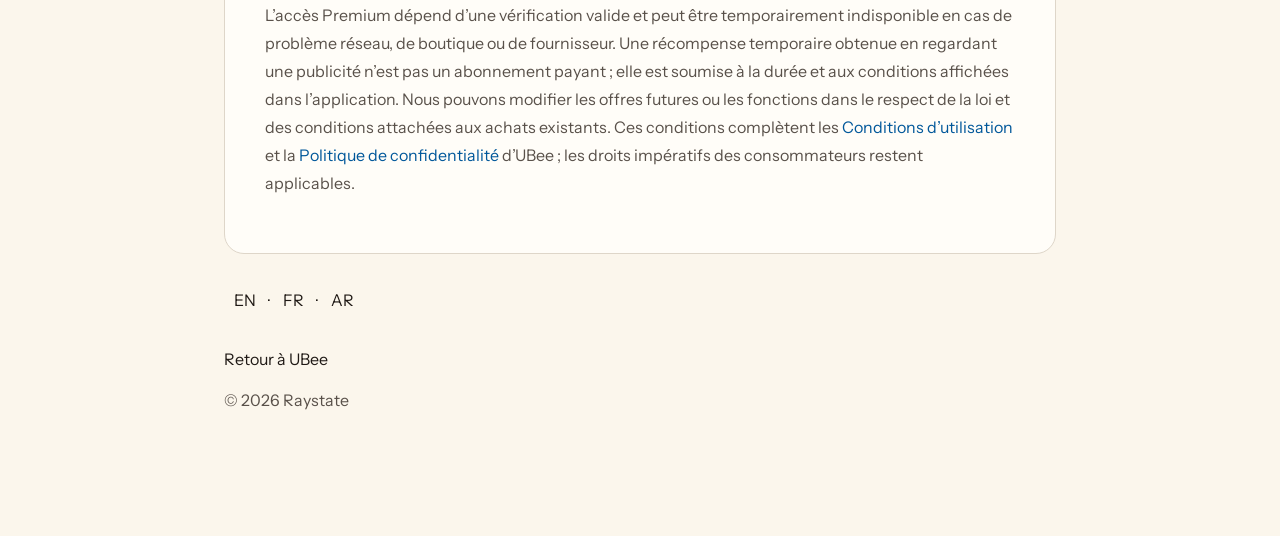
<file: legal/fr/subscription-terms/index.html>
<!doctype html>
<html lang="fr" dir="ltr">
<head>
  <meta charset="utf-8">
  <meta name="viewport" content="width=device-width, initial-scale=1">
  <meta name="theme-color" content="#f7f8f5">
  <meta name="description" content="Conditions d’abonnement UBee Premium — UBee by Raystate.">
  <title>Conditions d’abonnement UBee Premium | UBee by Raystate</title>
  <link rel="canonical" href="https://ubee.raystate.com/legal/fr/subscription-terms/">
  <link rel="alternate" hreflang="en" href="https://ubee.raystate.com/legal/en/subscription-terms/">
  <link rel="alternate" hreflang="fr" href="https://ubee.raystate.com/legal/fr/subscription-terms/">
  <link rel="alternate" hreflang="ar" href="https://ubee.raystate.com/legal/ar/subscription-terms/">
  <link rel="alternate" hreflang="x-default" href="https://ubee.raystate.com/legal/en/subscription-terms/">
  <link rel="stylesheet" href="../../../assets/styles.css">
  <link rel="icon" href="../../../assets/ubee-app-icon.png" type="image/png">
</head>
<body>
  <main class="legal-page">
    <div class="legal-wrap">
      <a class="legal-eyebrow" href="../../../fr/">UBee · Raystate</a>
      <h1>Conditions d’abonnement UBee Premium</h1>
      <p class="legal-updated">Dernière mise à jour : 19 octobre 2026</p>
      <nav class="legal-nav" aria-label="Conditions d’abonnement UBee Premium"><a href="../privacy-policy/">Confidentialité</a>
<a href="../terms-of-use/">Conditions d’utilisation</a>
<a href="../subscription-terms/" aria-current="page">Abonnement Premium</a></nav>
      <article class="legal-content"><p><strong>Date d’entrée en vigueur :</strong> 19 octobre 2026</p>
<p><strong>Éditeur :</strong> Laissaoui Mohammed Lotfi, sous le nom Raystate</p>
<p><strong>Contact :</strong> <a href="mailto:contact@raystate.com">contact@raystate.com</a></p>
<h2>Offres Premium</h2>
<p>UBee peut proposer des abonnements Premium mensuels ou annuels ainsi qu’un achat unique à vie. Les offres disponibles, fonctions incluses, prix locaux et éventuelles périodes d’essai ou offres de lancement sont affichés dans UBee et Google Play avant l’achat. Premium peut supprimer les publicités et débloquer des fonctions supplémentaires. L’offre affichée au paiement prévaut ; disponibilité et prix peuvent varier selon le pays ou évoluer.</p>
<h2>Paiement et renouvellement</h2>
<p>Google Play traite les achats et paiements. Un abonnement se renouvelle automatiquement pour la période affichée, sauf résiliation avant le renouvellement, selon les conditions indiquées par Google Play. Google Play débite le moyen de paiement de votre compte au prix affiché dans votre région. Toute période d’essai, offre de lancement, date de renouvellement ou modification de prix dépend de l’offre et des avis présentés par Google Play. L’achat à vie est un paiement unique, pas un abonnement récurrent.</p>
<p>Premium est facultatif ; les fonctions gratuites d’UBee sont décrites dans l’application. La souscription n’est pas requise pour utiliser les fonctions principales, sous réserve des limites indiquées dans la version actuelle de l’application.</p>
<h2>Gestion, résiliation et restauration</h2>
<p>Gérez ou résiliez un abonnement Google Play dans le <a href="https://play.google.com/store/account/subscriptions">centre des abonnements Google Play</a>. La désinstallation d’UBee ne résilie pas l’abonnement. La résiliation arrête généralement les renouvellements futurs ; l’accès se poursuit jusqu’à la fin de la période payée. Google Play et la loi applicable déterminent l’éligibilité à un remboursement. Suivez la procédure de remboursement de Google Play.</p>
<p>Utilisez l’option de restauration des achats d’UBee pour vérifier les achats associés à votre compte de boutique. Une connexion Internet et le même compte Google Play peuvent être nécessaires. Les achats sont distincts des données commerciales locales : restaurer un achat ne restaure pas les factures, produits ou sauvegardes, et restaurer une sauvegarde ne rétablit pas un achat. RevenueCat participe à la validation des droits et à la restauration ; consultez sa <a href="https://www.revenuecat.com/privacy">politique de confidentialité</a>.</p>
<h2>Disponibilité et changements</h2>
<p>L’accès Premium dépend d’une vérification valide et peut être temporairement indisponible en cas de problème réseau, de boutique ou de fournisseur. Une récompense temporaire obtenue en regardant une publicité n’est pas un abonnement payant ; elle est soumise à la durée et aux conditions affichées dans l’application. Nous pouvons modifier les offres futures ou les fonctions dans le respect de la loi et des conditions attachées aux achats existants. Ces conditions complètent les <a href="../terms-of-use/">Conditions d’utilisation</a> et la <a href="../privacy-policy/">Politique de confidentialité</a> d’UBee ; les droits impératifs des consommateurs restent applicables.</p></article>
      <p class="legal-locale"><a href="../../en/subscription-terms/" hreflang="en" lang="en">EN</a> · <a href="../../fr/subscription-terms/" hreflang="fr" lang="fr">FR</a> · <a href="../../ar/subscription-terms/" hreflang="ar" lang="ar">AR</a></p>
      <p><a href="../../../fr/">Retour à UBee</a></p>
      <footer class="legal-updated">© 2026 Raystate</footer>
    </div>
  </main>
</body>
</html>
</file>
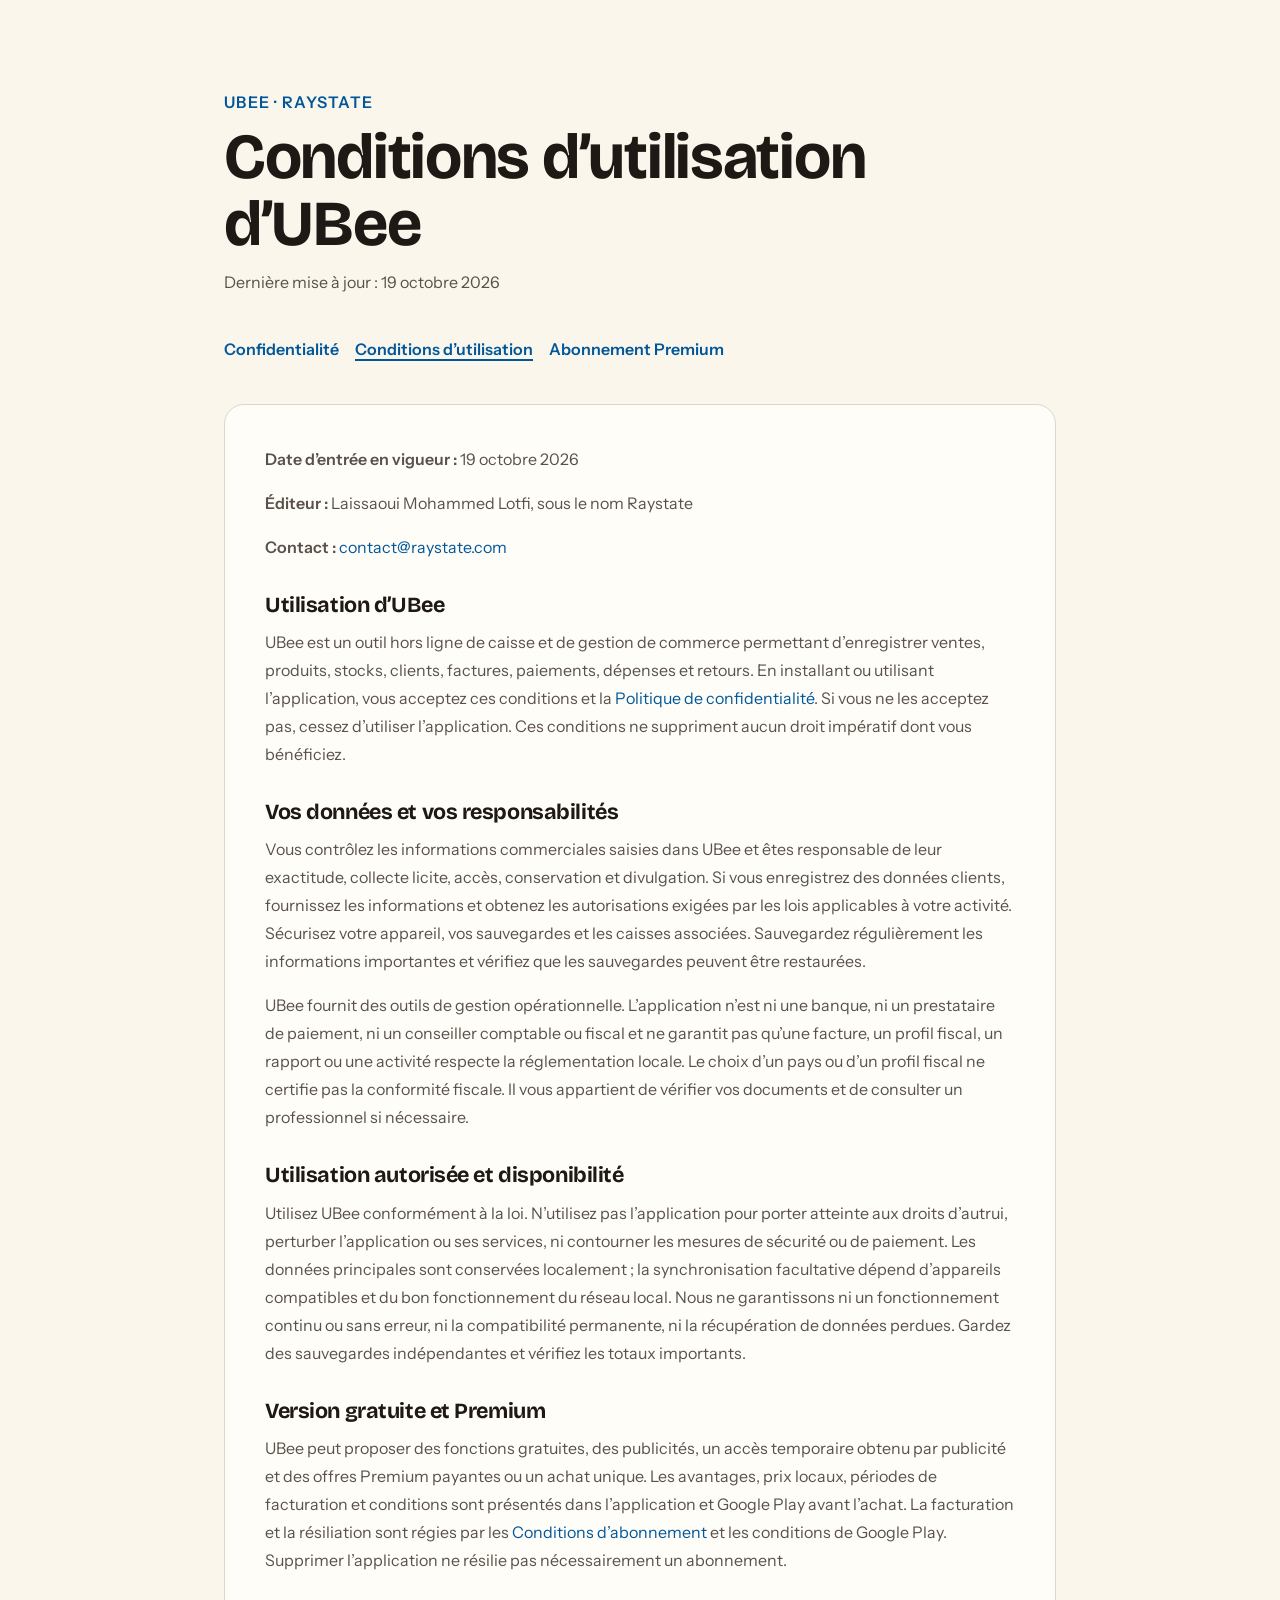
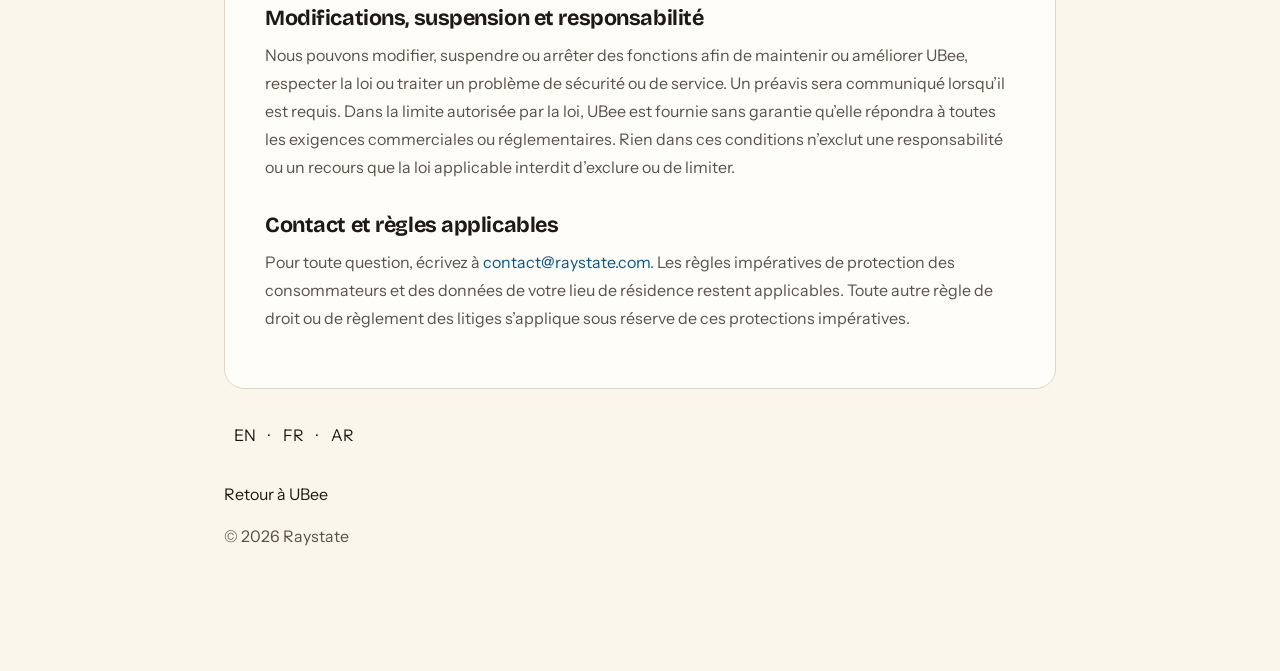
<file: legal/fr/terms-of-use/index.html>
<!doctype html>
<html lang="fr" dir="ltr">
<head>
  <meta charset="utf-8">
  <meta name="viewport" content="width=device-width, initial-scale=1">
  <meta name="theme-color" content="#f7f8f5">
  <meta name="description" content="Conditions d’utilisation d’UBee — UBee by Raystate.">
  <title>Conditions d’utilisation d’UBee | UBee by Raystate</title>
  <link rel="canonical" href="https://ubee.raystate.com/legal/fr/terms-of-use/">
  <link rel="alternate" hreflang="en" href="https://ubee.raystate.com/legal/en/terms-of-use/">
  <link rel="alternate" hreflang="fr" href="https://ubee.raystate.com/legal/fr/terms-of-use/">
  <link rel="alternate" hreflang="ar" href="https://ubee.raystate.com/legal/ar/terms-of-use/">
  <link rel="alternate" hreflang="x-default" href="https://ubee.raystate.com/legal/en/terms-of-use/">
  <link rel="stylesheet" href="../../../assets/styles.css">
  <link rel="icon" href="../../../assets/ubee-app-icon.png" type="image/png">
</head>
<body>
  <main class="legal-page">
    <div class="legal-wrap">
      <a class="legal-eyebrow" href="../../../fr/">UBee · Raystate</a>
      <h1>Conditions d’utilisation d’UBee</h1>
      <p class="legal-updated">Dernière mise à jour : 19 octobre 2026</p>
      <nav class="legal-nav" aria-label="Conditions d’utilisation d’UBee"><a href="../privacy-policy/">Confidentialité</a>
<a href="../terms-of-use/" aria-current="page">Conditions d’utilisation</a>
<a href="../subscription-terms/">Abonnement Premium</a></nav>
      <article class="legal-content"><p><strong>Date d’entrée en vigueur :</strong> 19 octobre 2026</p>
<p><strong>Éditeur :</strong> Laissaoui Mohammed Lotfi, sous le nom Raystate</p>
<p><strong>Contact :</strong> <a href="mailto:contact@raystate.com">contact@raystate.com</a></p>
<h2>Utilisation d’UBee</h2>
<p>UBee est un outil hors ligne de caisse et de gestion de commerce permettant d’enregistrer ventes, produits, stocks, clients, factures, paiements, dépenses et retours. En installant ou utilisant l’application, vous acceptez ces conditions et la <a href="../privacy-policy/">Politique de confidentialité</a>. Si vous ne les acceptez pas, cessez d’utiliser l’application. Ces conditions ne suppriment aucun droit impératif dont vous bénéficiez.</p>
<h2>Vos données et vos responsabilités</h2>
<p>Vous contrôlez les informations commerciales saisies dans UBee et êtes responsable de leur exactitude, collecte licite, accès, conservation et divulgation. Si vous enregistrez des données clients, fournissez les informations et obtenez les autorisations exigées par les lois applicables à votre activité. Sécurisez votre appareil, vos sauvegardes et les caisses associées. Sauvegardez régulièrement les informations importantes et vérifiez que les sauvegardes peuvent être restaurées.</p>
<p>UBee fournit des outils de gestion opérationnelle. L’application n’est ni une banque, ni un prestataire de paiement, ni un conseiller comptable ou fiscal et ne garantit pas qu’une facture, un profil fiscal, un rapport ou une activité respecte la réglementation locale. Le choix d’un pays ou d’un profil fiscal ne certifie pas la conformité fiscale. Il vous appartient de vérifier vos documents et de consulter un professionnel si nécessaire.</p>
<h2>Utilisation autorisée et disponibilité</h2>
<p>Utilisez UBee conformément à la loi. N’utilisez pas l’application pour porter atteinte aux droits d’autrui, perturber l’application ou ses services, ni contourner les mesures de sécurité ou de paiement. Les données principales sont conservées localement ; la synchronisation facultative dépend d’appareils compatibles et du bon fonctionnement du réseau local. Nous ne garantissons ni un fonctionnement continu ou sans erreur, ni la compatibilité permanente, ni la récupération de données perdues. Gardez des sauvegardes indépendantes et vérifiez les totaux importants.</p>
<h2>Version gratuite et Premium</h2>
<p>UBee peut proposer des fonctions gratuites, des publicités, un accès temporaire obtenu par publicité et des offres Premium payantes ou un achat unique. Les avantages, prix locaux, périodes de facturation et conditions sont présentés dans l’application et Google Play avant l’achat. La facturation et la résiliation sont régies par les <a href="../subscription-terms/">Conditions d’abonnement</a> et les conditions de Google Play. Supprimer l’application ne résilie pas nécessairement un abonnement.</p>
<h2>Modifications, suspension et responsabilité</h2>
<p>Nous pouvons modifier, suspendre ou arrêter des fonctions afin de maintenir ou améliorer UBee, respecter la loi ou traiter un problème de sécurité ou de service. Un préavis sera communiqué lorsqu’il est requis. Dans la limite autorisée par la loi, UBee est fournie sans garantie qu’elle répondra à toutes les exigences commerciales ou réglementaires. Rien dans ces conditions n’exclut une responsabilité ou un recours que la loi applicable interdit d’exclure ou de limiter.</p>
<h2>Contact et règles applicables</h2>
<p>Pour toute question, écrivez à <a href="mailto:contact@raystate.com">contact@raystate.com</a>. Les règles impératives de protection des consommateurs et des données de votre lieu de résidence restent applicables. Toute autre règle de droit ou de règlement des litiges s’applique sous réserve de ces protections impératives.</p></article>
      <p class="legal-locale"><a href="../../en/terms-of-use/" hreflang="en" lang="en">EN</a> · <a href="../../fr/terms-of-use/" hreflang="fr" lang="fr">FR</a> · <a href="../../ar/terms-of-use/" hreflang="ar" lang="ar">AR</a></p>
      <p><a href="../../../fr/">Retour à UBee</a></p>
      <footer class="legal-updated">© 2026 Raystate</footer>
    </div>
  </main>
</body>
</html>
</file>
<file: assets/styles.css>
@font-face {
  font-family: "Bricolage Grotesque";
  src: url("fonts/bricolage-latin.woff2") format("woff2");
  font-style: normal;
  font-weight: 600 700;
  font-display: swap;
  unicode-range: U+0000-00FF, U+0131, U+0152-0153, U+02BB-02BC, U+02C6, U+02DA, U+02DC, U+0304, U+0308, U+0329, U+2000-206F, U+20AC, U+2122, U+2191, U+2193, U+2212, U+2215, U+FEFF, U+FFFD;
}

@font-face {
  font-family: "Bricolage Grotesque";
  src: url("fonts/bricolage-latin-ext.woff2") format("woff2");
  font-style: normal;
  font-weight: 600 700;
  font-display: swap;
  unicode-range: U+0100-02BA, U+02BD-02C5, U+02C7-02CC, U+02CE-02D7, U+02DD-02FF, U+0304, U+0308, U+0329, U+1D00-1DBF, U+1E00-1E9F, U+1EF2-1EFF, U+2020, U+20A0-20AB, U+20AD-20C4, U+2113, U+2C60-2C7F, U+A720-A7FF;
}

@font-face {
  font-family: "Instrument Sans";
  src: url("fonts/instrument-latin.woff2") format("woff2");
  font-style: normal;
  font-weight: 400 600;
  font-display: swap;
  unicode-range: U+0000-00FF, U+0131, U+0152-0153, U+02BB-02BC, U+02C6, U+02DA, U+02DC, U+0304, U+0308, U+0329, U+2000-206F, U+20AC, U+2122, U+2191, U+2193, U+2212, U+2215, U+FEFF, U+FFFD;
}

@font-face {
  font-family: "Instrument Sans";
  src: url("fonts/instrument-latin-ext.woff2") format("woff2");
  font-style: normal;
  font-weight: 400 600;
  font-display: swap;
  unicode-range: U+0100-02BA, U+02BD-02C5, U+02C7-02CC, U+02CE-02D7, U+02DD-02FF, U+0304, U+0308, U+0329, U+1D00-1DBF, U+1E00-1E9F, U+1EF2-1EFF, U+2020, U+20A0-20AB, U+20AD-20C4, U+2113, U+2C60-2C7F, U+A720-A7FF;
}

@font-face {
  font-family: "IBM Plex Sans Arabic";
  src: url("fonts/ibm-plex-arabic-400.woff2") format("woff2");
  font-style: normal;
  font-weight: 400;
  font-display: swap;
  unicode-range: U+0600-06FF, U+0750-077F, U+0870-0891, U+0897-08E1, U+08E3-08FF, U+200C-200E, U+2010-2011, U+204F, U+2E41, U+FB50-FDFF, U+FE70-FE74, U+FE76-FEFC, U+102E0-102FB, U+10E60-10E7E, U+10EC2-10EC7, U+10EC9-10EEE, U+10EF0-10EFF, U+1EE00-1EE03, U+1EE05-1EE1F, U+1EE21-1EE22, U+1EE24, U+1EE27, U+1EE29-1EE32, U+1EE34-1EE37, U+1EE39, U+1EE3B, U+1EE42, U+1EE47, U+1EE49, U+1EE4B, U+1EE4D-1EE4F, U+1EE51-1EE52, U+1EE54, U+1EE57, U+1EE59, U+1EE5B, U+1EE5D, U+1EE5F, U+1EE61-1EE62, U+1EE64, U+1EE67-1EE6A, U+1EE6C-1EE72, U+1EE74-1EE77, U+1EE79-1EE7C, U+1EE7E, U+1EE80-1EE89, U+1EE8B-1EE9B, U+1EEA1-1EEA3, U+1EEA5-1EEA9, U+1EEAB-1EEBB, U+1EEF0-1EEF1;
}

@font-face {
  font-family: "IBM Plex Sans Arabic";
  src: url("fonts/ibm-plex-arabic-500.woff2") format("woff2");
  font-style: normal;
  font-weight: 500;
  font-display: swap;
  unicode-range: U+0600-06FF, U+0750-077F, U+0870-0891, U+0897-08E1, U+08E3-08FF, U+200C-200E, U+2010-2011, U+204F, U+2E41, U+FB50-FDFF, U+FE70-FE74, U+FE76-FEFC, U+102E0-102FB, U+10E60-10E7E, U+10EC2-10EC7, U+10EC9-10EEE, U+10EF0-10EFF, U+1EE00-1EE03, U+1EE05-1EE1F, U+1EE21-1EE22, U+1EE24, U+1EE27, U+1EE29-1EE32, U+1EE34-1EE37, U+1EE39, U+1EE3B, U+1EE42, U+1EE47, U+1EE49, U+1EE4B, U+1EE4D-1EE4F, U+1EE51-1EE52, U+1EE54, U+1EE57, U+1EE59, U+1EE5B, U+1EE5D, U+1EE5F, U+1EE61-1EE62, U+1EE64, U+1EE67-1EE6A, U+1EE6C-1EE72, U+1EE74-1EE77, U+1EE79-1EE7C, U+1EE7E, U+1EE80-1EE89, U+1EE8B-1EE9B, U+1EEA1-1EEA3, U+1EEA5-1EEA9, U+1EEAB-1EEBB, U+1EEF0-1EEF1;
}

@font-face {
  font-family: "IBM Plex Sans Arabic";
  src: url("fonts/ibm-plex-arabic-600.woff2") format("woff2");
  font-style: normal;
  font-weight: 600;
  font-display: swap;
  unicode-range: U+0600-06FF, U+0750-077F, U+0870-0891, U+0897-08E1, U+08E3-08FF, U+200C-200E, U+2010-2011, U+204F, U+2E41, U+FB50-FDFF, U+FE70-FE74, U+FE76-FEFC, U+102E0-102FB, U+10E60-10E7E, U+10EC2-10EC7, U+10EC9-10EEE, U+10EF0-10EFF, U+1EE00-1EE03, U+1EE05-1EE1F, U+1EE21-1EE22, U+1EE24, U+1EE27, U+1EE29-1EE32, U+1EE34-1EE37, U+1EE39, U+1EE3B, U+1EE42, U+1EE47, U+1EE49, U+1EE4B, U+1EE4D-1EE4F, U+1EE51-1EE52, U+1EE54, U+1EE57, U+1EE59, U+1EE5B, U+1EE5D, U+1EE5F, U+1EE61-1EE62, U+1EE64, U+1EE67-1EE6A, U+1EE6C-1EE72, U+1EE74-1EE77, U+1EE79-1EE7C, U+1EE7E, U+1EE80-1EE89, U+1EE8B-1EE9B, U+1EEA1-1EEA3, U+1EEA5-1EEA9, U+1EEAB-1EEBB, U+1EEF0-1EEF1;
}

@font-face {
  font-family: "IBM Plex Sans Arabic";
  src: url("fonts/ibm-plex-arabic-700.woff2") format("woff2");
  font-style: normal;
  font-weight: 700;
  font-display: swap;
  unicode-range: U+0600-06FF, U+0750-077F, U+0870-0891, U+0897-08E1, U+08E3-08FF, U+200C-200E, U+2010-2011, U+204F, U+2E41, U+FB50-FDFF, U+FE70-FE74, U+FE76-FEFC, U+102E0-102FB, U+10E60-10E7E, U+10EC2-10EC7, U+10EC9-10EEE, U+10EF0-10EFF, U+1EE00-1EE03, U+1EE05-1EE1F, U+1EE21-1EE22, U+1EE24, U+1EE27, U+1EE29-1EE32, U+1EE34-1EE37, U+1EE39, U+1EE3B, U+1EE42, U+1EE47, U+1EE49, U+1EE4B, U+1EE4D-1EE4F, U+1EE51-1EE52, U+1EE54, U+1EE57, U+1EE59, U+1EE5B, U+1EE5D, U+1EE5F, U+1EE61-1EE62, U+1EE64, U+1EE67-1EE6A, U+1EE6C-1EE72, U+1EE74-1EE77, U+1EE79-1EE7C, U+1EE7E, U+1EE80-1EE89, U+1EE8B-1EE9B, U+1EEA1-1EEA3, U+1EEA5-1EEA9, U+1EEAB-1EEBB, U+1EEF0-1EEF1;
}

:root {
  color-scheme: light;
  --background: oklch(0.975 0.014 85);
  --foreground: oklch(0.22 0.012 60);
  --card: oklch(0.993 0.006 85);
  --muted: oklch(0.44 0.015 60);
  --border: oklch(0.88 0.02 80);
  --primary: oklch(0.8 0.16 75);
  --primary-foreground: oklch(0.2 0.012 60);
  --ink: oklch(0.2 0.01 60);
  --ink-foreground: oklch(0.96 0.015 85);
  --ink-muted: oklch(0.78 0.015 80);
  --honey: oklch(0.83 0.15 80);
  --accent: oklch(0.45 0.13 250);
  --display: "Bricolage Grotesque", "IBM Plex Sans Arabic", system-ui, sans-serif;
  --sans: "Instrument Sans", "IBM Plex Sans Arabic", system-ui, sans-serif;
}

* { box-sizing: border-box; }
html { scroll-behavior: smooth; scroll-padding-top: 5.5rem; }
body {
  margin: 0;
  background: var(--background);
  color: var(--foreground);
  font-family: var(--sans);
  font-size: 1rem;
  line-height: 1.6;
  overflow-x: hidden;
}
img { max-width: 100%; }
a { color: inherit; text-decoration: none; }
a:focus-visible, button:focus-visible, summary:focus-visible {
  outline: 3px solid var(--accent);
  outline-offset: 3px;
}
h1, h2, h3, p, figure { margin-top: 0; }
h1, h2, h3 { font-family: var(--display); letter-spacing: -0.02em; line-height: 1.15; }
h1 { max-width: 13ch; margin-bottom: 0; font-size: clamp(2.65rem, 5.4vw, 4.25rem); }
h2 { margin-bottom: 0; font-size: clamp(2rem, 3.7vw, 3rem); }
h3 { margin-bottom: 0; font-size: 1.25rem; }
button, select { font: inherit; }
.skip-link {
  position: fixed; inset-block-start: 0.75rem; inset-inline-start: 0.75rem; z-index: 100;
  padding: 0.7rem 1rem; transform: translateY(-160%); border-radius: 0.65rem;
  background: var(--card); box-shadow: 0 5px 24px #20190f33;
}
.skip-link:focus { transform: translateY(0); }
.section-wrap { width: min(100% - 2rem, 72rem); margin-inline: auto; }
.site-header {
  position: sticky; inset-block-start: 0; z-index: 30;
  border-bottom: 1px solid color-mix(in oklch, var(--border) 80%, transparent);
  background: color-mix(in oklch, var(--background) 92%, transparent);
  backdrop-filter: blur(14px);
}
.header-inner {
  width: min(100% - 2rem, 72rem); min-height: 4.5rem; margin-inline: auto;
  display: flex; align-items: center; justify-content: space-between; gap: 1rem;
}
.brand { display: inline-flex; align-items: center; gap: 0.6rem; flex: 0 0 auto; font: 700 1.25rem var(--display); }
.brand img, .footer-brand img { width: 2.5rem; height: 2.5rem; border-radius: 0.75rem; }
.primary-nav, .header-actions, .language-nav { display: flex; align-items: center; gap: 0.4rem; }
.primary-nav a, .language-nav a {
  display: inline-flex; min-height: 2.75rem; align-items: center; justify-content: center;
  padding: 0.45rem 0.8rem; border-radius: 99px; color: var(--muted); font-size: 0.9rem; font-weight: 600;
  transition: background-color 160ms ease, color 160ms ease;
}
.primary-nav a:hover, .language-nav a:hover { background: color-mix(in oklch, var(--primary) 22%, transparent); color: var(--foreground); }
.language-nav a[aria-current="page"] { background: color-mix(in oklch, var(--primary) 35%, transparent); color: var(--foreground); }
.button {
  display: inline-flex; min-height: 2.75rem; align-items: center; justify-content: center; gap: 0.55rem;
  padding: 0.7rem 1.2rem; border: 1px solid transparent; border-radius: 99px;
  text-align: center; font-size: 0.93rem; font-weight: 700; line-height: 1.25;
  transition: transform 160ms ease, box-shadow 160ms ease, background-color 160ms ease;
}
.button:hover { transform: translateY(-2px); box-shadow: 0 7px 20px #291e1030; }
.button-dark { background: var(--ink); color: var(--ink-foreground); }
.button-outline { border-color: var(--border); background: var(--card); }
.button-outline:hover { background: color-mix(in oklch, var(--primary) 15%, var(--card)); }
.button-gold { background: var(--primary); color: var(--primary-foreground); }
.button-large { min-height: 3.1rem; padding-inline: 1.45rem; font-size: 1rem; }
.mobile-menu { display: none; }
.hero {
  min-height: 37rem; padding-block: clamp(3.5rem, 7vw, 6rem);
  display: grid; grid-template-columns: 1.05fr 1fr; align-items: center; gap: clamp(2rem, 5vw, 4.5rem);
}
.hero-copy { min-width: 0; }
.eyebrow {
  display: inline-flex; margin-bottom: 1.2rem; padding: 0.42rem 0.85rem; border-radius: 99px;
  background: color-mix(in oklch, var(--primary) 22%, var(--card)); color: var(--muted);
  font-size: 0.9rem; font-weight: 600;
}
.hero-description { max-width: 38rem; margin-block: 1.35rem 0; color: var(--muted); font-size: clamp(1.08rem, 1.8vw, 1.25rem); line-height: 1.7; }
.hero-actions { display: flex; flex-wrap: wrap; gap: 0.8rem; margin-top: 1.75rem; }
.hero-actions .button-outline span { font-size: 1.1em; }
.hero-art { position: relative; min-width: 0; }
.hero-art::before {
  position: absolute; z-index: -1; inset: 9% 8%; border-radius: 3rem;
  background: color-mix(in oklch, var(--honey) 34%, transparent); content: ""; filter: blur(3.5rem);
}
.hero-card { padding: clamp(1rem, 2.6vw, 1.5rem); border: 1px solid var(--border); border-radius: 1.75rem; background: var(--card); box-shadow: 0 18px 55px #291e1010; }
.hero-banner { display: block; width: 100%; height: auto; }
.hero-phones { display: flex; align-items: flex-end; justify-content: center; gap: clamp(0.7rem, 2vw, 1.4rem); margin-top: 1.2rem; }
.hero-phones img { width: 36%; max-width: 11rem; height: auto; border: 2px solid var(--ink); border-radius: 1rem; box-shadow: 0 10px 25px #20190f30; }
.hero-phones img + img { transform: translateY(0.8rem); }
.features-section { width: 100%; padding-block: clamp(4rem, 7vw, 6rem); border-block: 1px solid var(--border); background: var(--card); }
.features-section > *, .gallery-section > * { width: min(100% - 2rem, 72rem); margin-inline: auto; }
.section-heading { max-width: 72rem; }
.section-heading > p { margin-block: 0.8rem 0; color: var(--muted); font-size: 1.08rem; }
.feature-grid {
  display: grid; grid-template-columns: repeat(3, minmax(0, 1fr)); gap: 1.1rem;
  margin-block: 2.7rem 0; padding: 0; list-style: none;
}
.feature-card { min-height: 13.5rem; padding: 1.45rem; border: 1px solid var(--border); border-radius: 1.2rem; background: var(--background); }
.icon-box { display: inline-grid; width: 2.8rem; height: 2.8rem; place-items: center; border-radius: 0.8rem; background: var(--primary); color: var(--primary-foreground); }
.feature-icon { width: 1.35rem; height: 1.35rem; flex: 0 0 auto; }
.feature-card h3 { margin-top: 1rem; }
.feature-card p { margin-block: 0.5rem 0; color: var(--muted); line-height: 1.55; }
.capability-card { padding: 1.45rem; border-radius: 1.2rem; background: var(--ink); color: var(--ink-foreground); }
.capability-card ul { display: grid; gap: 0.9rem; margin: 1rem 0 0; padding: 0; list-style: none; }
.capability-card li { display: flex; align-items: flex-start; gap: 0.75rem; color: var(--ink-muted); }
.capability-card .feature-icon { color: var(--honey); }
.gallery-section { width: 100%; padding-block: clamp(4rem, 7vw, 6rem); }
.gallery-grid { display: grid; grid-template-columns: repeat(2, minmax(0, 1fr)); gap: 1.3rem; margin-block: 2.4rem 0; padding: 0; list-style: none; }
.gallery-grid figure { margin: 0; }
.phone-frame { overflow: hidden; border: 5px solid var(--ink); border-radius: 1.25rem; background: var(--ink); box-shadow: 0 10px 24px #20190f20; }
.phone-frame img { display: block; width: 100%; height: auto; object-fit: contain; }
.gallery-grid figcaption { margin-top: 0.75rem; font-size: 0.9rem; font-weight: 600; line-height: 1.4; }
.contact-section { padding-block: 0 5rem; }
.contact-card {
  display: grid; grid-template-columns: 1.2fr 1fr; align-items: center; gap: 2rem;
  padding: clamp(1.5rem, 4vw, 3rem); border-radius: 1.7rem; background: var(--ink); color: var(--ink-foreground);
}
.contact-copy p { max-width: 34rem; margin-block: 0.8rem 0; color: var(--ink-muted); font-size: 1.08rem; }
.contact-copy .button { margin-top: 1.5rem; }
.contact-list, .site-footer ul { display: grid; gap: 0.65rem; margin: 0; padding: 0; list-style: none; }
.contact-list a {
  display: flex; min-height: 3.7rem; align-items: center; gap: 0.9rem; padding: 0.7rem 1rem;
  border: 1px solid color-mix(in oklch, var(--ink-foreground) 18%, transparent); border-radius: 1rem;
  transition: background-color 160ms ease;
}
.contact-list a:hover { background: color-mix(in oklch, var(--ink-foreground) 9%, transparent); }
.contact-list strong, .contact-list bdi { display: block; }
.contact-list bdi { color: var(--ink-muted); font-size: 0.9rem; }
.contact-icon { display: inline-grid; width: 2rem; height: 2rem; flex: 0 0 auto; place-items: center; color: var(--honey); font-size: 1.3rem; }
.site-footer { border-top: 1px solid var(--border); background: var(--card); }
.footer-grid { display: grid; grid-template-columns: 2fr 1fr 1fr; gap: 2rem; width: min(100% - 2rem, 72rem); margin-inline: auto; padding-block: 2.5rem; }
.footer-brand { display: flex; align-items: flex-start; gap: 0.8rem; }
.footer-brand p { margin: 0; color: var(--muted); }
.site-footer h2 { margin: 0; font: 700 0.95rem var(--sans); }
.site-footer ul { gap: 0.4rem; margin-top: 0.8rem; color: var(--muted); font-size: 0.9rem; }
.site-footer a:hover { color: var(--foreground); text-decoration: underline; text-underline-offset: 0.18em; }
.legal-page { min-height: 65vh; padding-block: clamp(3rem, 7vw, 6rem); }
.legal-wrap { width: min(100% - 2rem, 52rem); margin-inline: auto; }
.legal-eyebrow { color: var(--accent); font-weight: 700; letter-spacing: 0.08em; text-transform: uppercase; }
.legal-wrap h1 { max-width: 18ch; margin: 0.5rem 0 0.75rem; font-size: clamp(2.25rem, 6vw, 4rem); line-height: 1.05; }
.legal-updated { color: var(--muted); margin-bottom: 2rem; }
.legal-nav { display: flex; flex-wrap: wrap; gap: 0.6rem 1rem; margin-block: 1.5rem 2rem; }
.legal-nav a { color: var(--accent); font-weight: 600; padding-block: 0.6rem; }
.legal-nav a[aria-current="page"] { text-decoration: underline; text-decoration-thickness: 0.15em; text-underline-offset: 0.25em; }
.legal-wrap { overflow-wrap: anywhere; }
.legal-locale a { display: inline-block; padding: 0.6rem; }
.legal-content { padding: clamp(1.25rem, 4vw, 2.5rem); border: 1px solid var(--border); border-radius: 1.25rem; background: var(--card); }
.legal-content h2 { margin: 2rem 0 0.65rem; font-size: 1.35rem; }
.legal-content h2:first-child { margin-top: 0; }
.legal-content p, .legal-content li { color: var(--muted); line-height: 1.75; }
.legal-content a { color: var(--accent); text-underline-offset: 0.2em; }
.legal-content ul { padding-inline-start: 1.35rem; }
.legal-locale { margin-block: 1.5rem; }
[dir="rtl"] .legal-wrap h1 { max-width: 22ch; }
.copyright { margin: 0; padding: 1rem; border-top: 1px solid var(--border); color: var(--muted); text-align: center; font-size: 0.87rem; }
.not-found { min-height: 100vh; display: flex; flex-direction: column; align-items: flex-start; justify-content: center; gap: 1.2rem; padding-block: 3rem; }
.not-found .eyebrow, .not-found h1, .not-found p { margin-bottom: 0; }

html[dir="rtl"] h1, html[dir="rtl"] h2, html[dir="rtl"] h3 { letter-spacing: 0; line-height: 1.35; }
html[dir="rtl"] body { font-size: 1.03rem; }
html[dir="rtl"] .hero-actions, html[dir="rtl"] .contact-list a { direction: rtl; }
html[dir="rtl"] .brand span, bdi, .copyright { unicode-bidi: isolate; }

@media (min-width: 700px) {
  .gallery-grid { grid-template-columns: repeat(3, minmax(0, 1fr)); gap: 1.5rem; }
}
@media (min-width: 1080px) {
  .gallery-grid { grid-template-columns: repeat(5, minmax(0, 1fr)); }
}
@media (max-width: 850px) {
  .primary-nav, .header-actions { display: none; }
  .mobile-menu { position: relative; display: block; }
  .mobile-menu > summary {
    display: flex; min-height: 2.75rem; align-items: center; gap: 0.6rem; padding: 0.5rem 0.85rem;
    border: 1px solid var(--border); border-radius: 99px; background: var(--card); cursor: pointer;
    font-size: 0.9rem; font-weight: 600; list-style: none;
  }
  .mobile-menu > summary::-webkit-details-marker { display: none; }
  .menu-glyph { display: grid; gap: 4px; }
  .menu-glyph i { display: block; width: 1rem; height: 2px; border-radius: 2px; background: currentColor; }
  .mobile-panel {
    position: absolute; inset-block-start: calc(100% + 0.6rem); inset-inline-end: 0; z-index: 40;
    display: grid; width: min(22rem, calc(100vw - 2rem)); gap: 1rem; padding: 1rem;
    border: 1px solid var(--border); border-radius: 1rem; background: var(--card); box-shadow: 0 16px 45px #20190f24;
  }
  .mobile-links { display: grid; }
  .mobile-links a { min-height: 2.8rem; display: flex; align-items: center; padding-inline: 0.6rem; border-radius: 0.6rem; }
  .mobile-links a:hover { background: color-mix(in oklch, var(--primary) 17%, var(--card)); }
  .hero { grid-template-columns: 1fr; gap: 2.8rem; }
  .hero-copy { max-width: 48rem; }
  .hero-art { width: min(100%, 43rem); margin-inline: auto; }
}
@media (max-width: 640px) {
  .section-wrap, .header-inner, .features-section > *, .gallery-section > *, .footer-grid { width: min(100% - 1.25rem, 72rem); }
  .header-inner { min-height: 4.15rem; }
  .brand { font-size: 1.15rem; }
  .brand img { width: 2.25rem; height: 2.25rem; }
  .hero { min-height: 0; padding-block: 3rem 4rem; }
  h1 { font-size: clamp(2.4rem, 11vw, 3.3rem); }
  .hero-description { font-size: 1.04rem; }
  .hero-actions { align-items: stretch; }
  .hero-actions .button { flex: 1 1 100%; }
  .hero-card { padding: 0.8rem; border-radius: 1.2rem; }
  .hero-phones img { width: 38%; }
  .feature-grid { grid-template-columns: 1fr; margin-top: 1.8rem; }
  .feature-card { min-height: 0; }
  .gallery-grid { gap: 0.9rem; margin-top: 1.8rem; }
  .phone-frame { border-width: 3px; border-radius: 0.9rem; }
  .gallery-grid figcaption { font-size: 0.82rem; }
  .contact-card { grid-template-columns: 1fr; gap: 1.6rem; }
  .footer-grid { grid-template-columns: 1fr 1fr; gap: 1.4rem; }
  .footer-brand { grid-column: 1 / -1; }
}
@media (max-width: 360px) {
  .mobile-menu > summary { padding-inline: 0.65rem; }
  .gallery-grid { grid-template-columns: 1fr; }
  .phone-frame { width: min(78%, 17rem); margin-inline: auto; }
  .gallery-grid figcaption { text-align: center; }
  .footer-grid { grid-template-columns: 1fr; }
  .footer-brand { grid-column: auto; }
}
@media (prefers-reduced-motion: reduce) {
  html { scroll-behavior: auto; }
  *, *::before, *::after { scroll-behavior: auto !important; transition-duration: 0.01ms !important; animation-duration: 0.01ms !important; animation-iteration-count: 1 !important; }
}
</file>
